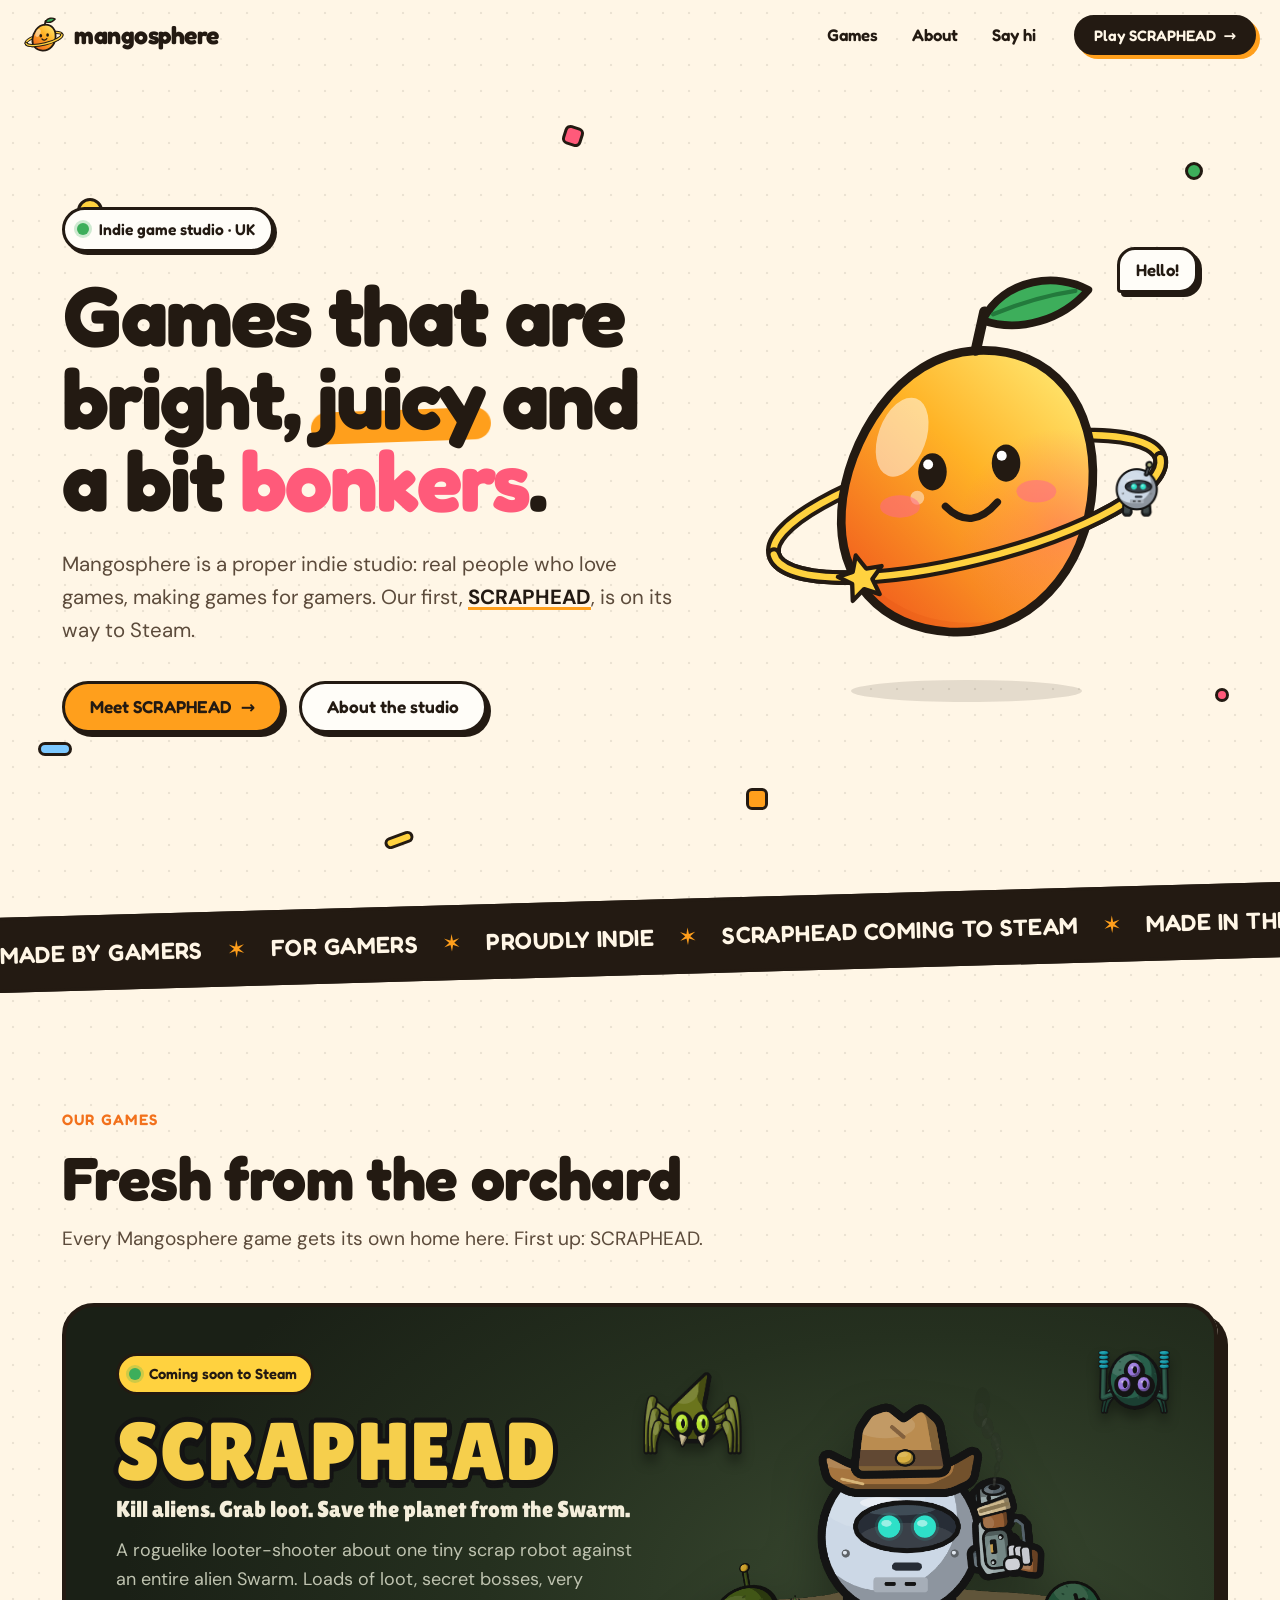
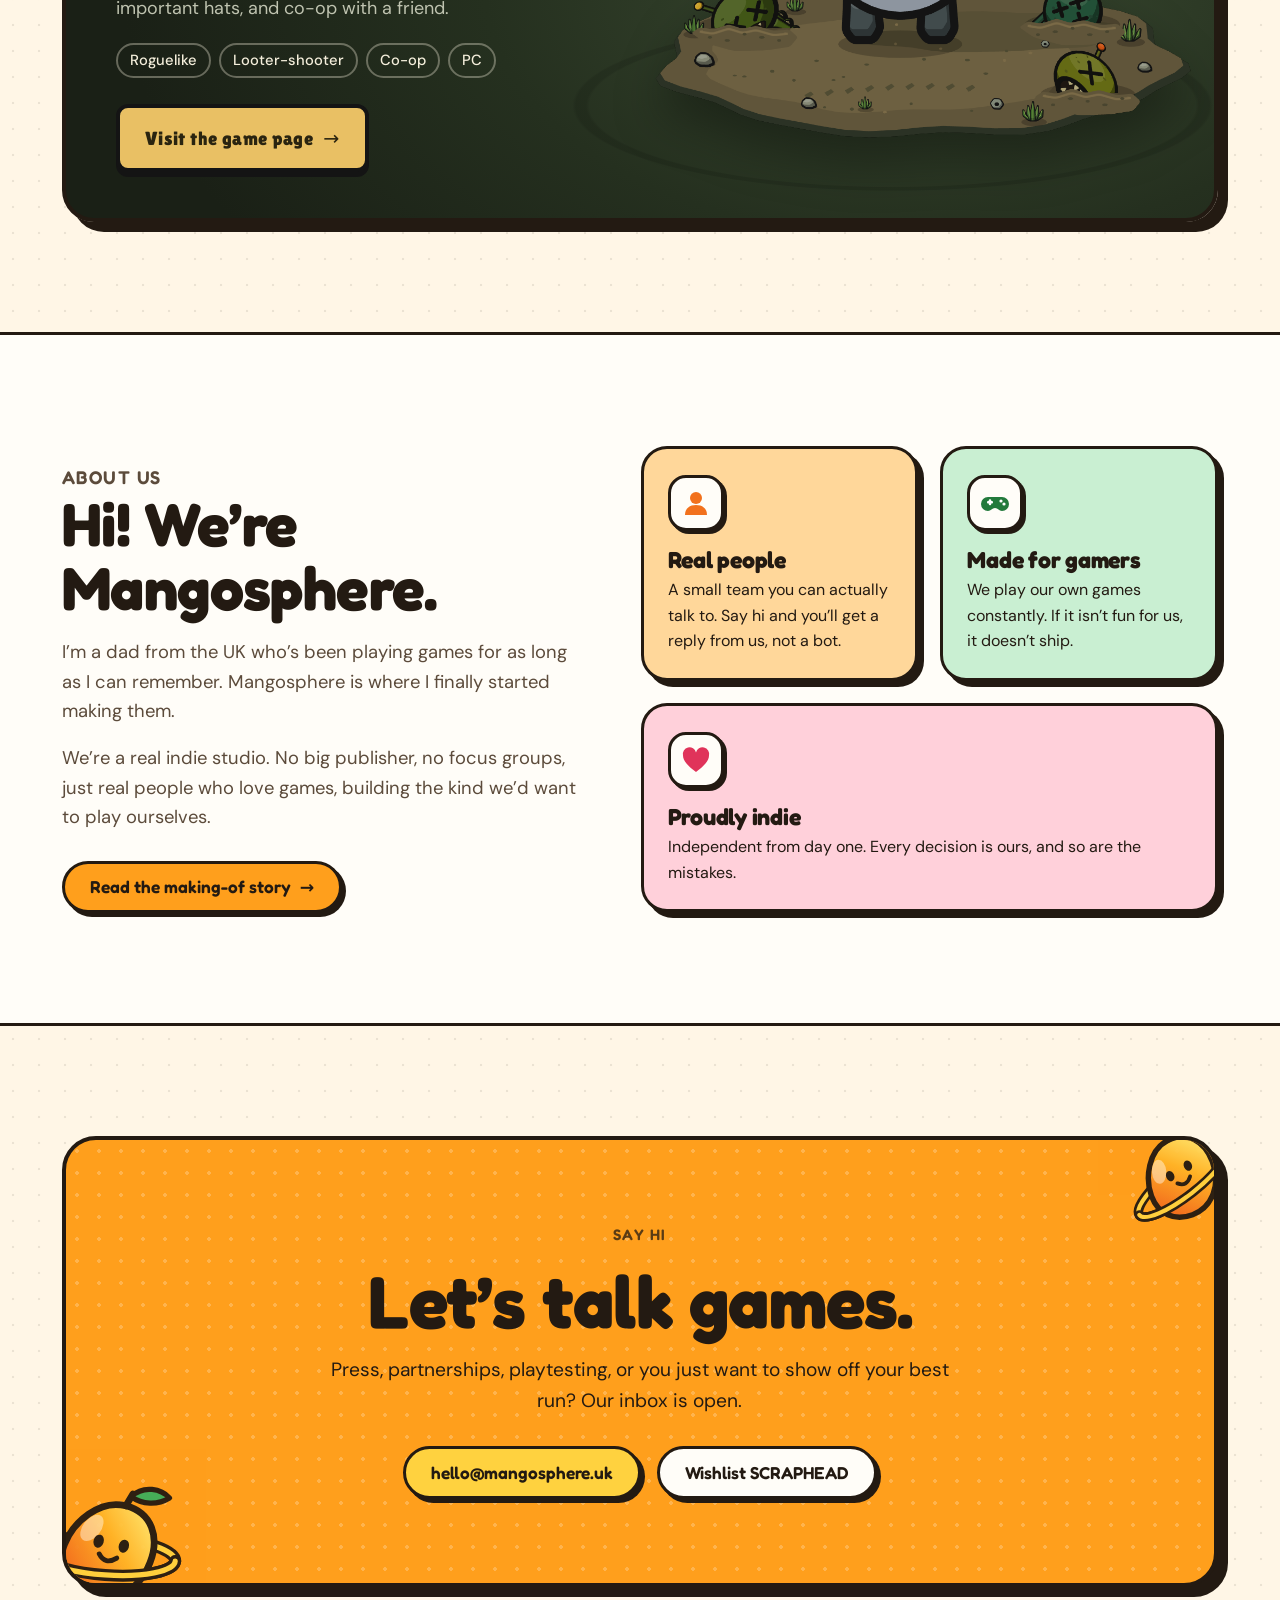
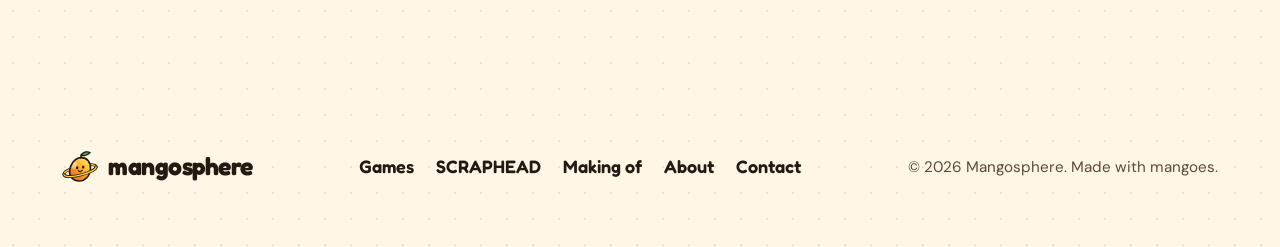
<file: index.html>
<!DOCTYPE html>
<html lang="en">
<head>
  <meta charset="UTF-8" />
  <meta name="viewport" content="width=device-width, initial-scale=1" />
  <title>Mangosphere · independent game studio</title>
  <meta name="description" content="Mangosphere is a UK indie game studio: real people who love games, making games for gamers. Our first game, SCRAPHEAD, is coming to Steam." />
  <meta name="theme-color" content="#fff6e6" />
  <link rel="canonical" href="https://mangosphere.uk/" />
  <meta property="og:title" content="Mangosphere · independent game studio" />
  <meta property="og:description" content="A UK indie studio making games for gamers. Our first, SCRAPHEAD, is coming to Steam." />
  <meta property="og:image" content="https://mangosphere.uk/games/scraphead/img/robot/tableau-cowboy.webp" />
  <meta property="og:url" content="https://mangosphere.uk/" />
  <meta property="og:type" content="website" />
  <meta name="twitter:card" content="summary_large_image" />
  <link rel="icon" href="img/mango.svg" type="image/svg+xml" />

  <link rel="preconnect" href="https://fonts.googleapis.com" />
  <link rel="preconnect" href="https://fonts.gstatic.com" crossorigin />
  <link href="https://fonts.googleapis.com/css2?family=DM+Sans:opsz,wght@9..40,400;9..40,500;9..40,700&family=Fredoka:wght@500;600;700&family=Lilita+One&display=swap" rel="stylesheet" />
  <link rel="stylesheet" href="css/studio.css" />
</head>
<body>

<a class="skip" href="#games">Skip to content</a>

<!-- ============ NAV ============ -->
<header class="nav" id="nav">
  <a class="brand" href="#top" aria-label="Mangosphere home">
    <img src="img/mango.svg" alt="" width="40" height="40" />
    <span>mangosphere</span>
  </a>
  <nav class="nav-links" aria-label="Main">
    <a href="#games">Games</a>
    <a href="#studio">About</a>
    <a href="#contact">Say hi</a>
  </nav>
  <a class="btn btn-ink btn-sm" href="games/scraphead/">Play SCRAPHEAD<span class="arrow" aria-hidden="true">&rarr;</span></a>
</header>

<main>

<!-- ============ HERO ============ -->
<section class="hero" id="top">
  <div class="confetti" aria-hidden="true">
    <i class="c c1"></i><i class="c c2"></i><i class="c c3"></i><i class="c c4"></i><i class="c c5"></i><i class="c c6"></i><i class="c c7"></i>
  </div>
  <div class="wrap hero-grid">
    <div class="hero-copy">
      <p class="pill"><span class="dot" aria-hidden="true"></span>Indie game studio &middot; UK</p>
      <h1>Games that are bright, <span class="hl">juicy</span> and a bit <span class="wiggle">b<i>o</i>nk<i>e</i>rs</span>.</h1>
      <p class="lead">Mangosphere is a proper indie studio: real people who love games, making games for gamers. Our first, <a href="games/scraphead/">SCRAPHEAD</a>, is on its way to Steam.</p>
      <div class="cta-row">
        <a class="btn btn-mango" href="games/scraphead/">Meet SCRAPHEAD<span class="arrow" aria-hidden="true">&rarr;</span></a>
        <a class="btn btn-ghost" href="#studio">About the studio</a>
      </div>
    </div>

    <div class="mascot-wrap">
      <p class="bubble" id="bubble" aria-live="polite">Hello!</p>
      <button class="mascot" id="mascot" type="button" aria-label="Poke the Mangosphere mango">
        <svg viewBox="-8 -2 116 104" aria-hidden="true">
          <defs>
            <linearGradient id="mg" x1=".85" y1=".1" x2=".15" y2=".9">
              <stop offset="0" stop-color="#ffe066" />
              <stop offset=".42" stop-color="#ffb326" />
              <stop offset="1" stop-color="#f2621e" />
            </linearGradient>
            <radialGradient id="blush" cx=".5" cy=".5" r=".5">
              <stop offset="0" stop-color="#ff4f7b" stop-opacity=".42" />
              <stop offset="1" stop-color="#ff4f7b" stop-opacity="0" />
            </radialGradient>
            <clipPath id="fruit-clip">
              <path d="M52 24 C70 23 80 37 79 55 C78 75 64 90 46 89 C30 88 20 77 21 61 C22 45 34 25 52 24 Z" />
            </clipPath>
            <clipPath id="front-half"><rect x="-30" y="60" width="160" height="60" /></clipPath>
            <clipPath id="back-half"><rect x="-30" y="-40" width="160" height="100" /></clipPath>
            <path id="orbit" d="M4 60 A46 12.5 0 1 0 96 60 A46 12.5 0 1 0 4 60" />
            <g id="orb-star">
              <path d="M0 -5.2 L1.6 -1.7 5.2 -1.4 2.4 1 3.2 4.8 0 2.8 -3.2 4.8 -2.4 1 -5.2 -1.4 -1.6 -1.7Z" fill="#ffd23f" stroke="#231a12" stroke-width="1" stroke-linejoin="round" />
            </g>
            <g id="orb-moon">
              <circle r="3.6" fill="#ff5a7a" stroke="#231a12" stroke-width="1" />
              <circle cx="-1.1" cy="-.9" r=".9" fill="#ffb3c2" />
            </g>
            <g id="orb-robot">
              <image href="games/scraphead/img/robot/chassis-scrapper.webp" x="-9" y="-11" width="18" height="18" transform="rotate(14)" />
            </g>
          </defs>

          <!-- ring, back half (+ orbiters passing behind) -->
          <g transform="rotate(-14 50 60)">
            <ellipse cx="50" cy="60" rx="46" ry="12.5" fill="none" stroke="#231a12" stroke-width="3.4" />
            <ellipse cx="50" cy="60" rx="46" ry="12.5" fill="none" stroke="#ffd23f" stroke-width="1.5" />
            <g clip-path="url(#back-half)">
              <use href="#orb-star"><animateMotion dur="14s" repeatCount="indefinite"><mpath href="#orbit" /></animateMotion></use>
              <use href="#orb-robot"><animateMotion dur="14s" begin="-4.7s" repeatCount="indefinite"><mpath href="#orbit" /></animateMotion></use>
              <use href="#orb-moon"><animateMotion dur="14s" begin="-9.3s" repeatCount="indefinite"><mpath href="#orbit" /></animateMotion></use>
            </g>
          </g>

          <!-- the fruit -->
          <g class="fruit">
            <path d="M52 24 C70 23 80 37 79 55 C78 75 64 90 46 89 C30 88 20 77 21 61 C22 45 34 25 52 24 Z" fill="url(#mg)" />
            <g clip-path="url(#fruit-clip)">
              <circle cx="72" cy="66" r="24" fill="url(#blush)" />
              <path d="M22 70 C30 86 50 92 70 82 L80 100 L10 100Z" fill="#d9480f" opacity=".18" />
            </g>
            <path d="M52 24 C70 23 80 37 79 55 C78 75 64 90 46 89 C30 88 20 77 21 61 C22 45 34 25 52 24 Z" fill="none" stroke="#231a12" stroke-width="2" stroke-linejoin="round" />
            <ellipse cx="35" cy="44" rx="5.5" ry="9.5" transform="rotate(20 35 44)" fill="#fff" opacity=".5" />
            <circle cx="38.5" cy="58" r="1.6" fill="#fff" opacity=".45" />
            <path d="M52 24 L54 15" stroke="#231a12" stroke-width="2.4" stroke-linecap="round" />
            <g class="leaf">
              <path d="M53.5 17 C59 7 71 6 78 10 C72 17 62 20 53.5 17 Z" fill="#3dae5b" stroke="#231a12" stroke-width="1.8" stroke-linejoin="round" />
              <path d="M56 15.6 Q66 11.5 75 10.2" fill="none" stroke="#237a3c" stroke-width="1" stroke-linecap="round" />
            </g>
            <g class="face" id="face">
              <ellipse cx="34.5" cy="60" rx="4.6" ry="2.6" fill="#ff6b8b" opacity=".55" />
              <ellipse cx="66" cy="56.5" rx="4.6" ry="2.6" fill="#ff6b8b" opacity=".55" />
              <g class="eye"><g class="pupil"><ellipse cx="42" cy="52" rx="3.3" ry="4.3" fill="#231a12" /><circle cx="41" cy="50.3" r="1.15" fill="#fff" /></g></g>
              <g class="eye"><g class="pupil"><ellipse cx="59" cy="50" rx="3.3" ry="4.3" fill="#231a12" /><circle cx="58" cy="48.3" r="1.15" fill="#fff" /></g></g>
              <path class="mouth" id="mouth" d="M45 60 Q51 66 57 59" fill="none" stroke="#231a12" stroke-width="1.7" stroke-linecap="round" stroke-linejoin="round" />
            </g>
          </g>

          <!-- ring, front half (+ orbiters passing in front) -->
          <g transform="rotate(-14 50 60)">
            <path d="M4 60 A46 12.5 0 0 0 96 60" fill="none" stroke="#231a12" stroke-width="3.4" stroke-linecap="round" />
            <path d="M4 60 A46 12.5 0 0 0 96 60" fill="none" stroke="#ffd23f" stroke-width="1.5" stroke-linecap="round" />
            <g clip-path="url(#front-half)">
              <use href="#orb-star"><animateMotion dur="14s" repeatCount="indefinite"><mpath href="#orbit" /></animateMotion></use>
              <use href="#orb-robot"><animateMotion dur="14s" begin="-4.7s" repeatCount="indefinite"><mpath href="#orbit" /></animateMotion></use>
              <use href="#orb-moon"><animateMotion dur="14s" begin="-9.3s" repeatCount="indefinite"><mpath href="#orbit" /></animateMotion></use>
            </g>
          </g>
        </svg>
      </button>
      <div class="mascot-shadow" aria-hidden="true"></div>
    </div>
  </div>
</section>

<!-- ============ MARQUEE ============ -->
<div class="band-clip" aria-hidden="true">
<div class="band">
  <div class="band-track">
    <span>Made by gamers</span><b>&#10038;</b><span>For gamers</span><b>&#10038;</b><span>Proudly indie</span><b>&#10038;</b><span>SCRAPHEAD coming to Steam</span><b>&#10038;</b><span>Made in the UK</span><b>&#10038;</b>
    <span>Made by gamers</span><b>&#10038;</b><span>For gamers</span><b>&#10038;</b><span>Proudly indie</span><b>&#10038;</b><span>SCRAPHEAD coming to Steam</span><b>&#10038;</b><span>Made in the UK</span><b>&#10038;</b>
  </div>
</div>
</div>

<!-- ============ GAMES ============ -->
<section class="games" id="games">
  <div class="wrap">
    <header class="sec-head reveal">
      <p class="kicker">Our games</p>
      <h2>Fresh from the orchard</h2>
      <p class="sec-lead">Every Mangosphere game gets its own home here. First up: SCRAPHEAD.</p>
    </header>

    <!--
      To add a new game: copy the .game-feature card below, point it at
      games/<your-game>/ and build that page from games/scraphead/ as a template.
    -->
    <a class="game-feature reveal" href="games/scraphead/" id="scraphead-card">
      <div class="gf-copy">
        <span class="badge"><span class="dot" aria-hidden="true"></span>Coming soon to Steam</span>
        <h3 class="gf-title">SCRAPHEAD</h3>
        <p class="gf-tag">Kill aliens. Grab loot. Save the planet from the Swarm.</p>
        <p class="gf-body">A roguelike looter-shooter about one tiny scrap robot against an entire alien Swarm. Loads of loot, secret bosses, very important hats, and co-op with a friend.</p>
        <ul class="tags">
          <li>Roguelike</li><li>Looter-shooter</li><li>Co-op</li><li>PC</li>
        </ul>
        <span class="gf-go">Visit the game page<span class="arrow" aria-hidden="true">&rarr;</span></span>
      </div>
      <div class="gf-art">
        <img class="gf-robot" src="games/scraphead/img/robot/tableau-cowboy.webp" width="1015" height="668" alt="SCRAPHEAD's robot hero in a cowboy hat with a smoking pistol, standing over defeated aliens" />
        <img class="gf-alien a1" src="games/scraphead/img/aliens/alien-skitterling.webp" alt="" />
        <img class="gf-alien a2" src="games/scraphead/img/aliens/alien-shooter.webp" alt="" />
      </div>
    </a>

  </div>
</section>

<!-- ============ STUDIO ============ -->
<section class="studio" id="studio">
  <div class="wrap studio-grid">
    <div class="studio-copy reveal">
      <p class="kicker">About us</p>
      <h2>Hi! We&rsquo;re Mangosphere.</h2>
      <p>I&rsquo;m a dad from the UK who&rsquo;s been playing games for as long as I can remember. Mangosphere is where I finally started making them.</p>
      <p>We&rsquo;re a real indie studio. No big publisher, no focus groups, just real people who love games, building the kind we&rsquo;d want to play ourselves.</p>
      <a class="btn btn-mango story-link" href="games/scraphead/making-of/">Read the making-of story<span class="arrow" aria-hidden="true">&rarr;</span></a>
    </div>
    <div class="values">
      <article class="value v-mango reveal">
        <span class="v-icon" aria-hidden="true"><svg viewBox="0 0 32 32"><circle cx="16" cy="11" r="6" /><path d="M5 28 C5 21 10 18 16 18 C22 18 27 21 27 28 Z" /></svg></span>
        <h3>Real people</h3>
        <p>A small team you can actually talk to. Say hi and you&rsquo;ll get a reply from us, not a bot.</p>
      </article>
      <article class="value v-leaf reveal">
        <span class="v-icon" aria-hidden="true"><svg viewBox="0 0 32 32"><path d="M9 10 H23 A7 7 0 0 1 23 24 C20 24 19 21 16 21 C13 21 12 24 9 24 A7 7 0 0 1 9 10 Z" /><rect x="8" y="14" width="6" height="2.4" rx="1" fill="#fff" /><rect x="9.8" y="12.2" width="2.4" height="6" rx="1" fill="#fff" /><circle cx="22" cy="14" r="1.6" fill="#fff" /><circle cx="25" cy="17" r="1.6" fill="#fff" /></svg></span>
        <h3>Made for gamers</h3>
        <p>We play our own games constantly. If it isn&rsquo;t fun for us, it doesn&rsquo;t ship.</p>
      </article>
      <article class="value v-berry reveal">
        <span class="v-icon" aria-hidden="true"><svg viewBox="0 0 32 32"><path d="M16 28 C8 22 3 17 3 11.5 A6.5 6.5 0 0 1 16 8.5 A6.5 6.5 0 0 1 29 11.5 C29 17 24 22 16 28 Z" /></svg></span>
        <h3>Proudly indie</h3>
        <p>Independent from day one. Every decision is ours, and so are the mistakes.</p>
      </article>
    </div>
  </div>
</section>

<!-- ============ CONTACT ============ -->
<section class="contact" id="contact">
  <div class="wrap">
    <div class="contact-card reveal">
      <img class="contact-mango m1" src="img/mango.svg" alt="" aria-hidden="true" />
      <img class="contact-mango m2" src="img/mango.svg" alt="" aria-hidden="true" />
      <p class="kicker">Say hi</p>
      <h2>Let&rsquo;s talk games.</h2>
      <p>Press, partnerships, playtesting, or you just want to show off your best run? Our inbox is open.</p>
      <div class="cta-row center">
        <a class="btn btn-sun js-email" href="mailto:hello@mangosphere.uk">hello@mangosphere.uk</a>
        <a class="btn btn-ghost" href="games/scraphead/#wishlist">Wishlist SCRAPHEAD</a>
      </div>
    </div>
  </div>
</section>

</main>

<footer class="foot">
  <div class="wrap foot-inner">
    <a class="brand" href="#top">
      <img src="img/mango.svg" alt="" width="36" height="36" />
      <span>mangosphere</span>
    </a>
    <nav class="foot-links" aria-label="Footer">
      <a href="#games">Games</a>
      <a href="games/scraphead/">SCRAPHEAD</a>
      <a href="games/scraphead/making-of/">Making of</a>
      <a href="#studio">About</a>
      <a href="#contact">Contact</a>
    </nav>
    <p class="foot-small">&copy; <span class="js-year">2026</span> Mangosphere. Made with mangoes.</p>
  </div>
</footer>

<script src="js/studio.js"></script>
</body>
</html>
</file>
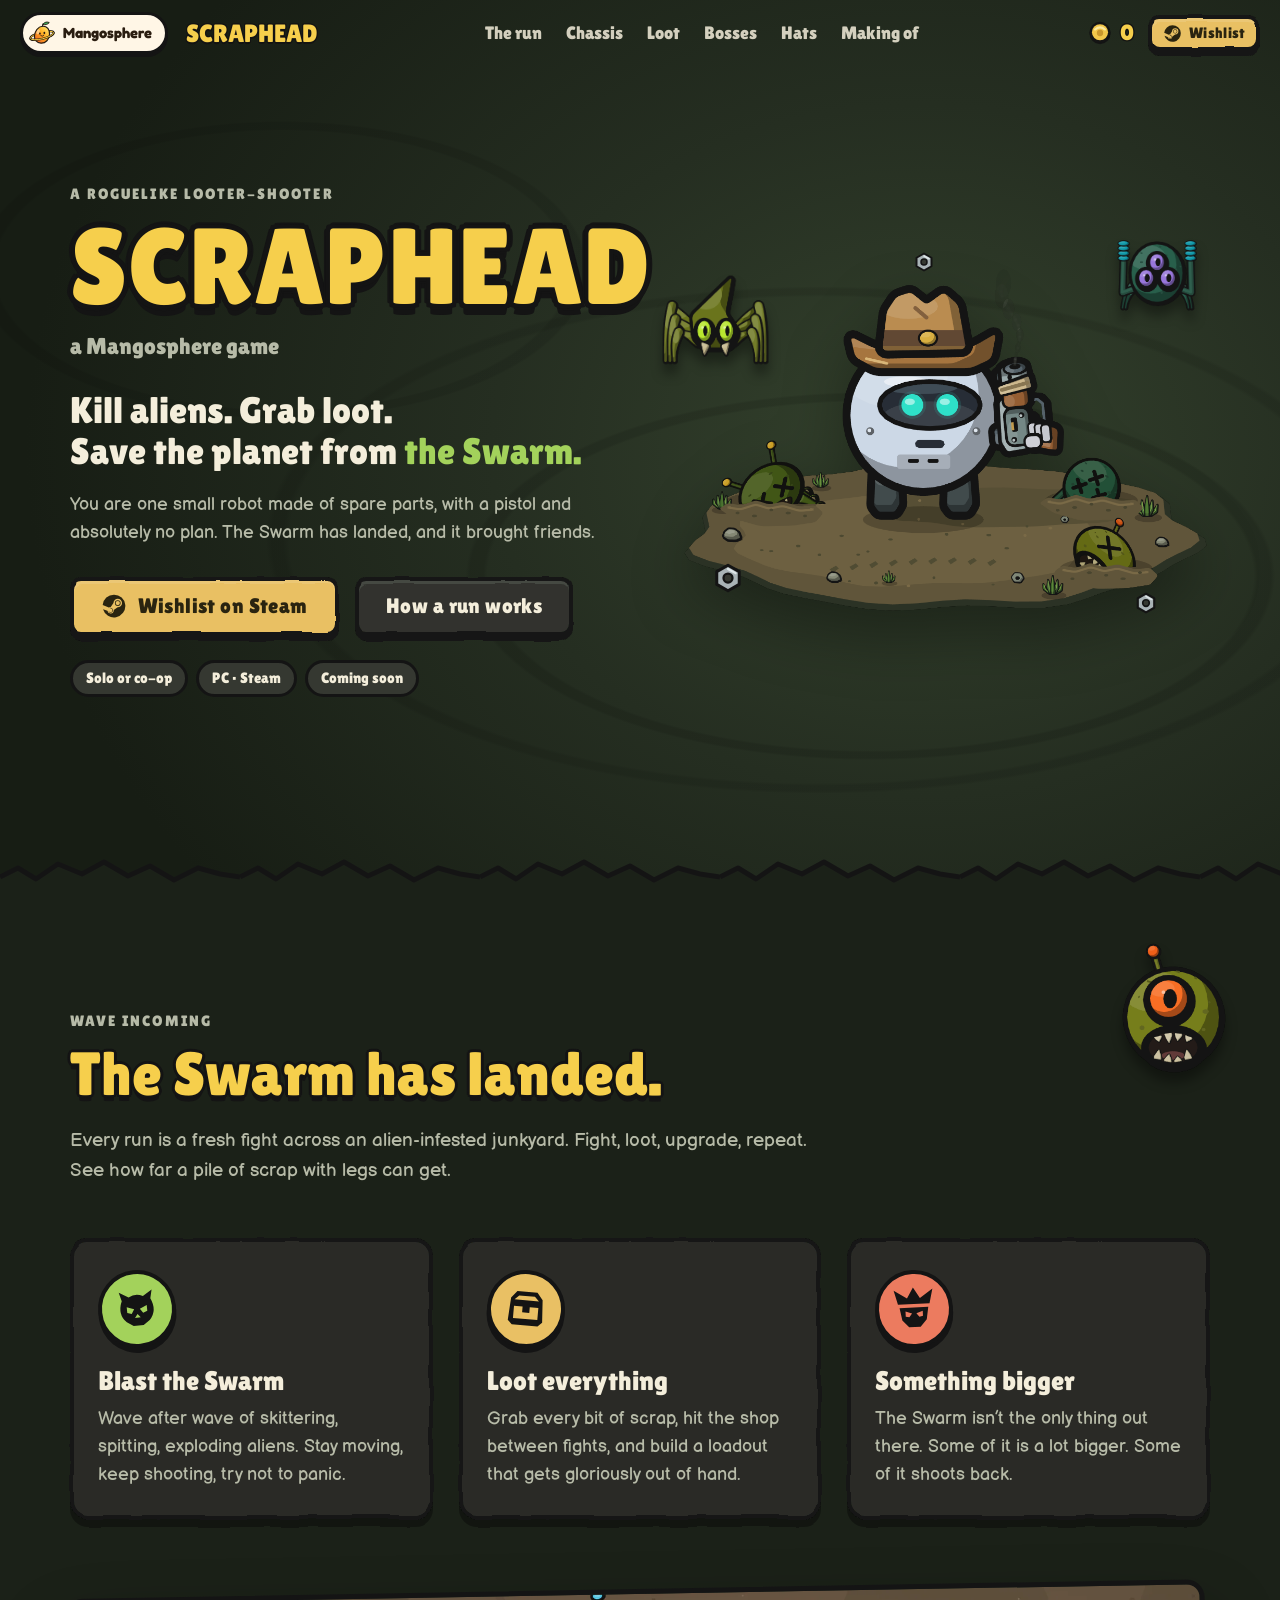
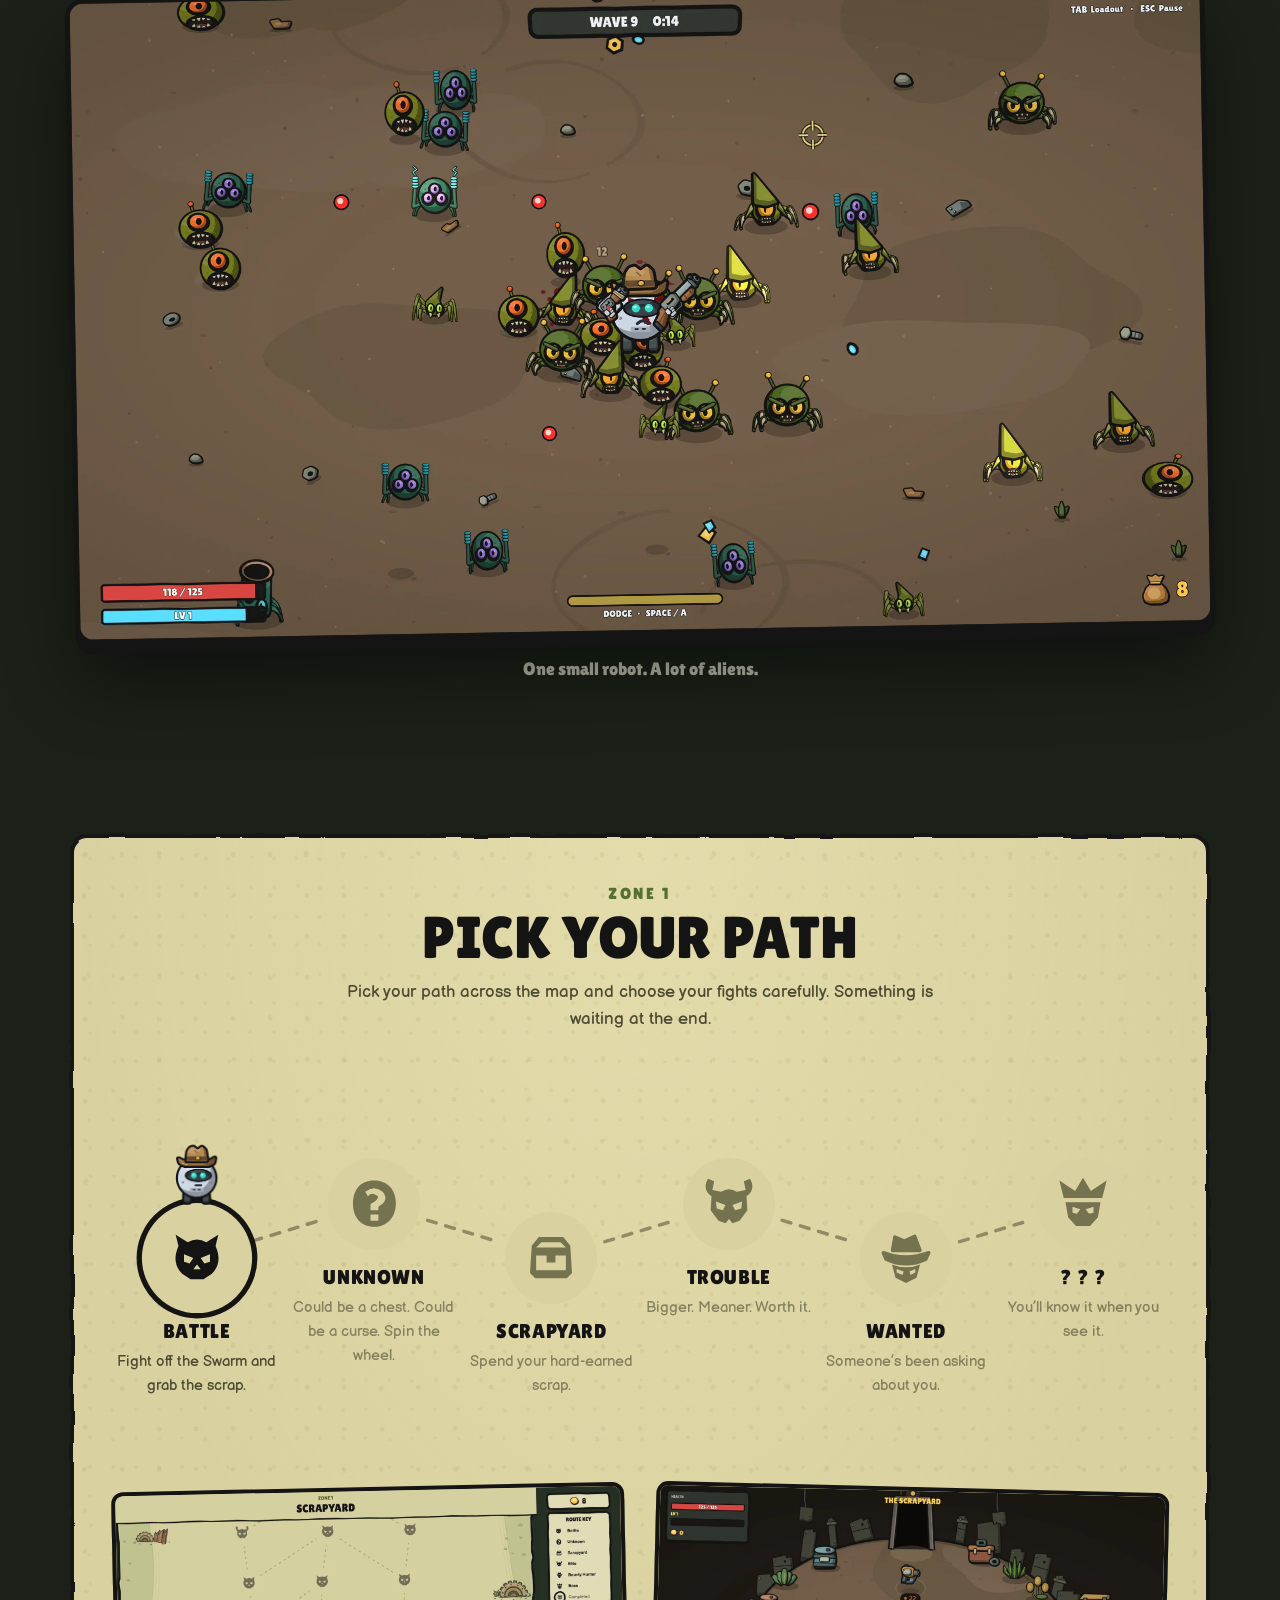
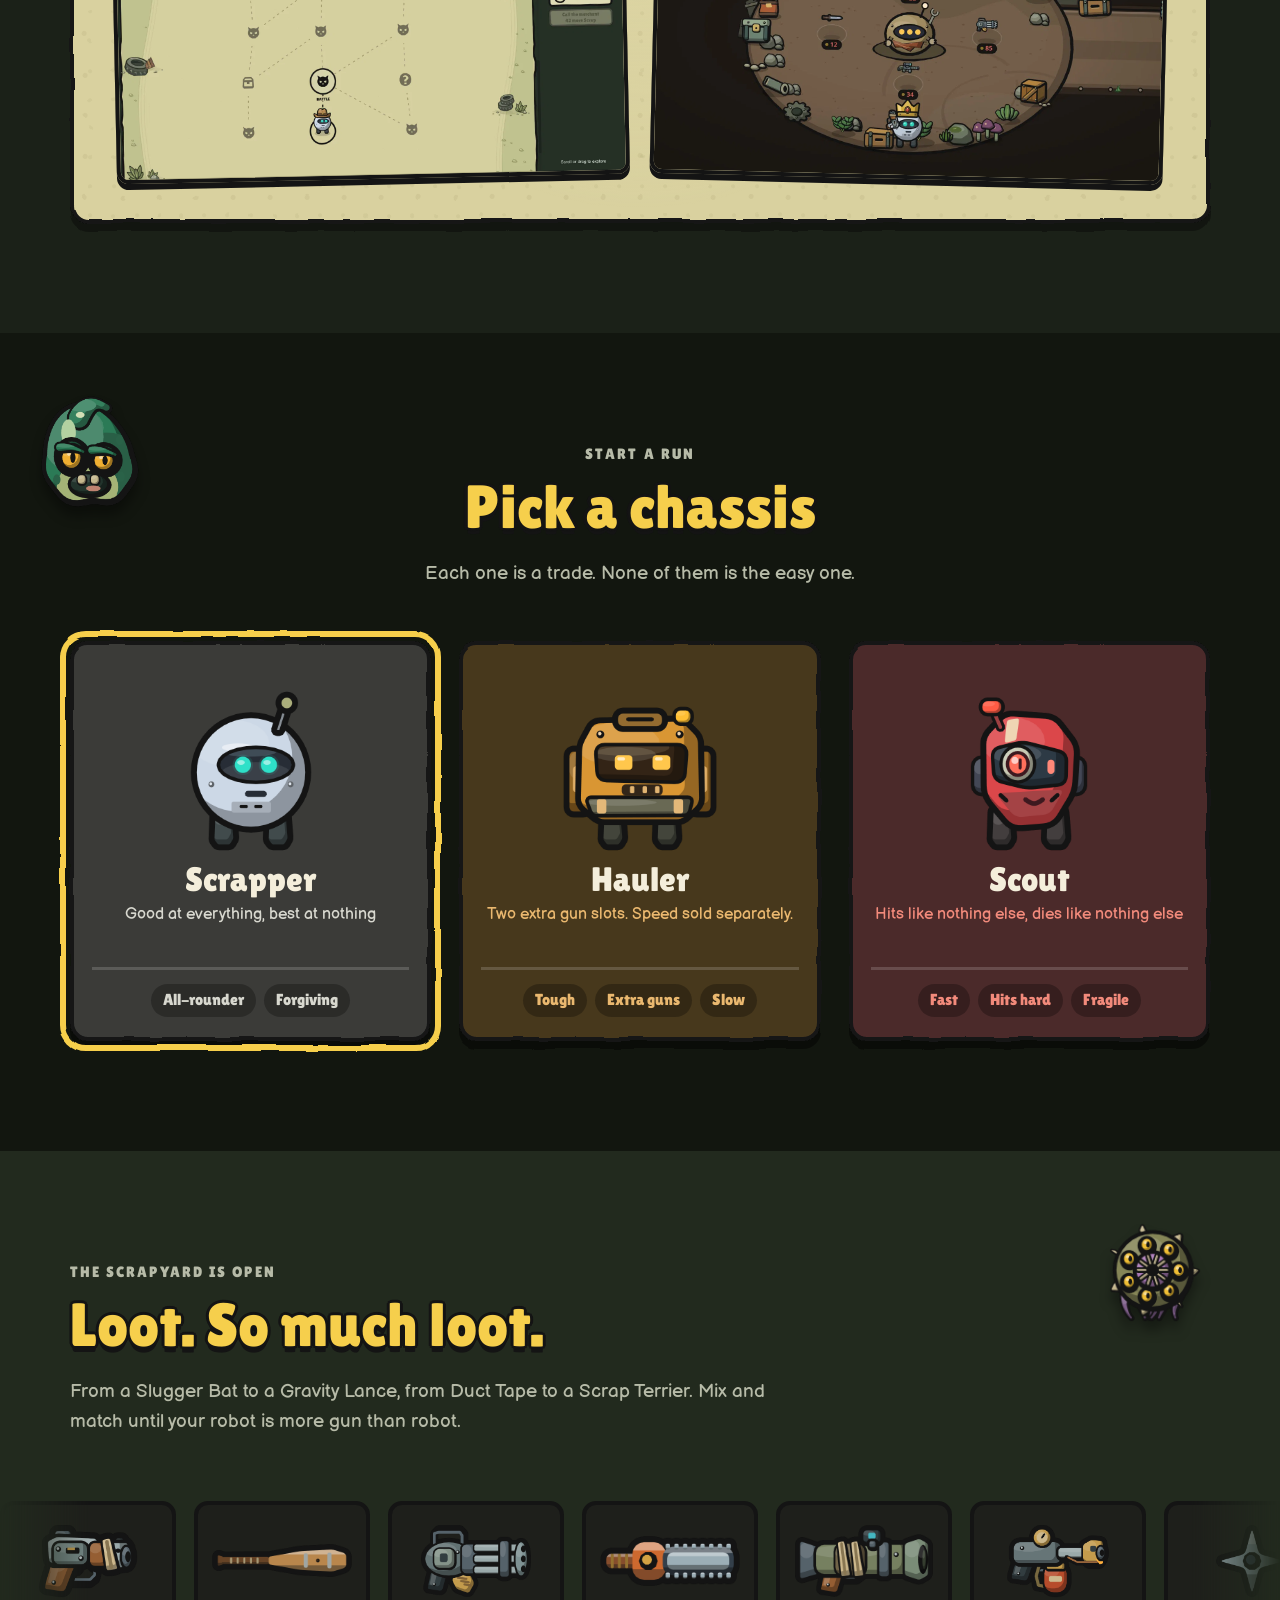
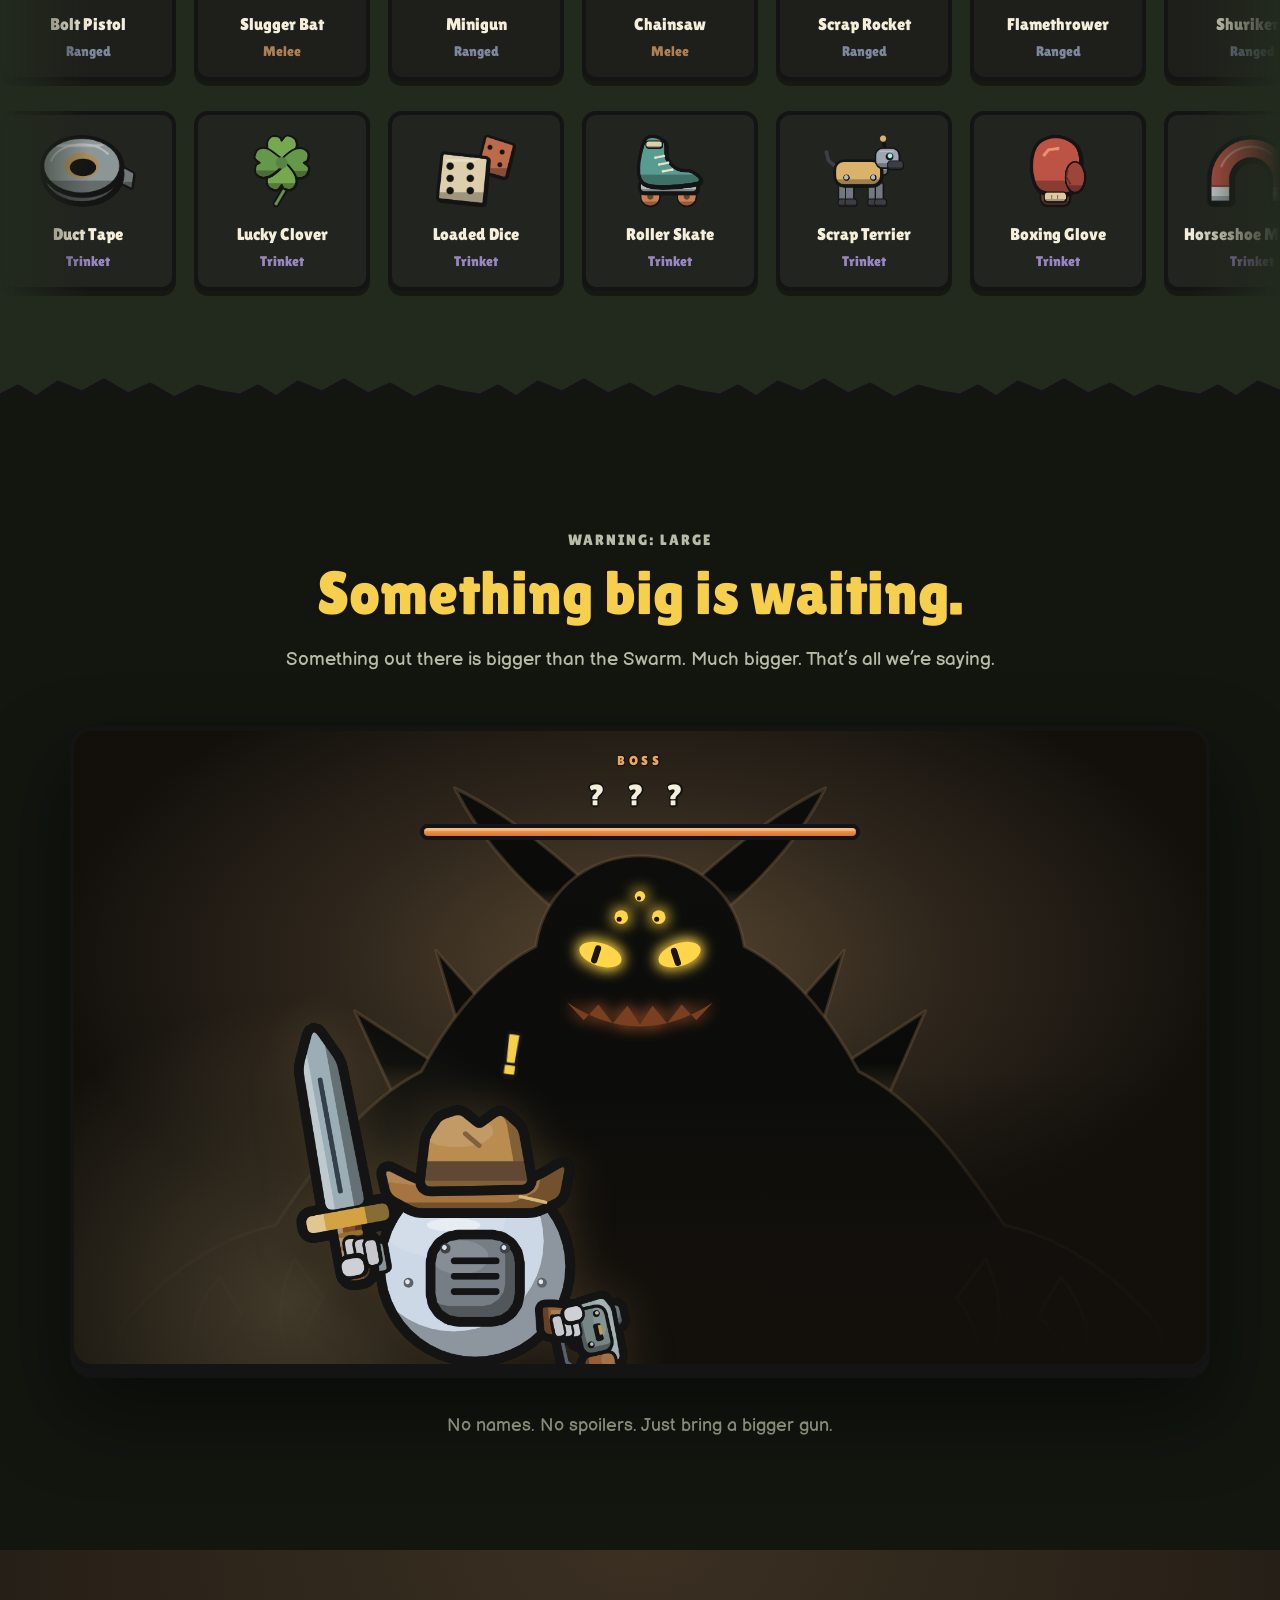
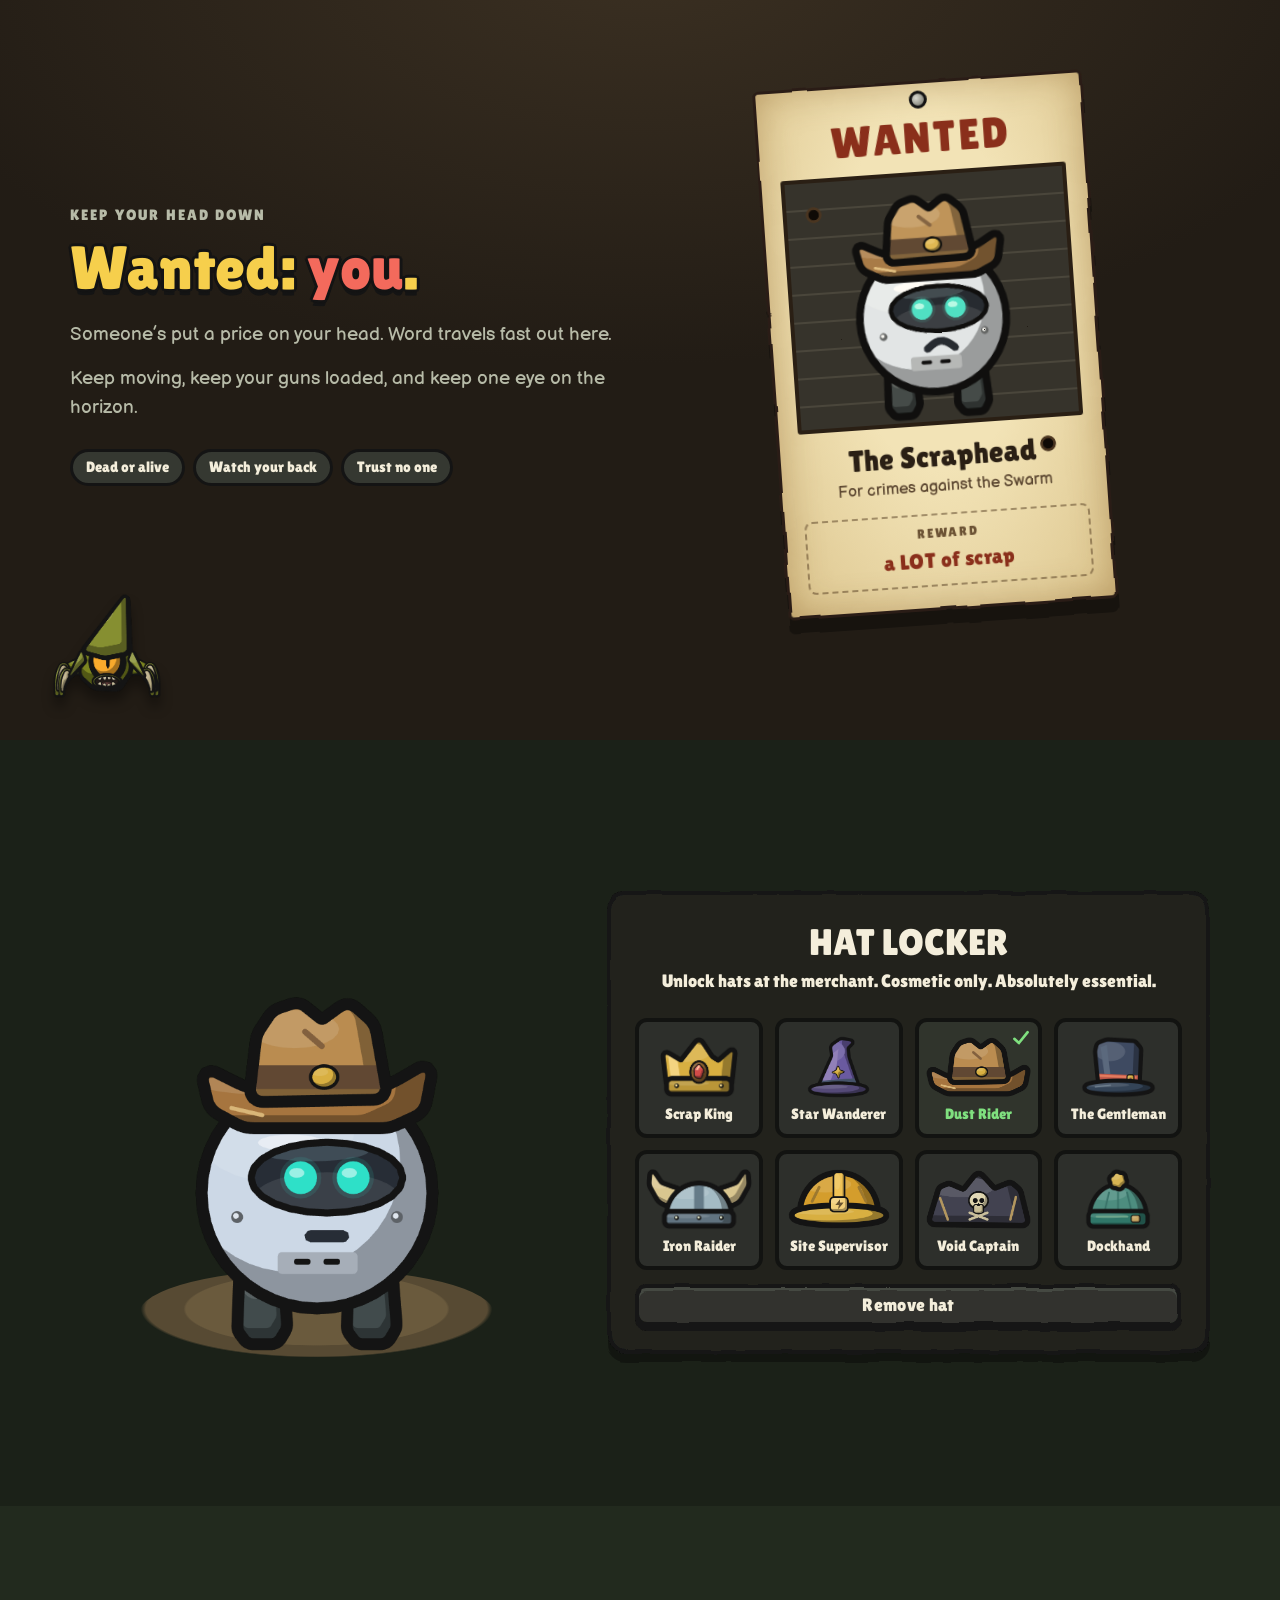
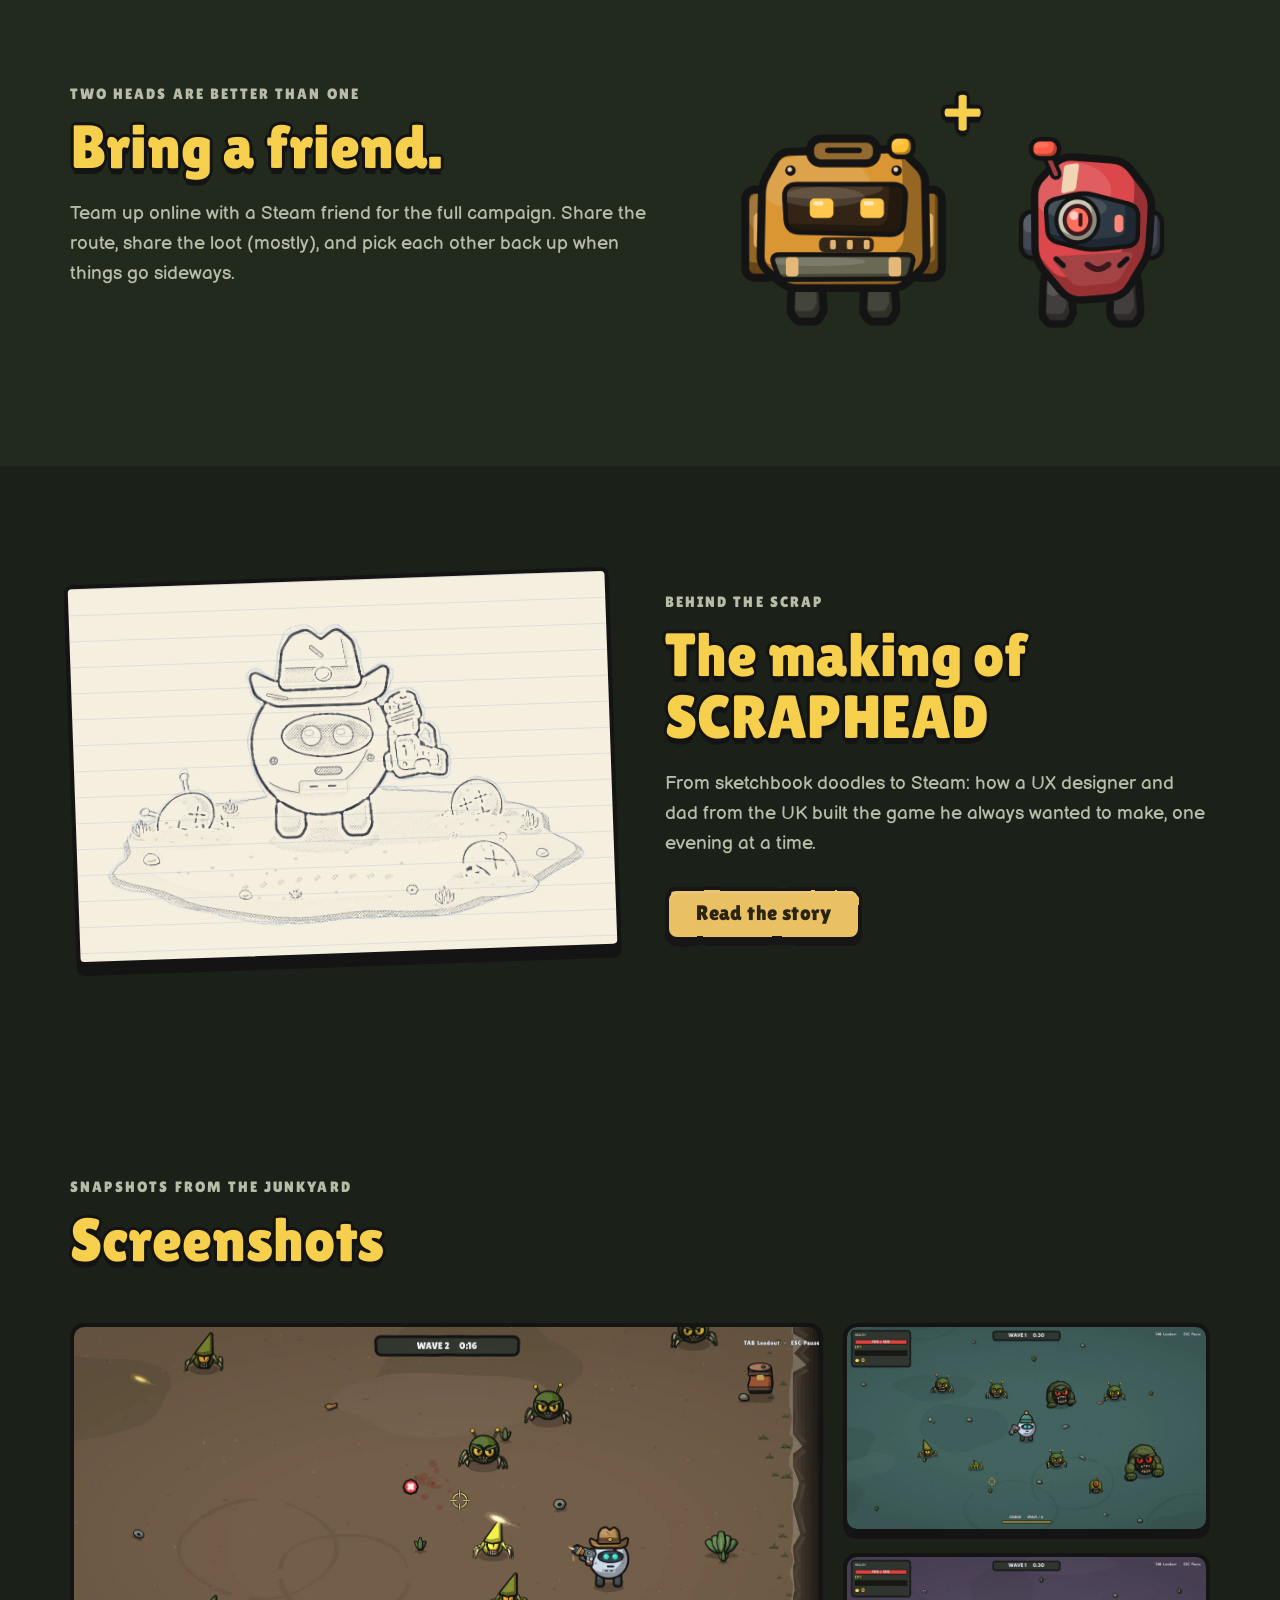
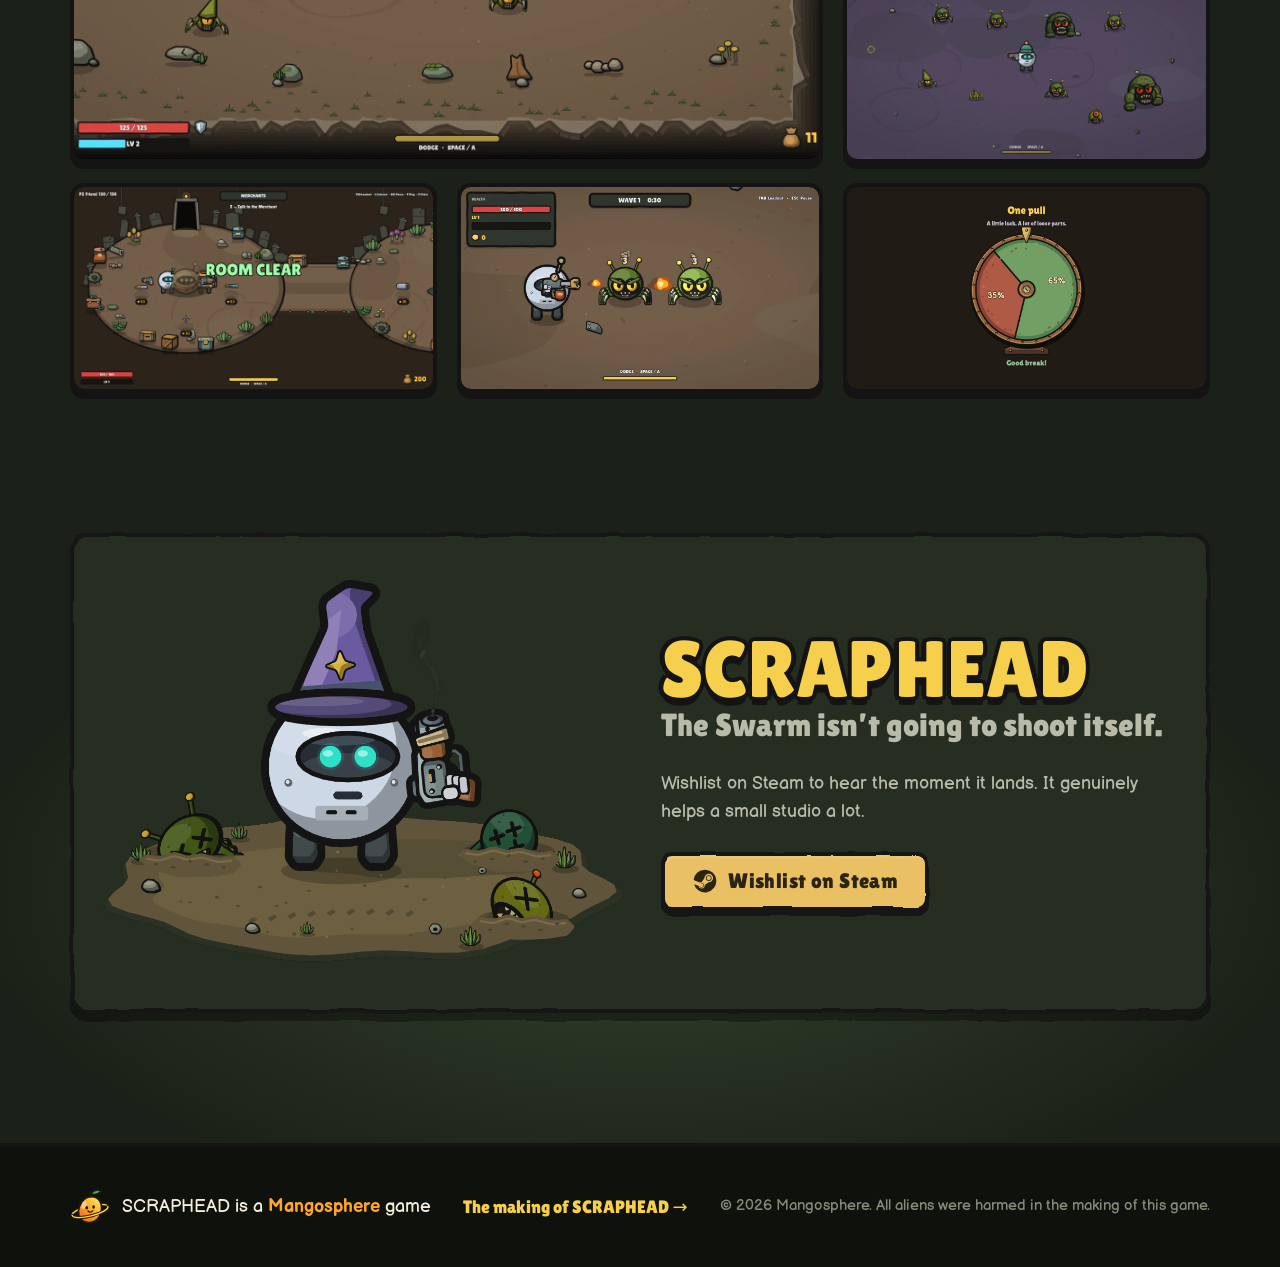
<file: games/scraphead/index.html>
<!DOCTYPE html>
<html lang="en">
<head>
  <meta charset="UTF-8" />
  <meta name="viewport" content="width=device-width, initial-scale=1" />
  <title>SCRAPHEAD · a Mangosphere game</title>
  <meta name="description" content="SCRAPHEAD is a roguelike looter-shooter. Build a scrap robot, blast the alien Swarm, grab all the loot, topple towering bosses and save the planet. Coming to Steam." />
  <meta name="theme-color" content="#1d2419" />
  <meta property="og:title" content="SCRAPHEAD · a Mangosphere game" />
  <meta property="og:description" content="Kill aliens. Grab loot. Save the planet from the Swarm. A roguelike looter-shooter coming to Steam." />
  <meta property="og:image" content="https://mangosphere.uk/games/scraphead/img/robot/tableau-cowboy.webp" />
  <meta property="og:url" content="https://mangosphere.uk/games/scraphead/" />
  <meta name="twitter:card" content="summary_large_image" />
  <link rel="canonical" href="https://mangosphere.uk/games/scraphead/" />
  <meta property="og:type" content="website" />
  <link rel="icon" href="img/favicon.svg" type="image/svg+xml" />

  <link rel="preconnect" href="https://fonts.googleapis.com" />
  <link rel="preconnect" href="https://fonts.gstatic.com" crossorigin />
  <link href="https://fonts.googleapis.com/css2?family=Balsamiq+Sans:wght@400;700&family=Fredoka:wght@700&family=Lilita+One&display=swap" rel="stylesheet" />
  <link rel="stylesheet" href="scraphead.css" />
</head>
<body>

<!-- Shared SVG: the hand-drawn wobble filter, route icons and small UI glyphs. -->
<svg class="sprite" aria-hidden="true" focusable="false">
  <defs>
    <filter id="wobble" x="-5%" y="-5%" width="110%" height="110%">
      <feTurbulence type="fractalNoise" baseFrequency="0.03" numOctaves="2" seed="7" />
      <feDisplacementMap in="SourceGraphic" scale="4" xChannelSelector="R" yChannelSelector="G" />
    </filter>
    <!-- Route icons redrawn from the game's own map key. -->
    <symbol id="i-battle" viewBox="0 0 64 64"><path fill="currentColor" fill-rule="evenodd" d="M12 19 L9 7 L22 15 Q32 9 42 15 L55 7 L52 19 Q60 37 48 49 L39 55 L25 55 L16 49 Q4 37 12 19 Z M18 28 L28 32 L24 38 L18 36 Z M46 28 L36 32 L40 38 L46 36 Z M28 44 L32 39 L36 44 Z"/></symbol>
    <symbol id="i-unknown" viewBox="0 0 64 64"><path fill="currentColor" fill-rule="evenodd" d="M32 5 C16 5 8 16 8 32 C8 48 18 58 32 58 C48 58 57 46 57 31 C57 14 46 5 32 5 Z M22 18 Q32 10 42 18 Q50 28 37 35 L37 39 L28 39 L28 32 Q42 24 33 21 Q29 19 25 23 Z M28 44 L37 44 L37 51 L28 51 Z"/></symbol>
    <symbol id="i-scrapyard" viewBox="0 0 64 64"><path fill="currentColor" fill-rule="evenodd" d="M10 18 L18 8 L46 8 L54 18 L56 49 L50 55 L14 55 L8 49 Z M15 20 L49 20 L43 14 L21 14 Z M15 29 L15 46 L49 46 L49 29 L37 29 L37 37 L27 37 L27 29 Z"/></symbol>
    <symbol id="i-elite" viewBox="0 0 64 64"><path fill="currentColor" fill-rule="evenodd" d="M12 23 Q1 15 8 3 L15 6 L13 16 L23 18 Q32 12 41 18 L51 16 L49 6 L56 3 Q63 15 52 23 L53 39 L44 51 L36 54 L32 49 L28 54 L20 51 L11 39 Z M17 29 L28 33 L25 39 L18 37 Z M47 29 L36 33 L39 39 L46 37 Z"/></symbol>
    <symbol id="i-bounty" viewBox="0 0 96 96"><g fill="currentColor" stroke="currentColor" stroke-width="6" stroke-linejoin="round"><path d="M25 35 29 12 45 19 63 11 72 35Z"/><path d="M9 39Q47 54 87 39L82 50Q48 66 14 50Z"/></g><path fill="currentColor" fill-rule="evenodd" d="M24 59Q48 69 72 59L66 82 48 91 30 82Z M32 67 44 71 42 77 32 73Z M54 71 64 67 64 73 56 77Z"/></symbol>
    <symbol id="i-boss" viewBox="0 0 64 64"><path fill="currentColor" fill-rule="evenodd" d="M10 25 L5 5 L23 17 L32 2 L41 17 L59 5 L54 25 Z M12 30 L52 30 L49 47 L40 57 L24 57 L15 47 Z M20 35 L29 38 L25 43 L20 42 Z M44 35 L35 38 L39 43 L44 42 Z"/></symbol>
    <symbol id="i-coin" viewBox="0 0 40 40"><circle cx="20" cy="21" r="15" fill="#141414"/><circle cx="20" cy="19" r="15" fill="#141414"/><circle cx="20" cy="19" r="11.5" fill="#f2c64a"/><path d="M13 15 Q20 9 27 15" stroke="#fde9a0" stroke-width="3" fill="none" stroke-linecap="round"/><circle cx="20" cy="20" r="4.5" fill="#c9962c"/></symbol>
    <symbol id="i-check" viewBox="0 0 24 24"><path d="M4 13 L9.5 18 L20 5" fill="none" stroke="currentColor" stroke-width="3.2" stroke-linecap="round" stroke-linejoin="round"/></symbol>
    <symbol id="i-steam" viewBox="0 0 32 32"><path fill="currentColor" d="M16 2a14 14 0 0 0-13.94 12.8l7.5 3.1a4 4 0 0 1 2.24-.68h.2l3.34-4.84v-.07a5.28 5.28 0 1 1 5.28 5.28h-.12l-4.77 3.4v.18a3.96 3.96 0 0 1-7.85.76L2.5 19.9A14 14 0 1 0 16 2Zm-5.2 21.24-1.72-.71a2.97 2.97 0 1 0 1.6-4.07l1.78.74a2.19 2.19 0 1 1-1.66 4.04Zm13.35-10.8a3.52 3.52 0 1 0-3.52 3.52 3.52 3.52 0 0 0 3.52-3.52Zm-6.16 0a2.65 2.65 0 1 1 2.64 2.65 2.64 2.64 0 0 1-2.64-2.65Z"/></symbol>
  </defs>
</svg>

<a class="skip" href="#swarm">Skip to content</a>

<!-- ============ NAV ============ -->
<header class="nav" id="nav">
  <a class="nav-back" href="../../" aria-label="Back to Mangosphere">
    <img src="../../img/mango.svg" alt="" width="26" height="26" />
    <span>Mangosphere</span>
  </a>
  <a class="nav-logo" href="#top">SCRAPHEAD</a>
  <nav class="nav-links" aria-label="Page sections">
    <a href="#run">The run</a>
    <a href="#chassis">Chassis</a>
    <a href="#loot">Loot</a>
    <a href="#bosses">Bosses</a>
    <a href="#hats">Hats</a>
    <a href="making-of/">Making of</a>
  </nav>
  <div class="nav-right">
    <div class="scrap-hud" title="Scrap collected. Click the aliens." aria-live="polite">
      <svg aria-hidden="true"><use href="#i-coin"/></svg><span id="scrap">0</span>
    </div>
    <a class="btn btn-gold btn-sm js-steam" href="#wishlist"><svg aria-hidden="true"><use href="#i-steam"/></svg><span>Wishlist</span></a>
  </div>
</header>

<main>

<!-- ============ HERO ============ -->
<section class="hero" id="top">
  <div class="hero-tracks" aria-hidden="true"></div>
  <div class="wrap hero-grid">
    <div class="hero-copy">
      <p class="kicker">A roguelike looter-shooter</p>
      <h1 class="logo-title" aria-label="SCRAPHEAD">
        <span>S</span><span>C</span><span>R</span><span>A</span><span>P</span><span>H</span><span>E</span><span>A</span><span>D</span>
      </h1>
      <p class="by">a Mangosphere game</p>
      <p class="hero-tag">Kill aliens. Grab loot.<br />Save the planet from <em>the Swarm.</em></p>
      <p class="hero-sub">You are one small robot made of spare parts, with a pistol and absolutely no plan. The Swarm has landed, and it brought friends.</p>
      <div class="hero-cta">
        <a class="btn btn-gold btn-lg js-steam" href="#wishlist"><svg aria-hidden="true"><use href="#i-steam"/></svg><span>Wishlist on Steam</span></a>
        <a class="btn btn-lg" href="#run">How a run works</a>
      </div>
      <ul class="chips" aria-label="Game facts">
        <li>Solo or co-op</li>
        <li>PC &middot; Steam</li>
        <li>Coming soon</li>
      </ul>
    </div>
    <div class="hero-art">
      <img class="hero-robot" src="img/robot/tableau-cowboy.webp" width="1015" height="668" alt="The Scraphead robot in a cowboy hat, holding a smoking pistol over three defeated aliens" />
      <button class="alien alien-hero-a" type="button" aria-label="Zap an alien"><img src="img/aliens/alien-shooter.webp" alt="" /></button>
      <button class="alien alien-hero-b" type="button" aria-label="Zap an alien"><img src="img/aliens/alien-skitterling.webp" alt="" /></button>
      <span class="nut n1" aria-hidden="true"></span><span class="nut n2" aria-hidden="true"></span><span class="nut n3" aria-hidden="true"></span>
    </div>
  </div>
  <div class="rock-edge" aria-hidden="true"></div>
</section>

<!-- ============ THE PITCH ============ -->
<section class="swarm" id="swarm">
  <button class="alien peek-swarm" type="button" aria-label="Zap an alien"><img src="img/aliens/alien-bloatmite.webp" alt="" loading="lazy" /></button>
  <div class="wrap">
    <header class="sec-head reveal">
      <p class="kicker">Wave incoming</p>
      <h2 class="title">The Swarm has landed.</h2>
      <p class="lede">Every run is a fresh fight across an alien-infested junkyard. Fight, loot, upgrade, repeat. See how far a pile of scrap with legs can get.</p>
    </header>

    <div class="pillars">
      <article class="pillar ink reveal">
        <div class="pillar-icon"><svg aria-hidden="true"><use href="#i-battle"/></svg></div>
        <h3>Blast the Swarm</h3>
        <p>Wave after wave of skittering, spitting, exploding aliens. Stay moving, keep shooting, try not to panic.</p>
      </article>
      <article class="pillar ink reveal">
        <div class="pillar-icon"><svg aria-hidden="true"><use href="#i-scrapyard"/></svg></div>
        <h3>Loot everything</h3>
        <p>Grab every bit of scrap, hit the shop between fights, and build a loadout that gets gloriously out of hand.</p>
      </article>
      <article class="pillar ink reveal">
        <div class="pillar-icon"><svg aria-hidden="true"><use href="#i-boss"/></svg></div>
        <h3>Something bigger</h3>
        <p>The Swarm isn&rsquo;t the only thing out there. Some of it is a lot bigger. Some of it shoots back.</p>
      </article>
    </div>

    <figure class="screen reveal">
      <div class="screen-frame">
        <img src="img/shots/arena-swarm.webp" width="1920" height="1080" loading="lazy" alt="Gameplay: the Scraphead robot in a cowboy hat, guns drawn, in the middle of the arena as a crowd of aliens closes in" />
      </div>
      <figcaption>One small robot. A lot of aliens.</figcaption>
    </figure>

  </div>
</section>

<!-- ============ THE RUN (route map) ============ -->
<section class="run" id="run">
  <div class="wrap">
    <div class="map ink reveal">
      <header class="map-head">
        <p class="map-zone">Zone 1</p>
        <h2 class="map-title">Pick your path</h2>
        <p class="map-sub">Pick your path across the map and choose your fights carefully. Something is waiting at the end.</p>
      </header>

      <ol class="route" id="route">
        <li class="node" data-step="0">
          <button type="button" class="node-btn" aria-pressed="true"><svg aria-hidden="true"><use href="#i-battle"/></svg></button>
          <h3>Battle</h3>
          <p>Fight off the Swarm and grab the scrap.</p>
        </li>
        <li class="node" data-step="1">
          <button type="button" class="node-btn" aria-pressed="false"><svg aria-hidden="true"><use href="#i-unknown"/></svg></button>
          <h3>Unknown</h3>
          <p>Could be a chest. Could be a curse. Spin the wheel.</p>
        </li>
        <li class="node" data-step="2">
          <button type="button" class="node-btn" aria-pressed="false"><svg aria-hidden="true"><use href="#i-scrapyard"/></svg></button>
          <h3>Scrapyard</h3>
          <p>Spend your hard-earned scrap.</p>
        </li>
        <li class="node" data-step="3">
          <button type="button" class="node-btn" aria-pressed="false"><svg aria-hidden="true"><use href="#i-elite"/></svg></button>
          <h3>Trouble</h3>
          <p>Bigger. Meaner. Worth it.</p>
        </li>
        <li class="node" data-step="4">
          <button type="button" class="node-btn" aria-pressed="false"><svg aria-hidden="true"><use href="#i-bounty"/></svg></button>
          <h3>Wanted</h3>
          <p>Someone&rsquo;s been asking about you.</p>
        </li>
        <li class="node" data-step="5">
          <button type="button" class="node-btn" aria-pressed="false"><svg aria-hidden="true"><use href="#i-boss"/></svg></button>
          <h3>? ? ?</h3>
          <p>You&rsquo;ll know it when you see it.</p>
        </li>
      </ol>
      <img class="route-robot" id="route-robot" src="img/robot/wear-cowboy.webp" alt="" aria-hidden="true" />

      <div class="map-shots">
        <img src="img/shots/route-map.webp" width="1600" height="900" loading="lazy" alt="The Zone 1 Scrapyard route map, with the robot about to enter a battle" />
        <img src="img/shots/scrapyard.webp" width="1600" height="900" loading="lazy" alt="The Scrapyard shop, a round dirt clearing with weapons for sale around a friendly merchant robot" />
      </div>
    </div>
  </div>
</section>

<!-- ============ CHASSIS ============ -->
<section class="chassis" id="chassis">
  <button class="alien peek-chassis" type="button" aria-label="Zap an alien"><img src="img/aliens/alien-tank.webp" alt="" loading="lazy" /></button>
  <div class="wrap">
    <header class="sec-head center reveal">
      <p class="kicker">Start a run</p>
      <h2 class="title">Pick a chassis</h2>
      <p class="lede">Each one is a trade. None of them is the easy one.</p>
    </header>

    <div class="chassis-row" role="radiogroup" aria-label="Chassis">
      <button class="chassis-card is-picked reveal" data-tone="scrapper" role="radio" aria-checked="true" type="button">
        <img class="chassis-art" src="img/robot/chassis-scrapper.webp" width="640" height="640" alt="" />
        <span class="chassis-name">Scrapper</span>
        <span class="chassis-tag">Good at everything, best at nothing</span>
        <span class="traits"><span>All-rounder</span><span>Forgiving</span></span>
      </button>

      <button class="chassis-card reveal" data-tone="hauler" role="radio" aria-checked="false" type="button">
        <img class="chassis-art" src="img/robot/chassis-hauler.webp" width="640" height="640" alt="" />
        <span class="chassis-name">Hauler</span>
        <span class="chassis-tag">Two extra gun slots. Speed sold separately.</span>
        <span class="traits"><span>Tough</span><span>Extra guns</span><span>Slow</span></span>
      </button>

      <button class="chassis-card reveal" data-tone="scout" role="radio" aria-checked="false" type="button">
        <img class="chassis-art" src="img/robot/chassis-filament.webp" width="640" height="640" alt="" />
        <span class="chassis-name">Scout</span>
        <span class="chassis-tag">Hits like nothing else, dies like nothing else</span>
        <span class="traits"><span>Fast</span><span>Hits hard</span><span>Fragile</span></span>
      </button>
    </div>
    
  </div>
</section>

<!-- ============ LOOT ============ -->
<section class="loot" id="loot">
  <button class="alien peek-loot" type="button" aria-label="Zap an alien"><img src="img/aliens/alien-chorus_node.webp" alt="" loading="lazy" /></button>
  <div class="wrap">
    <header class="sec-head reveal">
      <p class="kicker">The Scrapyard is open</p>
      <h2 class="title">Loot. So much loot.</h2>
      <p class="lede">From a Slugger Bat to a Gravity Lance, from Duct Tape to a Scrap Terrier. Mix and match until your robot is more gun than robot.</p>
    </header>
  </div>

  <div class="marquee" aria-label="Some of the weapons">
    <div class="marquee-track" id="weapons-track"></div>
  </div>
  <div class="marquee reverse" aria-label="Some of the trinkets">
    <div class="marquee-track" id="trinkets-track"></div>
  </div>

  <div class="wrap">
  </div>
</section>

<!-- ============ BOSSES (kept secret on purpose) ============ -->
<section class="bosses" id="bosses">
  <div class="rock-edge top" aria-hidden="true"></div>
  <div class="wrap">
    <header class="sec-head center reveal">
      <p class="kicker">Warning: large</p>
      <h2 class="title">Something big is waiting.</h2>
      <p class="lede">Something out there is bigger than the Swarm. Much bigger. That&rsquo;s all we&rsquo;re saying.</p>
    </header>

    <div class="lair reveal" id="lair">
      <div class="boss-hud" aria-hidden="true">
        <span class="boss-hud-tag">Boss</span>
        <span class="boss-hud-name">? ? ?</span>
        <span class="boss-hud-bar"><i></i></span>
      </div>

      <button class="beast" id="beast" type="button" aria-label="Poke the shadow. If you dare.">
        <svg viewBox="0 0 1000 620" aria-hidden="true">
          <defs>
            <linearGradient id="beast-fill" x1="0" y1="0" x2="0" y2="1">
              <stop offset="0" stop-color="#0d0e0c" />
              <stop offset=".8" stop-color="#0a0b09" />
              <stop offset="1" stop-color="#0a0b09" stop-opacity="0" />
            </linearGradient>
            <filter id="glow" x="-100%" y="-100%" width="300%" height="300%">
              <feGaussianBlur stdDeviation="7" result="b" />
              <feMerge><feMergeNode in="b" /><feMergeNode in="b" /><feMergeNode in="SourceGraphic" /></feMerge>
            </filter>
          </defs>
          <g class="beast-body">
            <g fill="url(#beast-fill)" stroke="#6a563a" stroke-opacity=".45" stroke-width="3" stroke-linejoin="round">
              <path d="M450 92 C410 56 368 22 322 0 C338 32 366 74 424 122 Z" />
              <path d="M550 92 C590 56 632 22 678 0 C662 32 634 74 576 122 Z" />
              <path d="M262 292 L226 214 L306 266 Z M326 230 L304 156 L356 214 Z M740 292 L774 214 L694 266 Z M674 230 L696 156 L644 214 Z" />
              <path d="M0 640 L0 520 C40 470 92 432 150 420 C190 360 232 302 290 272 C322 212 360 172 400 152 C404 122 420 96 446 80 C480 60 520 60 554 80 C580 96 596 122 600 152 C640 172 678 212 710 272 C768 302 810 360 850 420 C908 432 960 470 1000 520 L1000 640 Z" />
              <path d="M96 470 C70 500 62 540 78 580 C84 552 96 526 118 506 Z M168 452 C150 488 150 530 172 566 C172 536 180 510 196 490 Z M904 470 C930 500 938 540 922 580 C916 552 904 526 882 506 Z M832 452 C850 488 850 530 828 566 C828 536 820 510 804 490 Z" />
            </g>
            <path class="beast-maw" d="M430 206 L446 223 L460 208 L474 226 L488 209 L500 227 L512 209 L526 226 L540 208 L554 223 L570 206 Q500 252 430 206 Z" fill="#ff7a3c" filter="url(#glow)" />
            <g class="beast-eyes" filter="url(#glow)">
              <g class="beast-eye"><ellipse cx="462" cy="160" rx="21" ry="11" transform="rotate(18 462 160)" fill="#ffd54a" /><rect x="455" y="152" width="6" height="18" rx="3" transform="rotate(18 462 160)" fill="#1a1204" /></g>
              <g class="beast-eye"><ellipse cx="538" cy="160" rx="21" ry="11" transform="rotate(-18 538 160)" fill="#ffd54a" /><rect x="531" y="152" width="6" height="18" rx="3" transform="rotate(-18 538 160)" fill="#1a1204" /></g>
              <g class="beast-eye small"><circle cx="482" cy="124" r="6.5" fill="#ffd54a" /><circle cx="480" cy="126" r="2.4" fill="#1a1204" /></g>
              <g class="beast-eye small"><circle cx="518" cy="124" r="6.5" fill="#ffd54a" /><circle cx="516" cy="126" r="2.4" fill="#1a1204" /></g>
              <g class="beast-eye small"><circle cx="500" cy="104" r="5" fill="#ffd54a" /><circle cx="499" cy="106" r="2" fill="#1a1204" /></g>
            </g>
          </g>
        </svg>
      </button>

      <div class="motes" aria-hidden="true"><i></i><i></i><i></i><i></i><i></i><i></i><i></i><i></i></div>
      <div class="fog" aria-hidden="true"></div>

      <div class="lair-hero">
        <img src="img/robot/back-sword.webp" width="609" height="699" loading="lazy" alt="The Scraphead robot seen from behind, sword raised and pistol held low, facing an enormous shadowy beast with glowing eyes" />
        <span class="gasp" aria-hidden="true">!</span>
      </div>
    </div>
    <p class="note reveal">No names. No spoilers. Just bring a bigger gun.</p>
  </div>
</section>

<!-- ============ BOUNTY HUNTERS (also secret) ============ -->
<section class="bounties" id="bounties">
  <button class="alien peek-bounty" type="button" aria-label="Zap an alien"><img src="img/aliens/alien-charger.webp" alt="" loading="lazy" /></button>
  <div class="wrap bounty-grid">
    <div class="bounty-copy reveal">
      <p class="kicker">Keep your head down</p>
      <h2 class="title">Wanted: <span class="you">you</span>.</h2>
      <p class="lede">Someone&rsquo;s put a price on your head. Word travels fast out here.</p>
      <p class="lede">Keep moving, keep your guns loaded, and keep one eye on the horizon.</p>
      <ul class="chips bounty-chips">
        <li>Dead or alive</li>
        <li>Watch your back</li>
        <li>Trust no one</li>
      </ul>
    </div>
    <div class="bounty-art reveal">
      <button class="poster poster-you" id="poster" type="button" aria-label="Your own wanted poster. Go on, shoot it.">
        <span class="poster-head">Wanted</span>
        <span class="mug"><img src="img/robot/mugshot.webp" alt="" loading="lazy" /></span>
        <span class="poster-name">The Scraphead</span>
        <span class="poster-crime">For crimes against the Swarm</span>
        <span class="poster-reward">Reward <b>a LOT of scrap</b></span>
        <span class="hole" style="left:16%; top:24%"></span>
        <span class="hole" style="left:82%; top:70%"></span>
      </button>
    </div>
  </div>
</section>

<!-- ============ HAT LOCKER ============ -->
<section class="hats" id="hats">
  <div class="wrap hats-grid">
    <div class="hat-stage reveal">
      <div class="hat-spot" aria-hidden="true"></div>
      <img class="hat-robot" id="hat-robot" src="img/robot/wear-cowboy.webp" width="600" height="780" alt="The Scraphead robot wearing the Dust Rider hat" />
    </div>
    <div class="locker ink reveal">
      <h2 class="locker-title">Hat Locker</h2>
      <p class="locker-sub">Unlock hats at the merchant. Cosmetic only. Absolutely essential.</p>
      <div class="hat-grid" id="hat-grid" role="radiogroup" aria-label="Hats">
        <button type="button" role="radio" aria-checked="false" data-hat="crown"><img src="img/hats/hat-crown.webp" alt="" /><span>Scrap King</span></button>
        <button type="button" role="radio" aria-checked="false" data-hat="wizard"><img src="img/hats/hat-wizard.webp" alt="" /><span>Star Wanderer</span></button>
        <button type="button" role="radio" aria-checked="true" data-hat="cowboy"><img src="img/hats/hat-cowboy.webp" alt="" /><span>Dust Rider</span></button>
        <button type="button" role="radio" aria-checked="false" data-hat="top_hat"><img src="img/hats/hat-top_hat.webp" alt="" /><span>The Gentleman</span></button>
        <button type="button" role="radio" aria-checked="false" data-hat="viking"><img src="img/hats/hat-viking.webp" alt="" /><span>Iron Raider</span></button>
        <button type="button" role="radio" aria-checked="false" data-hat="hard_hat"><img src="img/hats/hat-hard_hat.webp" alt="" /><span>Site Supervisor</span></button>
        <button type="button" role="radio" aria-checked="false" data-hat="pirate"><img src="img/hats/hat-pirate.webp" alt="" /><span>Void Captain</span></button>
        <button type="button" role="radio" aria-checked="false" data-hat="beanie"><img src="img/hats/hat-beanie.webp" alt="" /><span>Dockhand</span></button>
      </div>
      <button type="button" class="btn btn-block" id="hat-off">Remove hat</button>
    </div>
  </div>
</section>

<!-- ============ CO-OP ============ -->
<section class="coop">
  <div class="wrap coop-grid">
    <div class="coop-copy reveal">
      <p class="kicker">Two heads are better than one</p>
      <h2 class="title">Bring a friend.</h2>
      <p class="lede">Team up online with a Steam friend for the full campaign. Share the route, share the loot (mostly), and pick each other back up when things go sideways.</p>
    </div>
    <div class="coop-art reveal" aria-hidden="true">
      <img src="img/robot/chassis-hauler.webp" alt="" class="coop-a" />
      <img src="img/robot/chassis-filament.webp" alt="" class="coop-b" />
      <span class="coop-heart">+</span>
    </div>
  </div>
</section>

<!-- ============ MAKING OF TEASER ============ -->
<section class="story-teaser">
  <div class="wrap story-grid">
    <a class="story-card reveal" href="making-of/">
      <img src="img/making-of/sketch-tableau-cowboy.webp" width="1015" height="668" loading="lazy" alt="A pencil line sketch of the Scraphead robot in its cowboy hat" />
    </a>
    <div class="story-copy reveal">
      <p class="kicker">Behind the scrap</p>
      <h2 class="title">The making of SCRAPHEAD</h2>
      <p class="lede">From sketchbook doodles to Steam: how a UX designer and dad from the UK built the game he always wanted to make, one evening at a time.</p>
      <a class="btn btn-gold btn-lg" href="making-of/">Read the story</a>
    </div>
  </div>
</section>

<!-- ============ GALLERY ============ -->
<section class="gallery" id="gallery">
  <div class="wrap">
    <header class="sec-head reveal">
      <p class="kicker">Snapshots from the junkyard</p>
      <h2 class="title">Screenshots</h2>
    </header>
    <div class="shots" id="shots">
      <button type="button" class="shot big reveal"><img src="img/shots/wave-fight.webp" loading="lazy" alt="Wave 2: the cowboy-hatted robot fighting cone-headed aliens in a dirt arena" /></button>
      <button type="button" class="shot reveal"><img src="img/shots/zone-coolant.webp" loading="lazy" alt="A wave in the teal coolant zone, fighting spiders and hulking green brutes" /></button>
      <button type="button" class="shot reveal"><img src="img/shots/zone-spore.webp" loading="lazy" alt="A wave in the purple spore zone" /></button>
      <button type="button" class="shot reveal"><img src="img/shots/coop-shop.webp" loading="lazy" alt="Two players clearing a room and shopping with the merchants in co-op" /></button>
      <button type="button" class="shot reveal"><img src="img/shots/flames.webp" loading="lazy" alt="Flamethrower chaos in the arena" /></button>
      <button type="button" class="shot reveal"><img src="img/shots/luck-wheel.webp" loading="lazy" alt="The luck wheel from an Unknown node, landed on a good break" /></button>
    </div>
  </div>
</section>

<!-- ============ WISHLIST ============ -->
<section class="wishlist" id="wishlist">
  <div class="wrap">
    <div class="cta ink reveal">
      <img class="cta-art" src="img/robot/tableau-wizard.webp" width="1015" height="747" loading="lazy" alt="The Scraphead robot in a purple wizard hat with a smoking pistol" />
      <div class="cta-copy">
        <h2 class="logo-title small" aria-label="SCRAPHEAD"><span>SCRAPHEAD</span></h2>
        <p class="cta-line">The Swarm isn&rsquo;t going to shoot itself.</p>
        <p>Wishlist on Steam to hear the moment it lands. It genuinely helps a small studio a lot.</p>
        <a class="btn btn-gold btn-lg js-steam" href="#wishlist"><svg aria-hidden="true"><use href="#i-steam"/></svg><span>Wishlist on Steam</span></a>
      </div>
    </div>
  </div>
</section>

</main>

<footer class="foot">
  <div class="wrap foot-inner">
    <a class="foot-studio" href="../../"><img src="../../img/mango.svg" alt="" width="40" height="40" /><span>SCRAPHEAD is a <b>Mangosphere</b> game</span></a>
    <a class="foot-link" href="making-of/">The making of SCRAPHEAD &rarr;</a>
    <p class="foot-small">&copy; <span class="js-year">2026</span> Mangosphere. All aliens were harmed in the making of this game.</p>
  </div>
</footer>

<!-- Lightbox for screenshots -->
<dialog class="lightbox" id="lightbox" aria-label="Screenshot">
  <img alt="" />
  <button type="button" class="btn btn-sm lb-close" aria-label="Close">Close</button>
</dialog>

<script src="scraphead.js"></script>
</body>
</html>
</file>
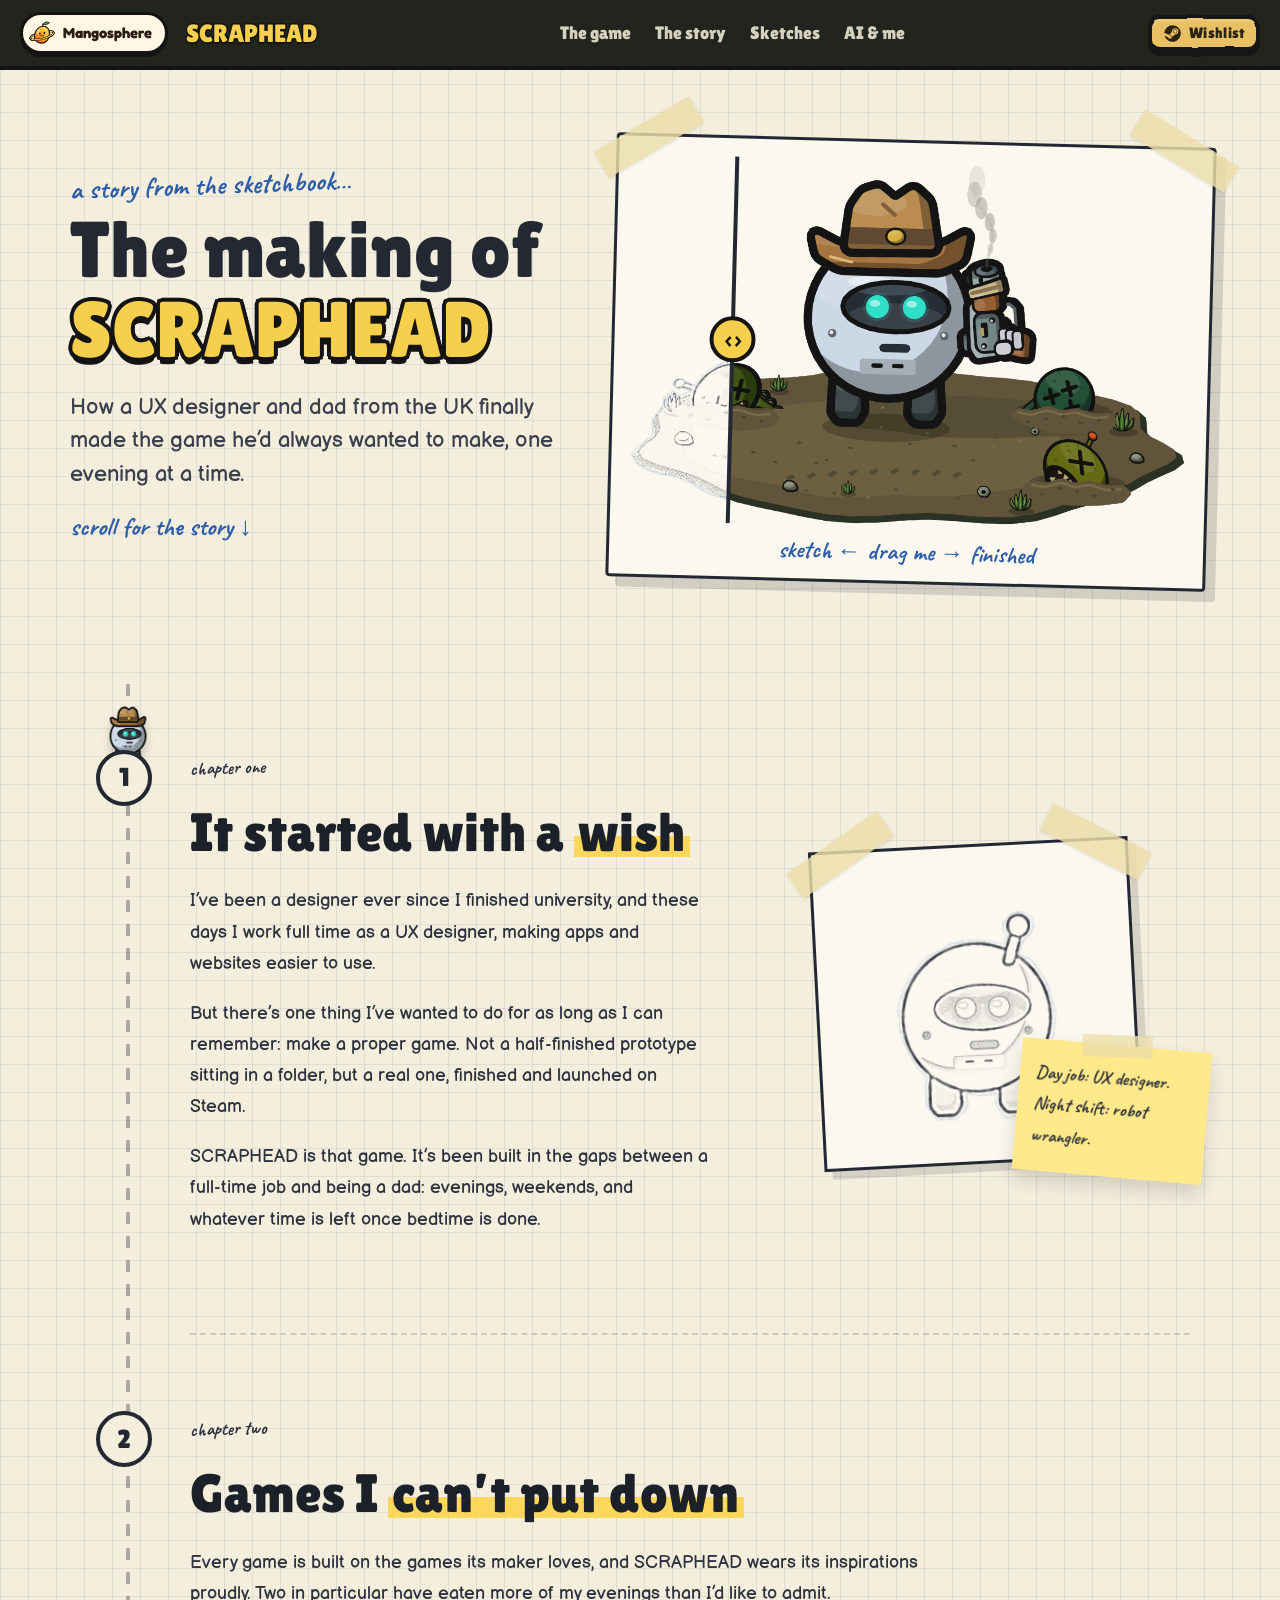
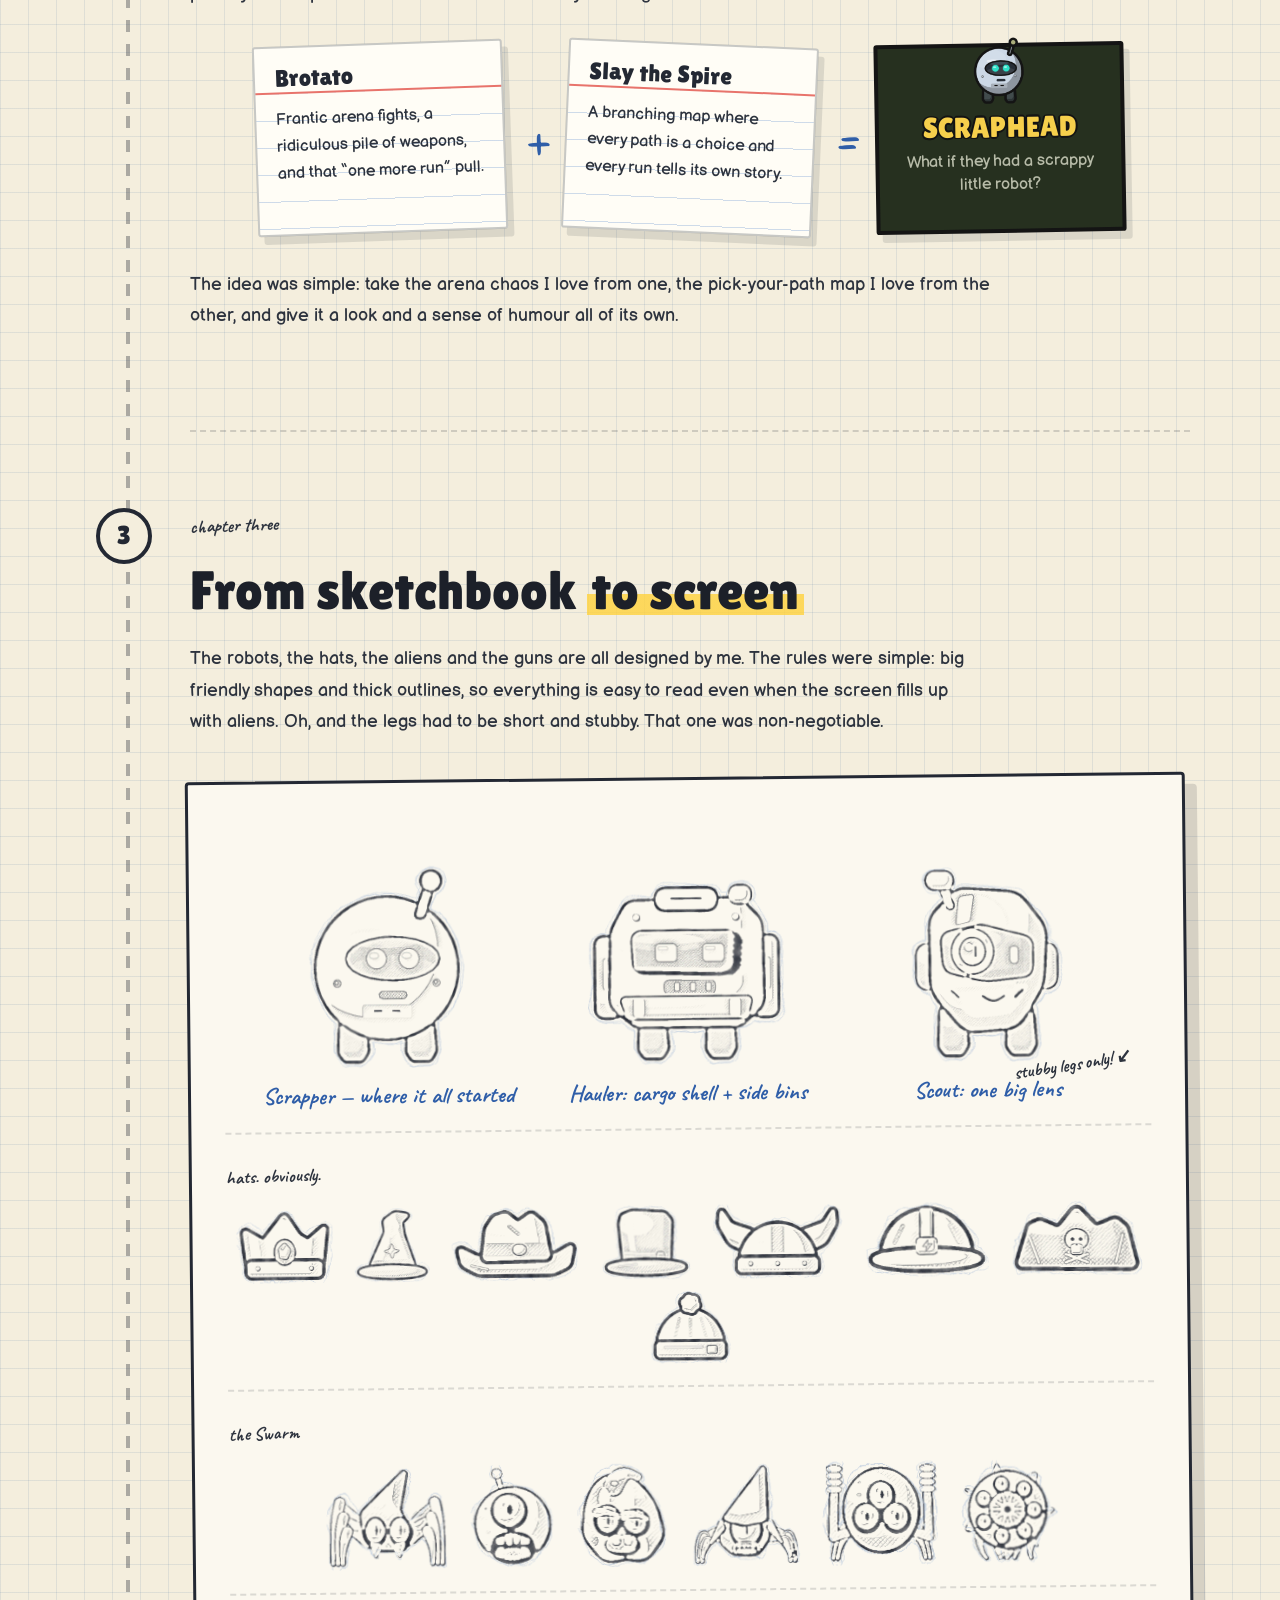
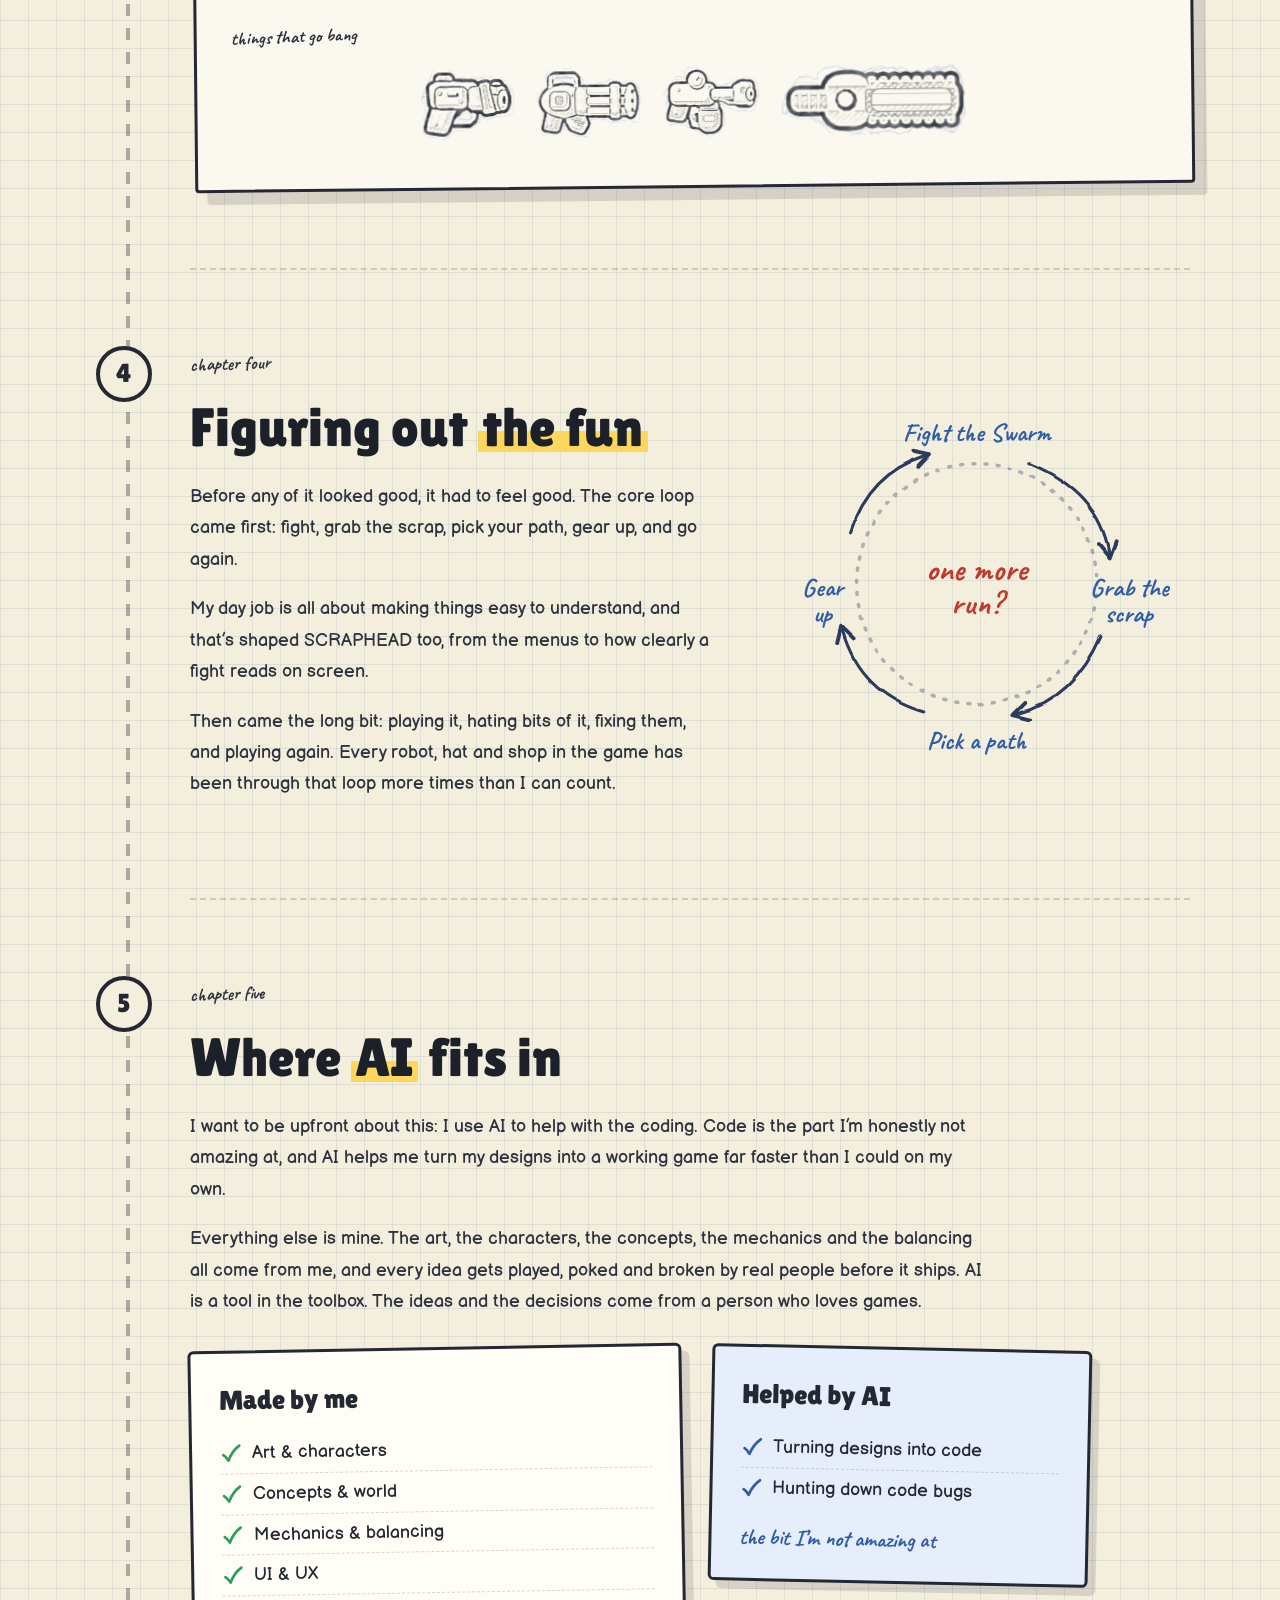
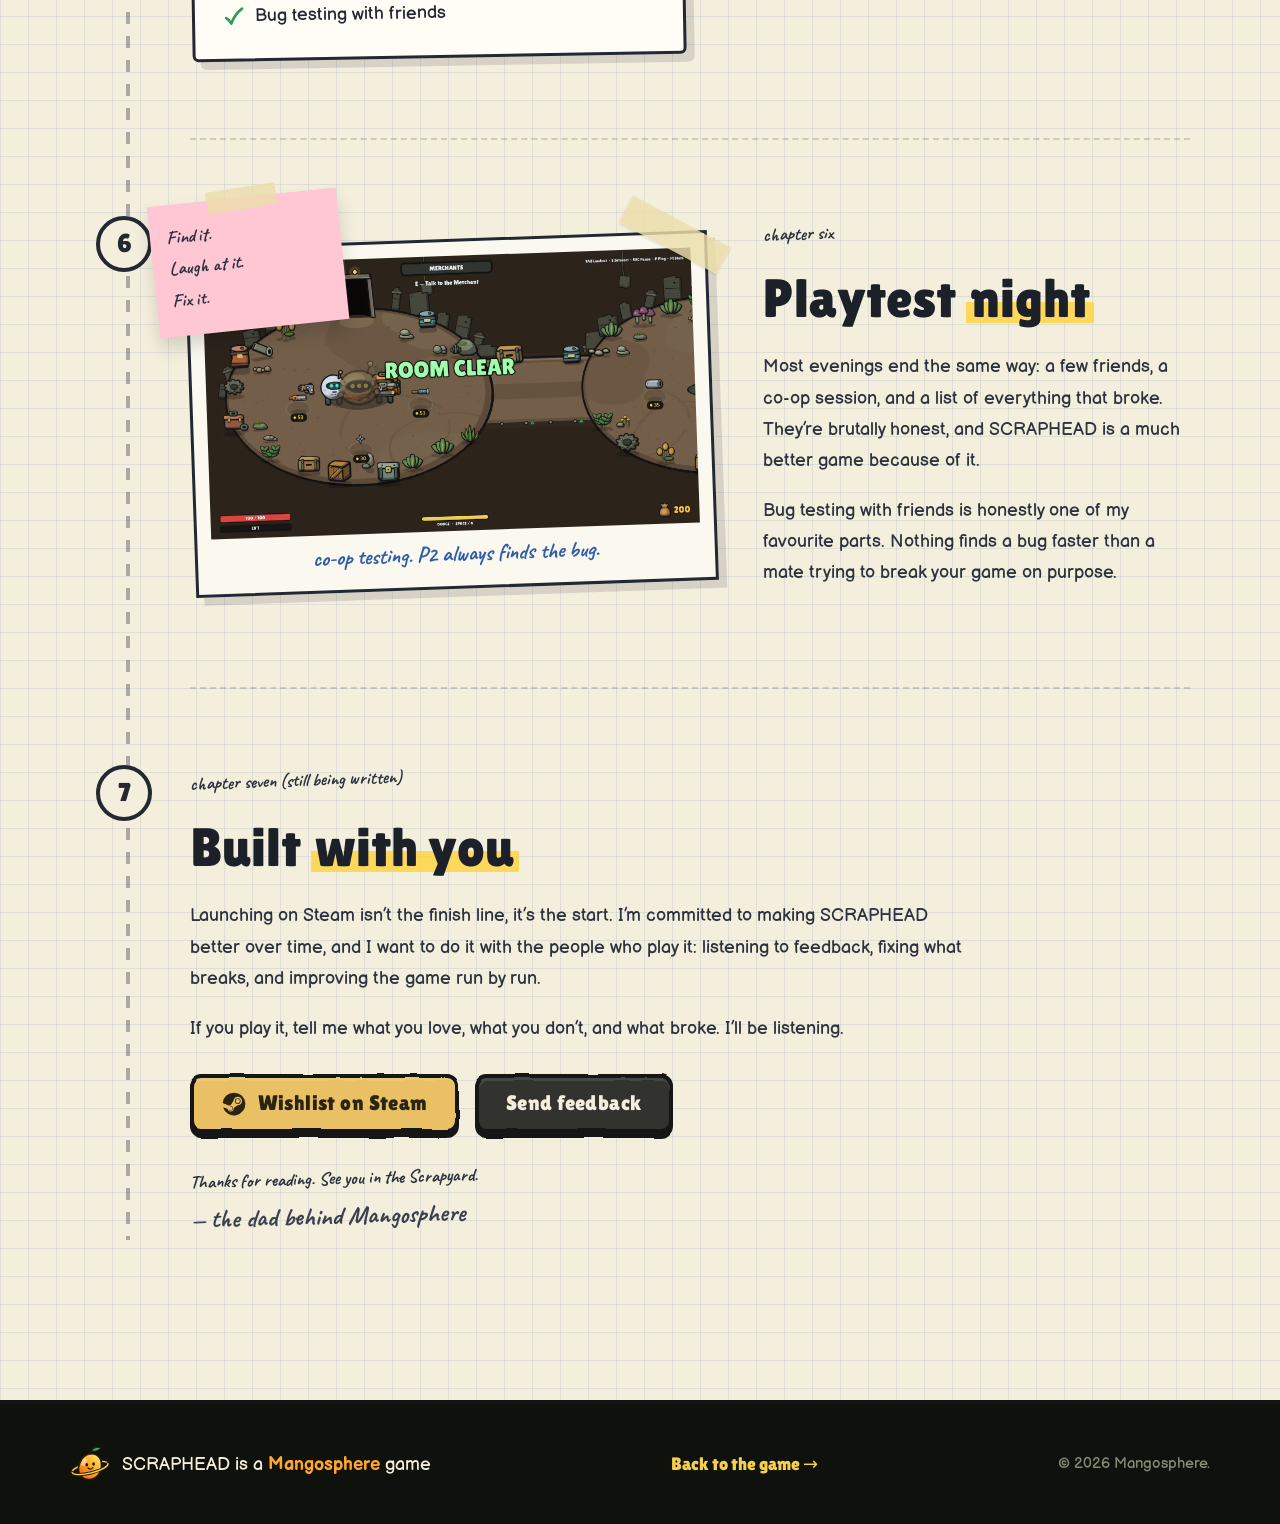
<file: games/scraphead/making-of/index.html>
<!DOCTYPE html>
<html lang="en">
<head>
  <meta charset="UTF-8" />
  <meta name="viewport" content="width=device-width, initial-scale=1" />
  <title>The making of SCRAPHEAD · Mangosphere</title>
  <meta name="description" content="How a UX designer and dad from the UK made SCRAPHEAD, the game he always wanted to make: sketches, inspirations, design, honesty about AI, and evenings of bug hunting with friends." />
  <meta name="theme-color" content="#f4eedd" />
  <link rel="canonical" href="https://mangosphere.uk/games/scraphead/making-of/" />
  <meta property="og:title" content="The making of SCRAPHEAD" />
  <meta property="og:description" content="From sketchbook to Steam: the story of a game made between the day job and being a dad." />
  <meta property="og:image" content="https://mangosphere.uk/games/scraphead/img/making-of/sketch-tableau-cowboy.webp" />
  <meta property="og:url" content="https://mangosphere.uk/games/scraphead/making-of/" />
  <meta property="og:type" content="article" />
  <meta name="twitter:card" content="summary_large_image" />
  <link rel="icon" href="../img/favicon.svg" type="image/svg+xml" />

  <link rel="preconnect" href="https://fonts.googleapis.com" />
  <link rel="preconnect" href="https://fonts.gstatic.com" crossorigin />
  <link href="https://fonts.googleapis.com/css2?family=Balsamiq+Sans:wght@400;700&family=Caveat:wght@500;700&family=Fredoka:wght@700&family=Lilita+One&display=swap" rel="stylesheet" />
  <link rel="stylesheet" href="../scraphead.css" />
  <link rel="stylesheet" href="making-of.css" />
</head>
<body class="mo">

<svg class="sprite" aria-hidden="true" focusable="false">
  <defs>
    <filter id="wobble" x="-5%" y="-5%" width="110%" height="110%">
      <feTurbulence type="fractalNoise" baseFrequency="0.03" numOctaves="2" seed="7" />
      <feDisplacementMap in="SourceGraphic" scale="4" xChannelSelector="R" yChannelSelector="G" />
    </filter>
    <filter id="pencil" x="-2%" y="-2%" width="104%" height="104%">
      <feTurbulence type="fractalNoise" baseFrequency="0.8" numOctaves="1" seed="3" />
      <feDisplacementMap in="SourceGraphic" scale="1.4" xChannelSelector="R" yChannelSelector="G" />
    </filter>
    <symbol id="i-steam" viewBox="0 0 32 32"><path fill="currentColor" d="M16 2a14 14 0 0 0-13.94 12.8l7.5 3.1a4 4 0 0 1 2.24-.68h.2l3.34-4.84v-.07a5.28 5.28 0 1 1 5.28 5.28h-.12l-4.77 3.4v.18a3.96 3.96 0 0 1-7.85.76L2.5 19.9A14 14 0 1 0 16 2Zm-5.2 21.24-1.72-.71a2.97 2.97 0 1 0 1.6-4.07l1.78.74a2.19 2.19 0 1 1-1.66 4.04Zm13.35-10.8a3.52 3.52 0 1 0-3.52 3.52 3.52 3.52 0 0 0 3.52-3.52Zm-6.16 0a2.65 2.65 0 1 1 2.64 2.65 2.64 2.64 0 0 1-2.64-2.65Z"/></symbol>
    <symbol id="i-tick" viewBox="0 0 24 24"><path d="M3.5 13.5 C6 15 7.5 17 9 19.5 C12 12 15.5 7.5 21 3.5" fill="none" stroke="currentColor" stroke-width="3" stroke-linecap="round" stroke-linejoin="round"/></symbol>
  </defs>
</svg>

<a class="skip" href="#dream">Skip to the story</a>

<header class="nav scrolled" id="nav">
  <a class="nav-back" href="../../../" aria-label="Back to Mangosphere">
    <img src="../../../img/mango.svg" alt="" width="26" height="26" />
    <span>Mangosphere</span>
  </a>
  <a class="nav-logo" href="../">SCRAPHEAD</a>
  <nav class="nav-links" aria-label="Chapters">
    <a href="../">The game</a>
    <a href="#dream">The story</a>
    <a href="#sketchbook">Sketches</a>
    <a href="#ai">AI &amp; me</a>
  </nav>
  <div class="nav-right">
    <a class="btn btn-gold btn-sm" href="../#wishlist"><svg aria-hidden="true"><use href="#i-steam"/></svg><span>Wishlist</span></a>
  </div>
</header>

<!-- ============ HERO ============ -->
<section class="mo-hero">
  <div class="wrap mo-hero-grid">
    <div class="mo-hero-copy">
      <p class="hand hand-kicker">a story from the sketchbook&hellip;</p>
      <h1 class="mo-h1">The making of <span class="gold-word">SCRAPHEAD</span></h1>
      <p class="mo-lede">How a UX designer and dad from the UK finally made the game he&rsquo;d always wanted to make, one evening at a time.</p>
      <p class="hand mo-scroll">scroll for the story &darr;</p>
    </div>
    <figure class="compare-card">
      <div class="compare" id="compare" style="--pos: 50%">
        <img class="compare-final" src="../img/robot/tableau-cowboy.webp" width="1015" height="668" alt="The finished, coloured Scraphead robot in a cowboy hat with a smoking pistol" />
        <div class="compare-sketch" aria-hidden="true"><img src="../img/making-of/sketch-tableau-cowboy.webp" width="1015" height="668" alt="" /></div>
        <div class="compare-handle" aria-hidden="true"><span>&lsaquo;&rsaquo;</span></div>
        <input type="range" min="0" max="100" value="50" aria-label="Slide between the pencil sketch and the finished art" />
      </div>
      <figcaption class="hand">sketch &larr; drag me &rarr; finished</figcaption>
    </figure>
  </div>
</section>

<!-- ============ STORY ============ -->
<main class="story" id="story">
  <div class="trail" aria-hidden="true"><img class="trail-robot" id="trail-robot" src="../img/robot/wear-cowboy.webp" alt="" /></div>

  <!-- 1 -->
  <section class="chapter" id="dream">
    <span class="chapter-num" aria-hidden="true">1</span>
    <div class="chapter-grid">
      <div class="chapter-copy reveal">
        <p class="hand hand-kicker">chapter one</p>
        <h2>It started with a <span class="hl">wish</span></h2>
        <p>I&rsquo;ve been a designer ever since I finished university, and these days I work full time as a UX designer, making apps and websites easier to use.</p>
        <p>But there&rsquo;s one thing I&rsquo;ve wanted to do for as long as I can remember: make a proper game. Not a half-finished prototype sitting in a folder, but a real one, finished and launched on Steam.</p>
        <p>SCRAPHEAD is that game. It&rsquo;s been built in the gaps between a full-time job and being a dad: evenings, weekends, and whatever time is left once bedtime is done.</p>
      </div>
      <div class="chapter-art reveal">
        <figure class="taped small-sketch">
          <img class="sketch" src="../img/making-of/sketch-scrapper.webp" width="640" height="640" alt="A pencil sketch of the Scrapper robot" />
        </figure>
        <p class="sticky">Day job: UX designer.<br />Night shift: robot wrangler.</p>
      </div>
    </div>
  </section>

  <!-- 2 -->
  <section class="chapter" id="inspiration">
    <span class="chapter-num" aria-hidden="true">2</span>
    <div class="chapter-copy wide reveal">
      <p class="hand hand-kicker">chapter two</p>
      <h2>Games I <span class="hl">can&rsquo;t put down</span></h2>
      <p>Every game is built on the games its maker loves, and SCRAPHEAD wears its inspirations proudly. Two in particular have eaten more of my evenings than I&rsquo;d like to admit.</p>
    </div>
    <div class="equation reveal">
      <article class="index-card">
        <h3>Brotato</h3>
        <p>Frantic arena fights, a ridiculous pile of weapons, and that &ldquo;one more run&rdquo; pull.</p>
      </article>
      <span class="eq-op hand" aria-hidden="true">+</span>
      <article class="index-card tilt-r">
        <h3>Slay the Spire</h3>
        <p>A branching map where every path is a choice and every run tells its own story.</p>
      </article>
      <span class="eq-op hand" aria-hidden="true">=</span>
      <article class="index-card result">
        <img src="../img/robot/chassis-scrapper.webp" width="640" height="640" alt="" />
        <h3>SCRAPHEAD</h3>
        <p>What if they had a scrappy little robot?</p>
      </article>
    </div>
    <p class="chapter-after reveal">The idea was simple: take the arena chaos I love from one, the pick-your-path map I love from the other, and give it a look and a sense of humour all of its own.</p>
  </section>

  <!-- 3 -->
  <section class="chapter" id="sketchbook">
    <span class="chapter-num" aria-hidden="true">3</span>
    <div class="chapter-copy wide reveal">
      <p class="hand hand-kicker">chapter three</p>
      <h2>From sketchbook <span class="hl">to screen</span></h2>
      <p>The robots, the hats, the aliens and the guns are all designed by me. The rules were simple: big friendly shapes and thick outlines, so everything is easy to read even when the screen fills up with aliens. Oh, and the legs had to be short and stubby. That one was non-negotiable.</p>
    </div>

    <div class="sheet reveal">
      <div class="sheet-row row-robots">
        <figure><img class="sketch" src="../img/making-of/sketch-scrapper.webp" width="640" height="640" alt="Pencil sketch of the Scrapper" /><figcaption class="hand">Scrapper &mdash; where it all started</figcaption></figure>
        <figure><img class="sketch" src="../img/making-of/sketch-hauler.webp" width="640" height="640" alt="Pencil sketch of the Hauler" /><figcaption class="hand">Hauler: cargo shell + side bins</figcaption></figure>
        <figure><img class="sketch" src="../img/making-of/sketch-scout.webp" width="640" height="640" alt="Pencil sketch of the Scout" /><figcaption class="hand">Scout: one big lens</figcaption></figure>
        <p class="note-arrow hand">stubby legs only! &#8601;</p>
      </div>
      <div class="sheet-row row-hats">
        <p class="row-label hand">hats. obviously.</p>
        <img class="sketch" src="../img/making-of/sketch-hat-crown.webp" alt="Sketch of a crown" />
        <img class="sketch" src="../img/making-of/sketch-hat-wizard.webp" alt="Sketch of a wizard hat" />
        <img class="sketch" src="../img/making-of/sketch-hat-cowboy.webp" alt="Sketch of a cowboy hat" />
        <img class="sketch" src="../img/making-of/sketch-hat-top_hat.webp" alt="Sketch of a top hat" />
        <img class="sketch" src="../img/making-of/sketch-hat-viking.webp" alt="Sketch of a horned helmet" />
        <img class="sketch" src="../img/making-of/sketch-hat-hard_hat.webp" alt="Sketch of a hard hat" />
        <img class="sketch" src="../img/making-of/sketch-hat-pirate.webp" alt="Sketch of a pirate hat" />
        <img class="sketch" src="../img/making-of/sketch-hat-beanie.webp" alt="Sketch of a beanie" />
      </div>
      <div class="sheet-row row-aliens">
        <p class="row-label hand">the Swarm</p>
        <img class="sketch" src="../img/making-of/sketch-alien-skitterling.webp" alt="Sketch of a cone-headed spider alien" />
        <img class="sketch" src="../img/making-of/sketch-alien-bloatmite.webp" alt="Sketch of a one-eyed alien" />
        <img class="sketch" src="../img/making-of/sketch-alien-tank.webp" alt="Sketch of a hulking blob alien" />
        <img class="sketch" src="../img/making-of/sketch-alien-charger.webp" alt="Sketch of a spiky alien" />
        <img class="sketch" src="../img/making-of/sketch-alien-shooter.webp" alt="Sketch of a three-eyed alien" />
        <img class="sketch" src="../img/making-of/sketch-alien-chorus_node.webp" alt="Sketch of a many-eyed alien" />
      </div>
      <div class="sheet-row row-gear">
        <p class="row-label hand">things that go bang</p>
        <img class="sketch" src="../img/making-of/sketch-weapon-pistol.webp" alt="Sketch of a pistol" />
        <img class="sketch" src="../img/making-of/sketch-weapon-minigun.webp" alt="Sketch of a minigun" />
        <img class="sketch" src="../img/making-of/sketch-weapon-flamethrower.webp" alt="Sketch of a flamethrower" />
        <img class="sketch" src="../img/making-of/sketch-weapon-chainsaw.webp" alt="Sketch of a chainsaw" />
      </div>
    </div>
  </section>

  <!-- 4 -->
  <section class="chapter" id="design">
    <span class="chapter-num" aria-hidden="true">4</span>
    <div class="chapter-grid">
      <div class="chapter-copy reveal">
        <p class="hand hand-kicker">chapter four</p>
        <h2>Figuring out <span class="hl">the fun</span></h2>
        <p>Before any of it looked good, it had to feel good. The core loop came first: fight, grab the scrap, pick your path, gear up, and go again.</p>
        <p>My day job is all about making things easy to understand, and that&rsquo;s shaped SCRAPHEAD too, from the menus to how clearly a fight reads on screen.</p>
        <p>Then came the long bit: playing it, hating bits of it, fixing them, and playing again. Every robot, hat and shop in the game has been through that loop more times than I can count.</p>
      </div>
      <figure class="loop reveal" aria-label="A hand-drawn diagram of the game loop: fight the Swarm, grab the scrap, pick a path, gear up, then one more run">
        <svg viewBox="0 0 420 420" aria-hidden="true">
          <defs>
            <marker id="arrowhead" viewBox="0 0 10 10" refX="6" refY="5" markerWidth="7" markerHeight="7" orient="auto-start-reverse">
              <path d="M1 1 L8 5 L1 9" fill="none" stroke="#2c3a5c" stroke-width="1.8" stroke-linecap="round" stroke-linejoin="round" />
            </marker>
          </defs>
          <g filter="url(#wobble)" fill="none" stroke="#2c3a5c" stroke-width="3" stroke-linecap="round">
            <circle cx="210" cy="210" r="118" stroke-dasharray="2 10" stroke-width="3.5" opacity=".35" />
            <path d="M262 92 Q330 120 340 180" marker-end="url(#arrowhead)" />
            <path d="M332 262 Q306 322 250 338" marker-end="url(#arrowhead)" />
            <path d="M158 336 Q96 318 78 256" marker-end="url(#arrowhead)" />
            <path d="M86 160 Q104 102 160 84" marker-end="url(#arrowhead)" />
          </g>
          <g class="loop-labels">
            <text x="210" y="70" text-anchor="middle">Fight the Swarm</text>
            <text x="360" y="222" text-anchor="middle">Grab the</text>
            <text x="360" y="248" text-anchor="middle">scrap</text>
            <text x="210" y="372" text-anchor="middle">Pick a path</text>
            <text x="58" y="222" text-anchor="middle">Gear</text>
            <text x="58" y="248" text-anchor="middle">up</text>
            <text class="loop-centre" x="210" y="206" text-anchor="middle">one more</text>
            <text class="loop-centre" x="210" y="240" text-anchor="middle">run?</text>
          </g>
        </svg>
      </figure>
    </div>
  </section>

  <!-- 5 -->
  <section class="chapter" id="ai">
    <span class="chapter-num" aria-hidden="true">5</span>
    <div class="chapter-copy wide reveal">
      <p class="hand hand-kicker">chapter five</p>
      <h2>Where <span class="hl">AI</span> fits in</h2>
      <p>I want to be upfront about this: I use AI to help with the coding. Code is the part I&rsquo;m honestly not amazing at, and AI helps me turn my designs into a working game far faster than I could on my own.</p>
      <p>Everything else is mine. The art, the characters, the concepts, the mechanics and the balancing all come from me, and every idea gets played, poked and broken by real people before it ships. AI is a tool in the toolbox. The ideas and the decisions come from a person who loves games.</p>
    </div>
    <div class="split reveal">
      <div class="split-card me">
        <h3>Made by me</h3>
        <ul>
          <li><svg aria-hidden="true"><use href="#i-tick"/></svg>Art &amp; characters</li>
          <li><svg aria-hidden="true"><use href="#i-tick"/></svg>Concepts &amp; world</li>
          <li><svg aria-hidden="true"><use href="#i-tick"/></svg>Mechanics &amp; balancing</li>
          <li><svg aria-hidden="true"><use href="#i-tick"/></svg>UI &amp; UX</li>
          <li><svg aria-hidden="true"><use href="#i-tick"/></svg>Bug testing with friends</li>
        </ul>
      </div>
      <div class="split-card ai">
        <h3>Helped by AI</h3>
        <ul>
          <li><svg aria-hidden="true"><use href="#i-tick"/></svg>Turning designs into code</li>
          <li><svg aria-hidden="true"><use href="#i-tick"/></svg>Hunting down code bugs</li>
        </ul>
        <p class="hand">the bit I&rsquo;m not amazing at</p>
      </div>
    </div>
  </section>

  <!-- 6 -->
  <section class="chapter" id="playtest">
    <span class="chapter-num" aria-hidden="true">6</span>
    <div class="chapter-grid flip">
      <div class="chapter-copy reveal">
        <p class="hand hand-kicker">chapter six</p>
        <h2>Playtest <span class="hl">night</span></h2>
        <p>Most evenings end the same way: a few friends, a co-op session, and a list of everything that broke. They&rsquo;re brutally honest, and SCRAPHEAD is a much better game because of it.</p>
        <p>Bug testing with friends is honestly one of my favourite parts. Nothing finds a bug faster than a mate trying to break your game on purpose.</p>
      </div>
      <div class="chapter-art reveal">
        <figure class="taped photo">
          <img src="../img/shots/coop-shop.webp" width="1600" height="900" loading="lazy" alt="A co-op playtest: two robots clearing a room and shopping with the merchants" />
          <figcaption class="hand">co-op testing. P2 always finds the bug.</figcaption>
        </figure>
        <p class="sticky pink">Find it.<br />Laugh at it.<br />Fix it.</p>
      </div>
    </div>
  </section>

  <!-- 7 -->
  <section class="chapter last" id="community">
    <span class="chapter-num" aria-hidden="true">7</span>
    <div class="chapter-copy wide reveal">
      <p class="hand hand-kicker">chapter seven (still being written)</p>
      <h2>Built <span class="hl">with you</span></h2>
      <p>Launching on Steam isn&rsquo;t the finish line, it&rsquo;s the start. I&rsquo;m committed to making SCRAPHEAD better over time, and I want to do it with the people who play it: listening to feedback, fixing what breaks, and improving the game run by run.</p>
      <p>If you play it, tell me what you love, what you don&rsquo;t, and what broke. I&rsquo;ll be listening.</p>
      <div class="mo-cta">
        <a class="btn btn-gold btn-lg" href="../#wishlist"><svg aria-hidden="true"><use href="#i-steam"/></svg><span>Wishlist on Steam</span></a>
        <a class="btn btn-lg" href="mailto:hello@mangosphere.uk?subject=SCRAPHEAD%20feedback">Send feedback</a>
      </div>
      <p class="signoff hand">Thanks for reading. See you in the Scrapyard.<br /><span>&mdash; the dad behind Mangosphere</span></p>
    </div>
  </section>
</main>

<footer class="foot">
  <div class="wrap foot-inner">
    <a class="foot-studio" href="../../../"><img src="../../../img/mango.svg" alt="" width="40" height="40" /><span>SCRAPHEAD is a <b>Mangosphere</b> game</span></a>
    <a class="foot-link" href="../">Back to the game &rarr;</a>
    <p class="foot-small">&copy; <span class="js-year">2026</span> Mangosphere.</p>
  </div>
</footer>

<script src="making-of.js"></script>
</body>
</html>
</file>
<file: css/studio.css>
/* ==========================================================
   Mangosphere — studio site
   Clean cream canvas, sticker-style cards with a warm ink
   outline and hard offset shadow, and a juicy fruit palette.
   ========================================================== */

:root {
  --cream: #fff6e6;
  --paper: #fffdf8;
  --ink: #231a12;
  --ink-soft: #5c4b3b;
  --mango: #ff9f1c;
  --mango-deep: #f2711c;
  --sun: #ffd23f;
  --leaf: #3dae5b;
  --leaf-deep: #237a3c;
  --berry: #ff5a7a;
  --sky: #7cc8ff;
  --display: 'Fredoka', 'Nunito', system-ui, sans-serif;
  --body: 'DM Sans', system-ui, -apple-system, 'Segoe UI', sans-serif;
  --radius: 26px;
  --shadow: 6px 6px 0 var(--ink);
}

*, *::before, *::after { box-sizing: border-box; }
html { scroll-behavior: smooth; scroll-padding-top: 90px; }
body {
  margin: 0;
  font-family: var(--body); font-size: 18px; line-height: 1.6;
  color: var(--ink);
  background: var(--cream) radial-gradient(rgba(35, 26, 18, .09) 1.2px, transparent 1.6px) 0 0 / 26px 26px;
  overflow-x: hidden;
  -webkit-font-smoothing: antialiased;
}
img { max-width: 100%; }
a { color: inherit; }
::selection { background: var(--sun); color: var(--ink); }
:focus-visible { outline: 3px solid var(--mango-deep); outline-offset: 4px; border-radius: 10px; }
.skip { position: absolute; left: -999px; top: 8px; z-index: 100; background: var(--ink); color: var(--cream); padding: 8px 14px; border-radius: 10px; }
.skip:focus { left: 8px; }
.wrap { max-width: 1200px; margin: 0 auto; padding: 0 22px; }
section { position: relative; padding: 110px 0; }

h1, h2, h3 { font-family: var(--display); font-weight: 700; line-height: 1.05; margin: 0; letter-spacing: -.01em; }
h2 { font-size: clamp(2.4rem, 5vw, 3.8rem); }
.kicker {
  display: inline-block; margin: 0 0 14px;
  font-family: var(--display); font-weight: 600; font-size: .95rem; letter-spacing: .08em; text-transform: uppercase;
  color: var(--mango-deep);
}
.sec-head { max-width: 680px; margin-bottom: 48px; }
.sec-lead { font-size: 1.2rem; color: var(--ink-soft); margin: 14px 0 0; }

/* ---------- Buttons ---------- */
.btn {
  display: inline-flex; align-items: center; justify-content: center; gap: .5em;
  padding: .85em 1.45em;
  font-family: var(--display); font-weight: 600; font-size: 1.08rem; line-height: 1;
  color: var(--ink); text-decoration: none;
  border: 3px solid var(--ink); border-radius: 999px;
  box-shadow: 4px 4px 0 var(--ink);
  transition: transform .15s ease, box-shadow .15s ease, background .15s;
}
.btn:hover { transform: translate(-2px, -2px); box-shadow: 6px 6px 0 var(--ink); }
.btn:active { transform: translate(3px, 3px); box-shadow: 1px 1px 0 var(--ink); }
.btn .arrow { transition: transform .2s; }
.btn:hover .arrow { transform: translateX(4px); }
.btn-mango { background: var(--mango); }
.btn-sun { background: var(--sun); }
.btn-ink { background: var(--ink); color: var(--cream); box-shadow: 4px 4px 0 var(--mango); }
.btn-ink:hover { box-shadow: 6px 6px 0 var(--mango); }
.btn-ghost { background: var(--paper); }
.btn-sm { font-size: .95rem; padding: .62em 1.1em; }
.cta-row { display: flex; flex-wrap: wrap; gap: 16px; }
.cta-row.center { justify-content: center; }

/* ---------- Nav ---------- */
.nav {
  position: fixed; inset: 0 0 auto 0; z-index: 50;
  display: flex; align-items: center; gap: 24px;
  padding: 14px 24px;
  transition: background .25s, box-shadow .25s, padding .25s;
}
.nav.scrolled { background: rgba(255, 246, 230, .92); backdrop-filter: blur(10px); box-shadow: 0 3px 0 var(--ink); padding: 10px 24px; }
.brand { display: inline-flex; align-items: center; gap: 10px; text-decoration: none; font-family: var(--display); font-weight: 700; font-size: 1.55rem; letter-spacing: -.02em; }
.brand img { transition: transform .4s cubic-bezier(.3, 1.6, .5, 1); }
.brand:hover img { transform: rotate(-18deg) scale(1.1); }
.nav-links { display: flex; gap: 6px; margin-left: auto; }
.nav-links a {
  text-decoration: none; font-family: var(--display); font-weight: 600; font-size: 1.05rem;
  padding: 8px 14px; border-radius: 999px; transition: background .15s;
}
.nav-links a:hover { background: rgba(255, 159, 28, .22); }

/* ---------- Hero ---------- */
.hero { min-height: 100vh; min-height: 100svh; display: flex; align-items: center; padding: 130px 0 90px; overflow: hidden; }
.hero-grid { display: grid; grid-template-columns: 1.1fr .9fr; gap: 40px; align-items: center; width: 100%; position: relative; z-index: 1; }
.pill {
  display: inline-flex; align-items: center; gap: 10px; margin: 0 0 22px;
  padding: 7px 16px 7px 12px;
  background: var(--paper); border: 3px solid var(--ink); border-radius: 999px; box-shadow: 3px 3px 0 var(--ink);
  font-family: var(--display); font-weight: 600; font-size: .98rem;
}
.dot { width: 12px; height: 12px; border-radius: 50%; background: var(--leaf); box-shadow: 0 0 0 3px rgba(61, 174, 91, .25); animation: pulse 2s ease-in-out infinite; }
@keyframes pulse { 50% { box-shadow: 0 0 0 7px rgba(61, 174, 91, 0); } }
.hero h1 { font-size: clamp(2.9rem, 6.6vw, 5.6rem); line-height: .98; letter-spacing: -.025em; }
.hl { position: relative; white-space: nowrap; z-index: 0; }
.hl::after {
  content: ""; position: absolute; left: -.08em; right: -.08em; bottom: .04em; height: .38em; z-index: -1;
  background: var(--mango); border-radius: .2em; transform: rotate(-2deg) scaleX(0); transform-origin: left;
  animation: marker .7s .5s cubic-bezier(.3, 1.3, .5, 1) forwards;
}
@keyframes marker { to { transform: rotate(-2deg) scaleX(1); } }
.wiggle { color: var(--berry); display: inline-block; white-space: nowrap; }
.wiggle i { font-style: normal; display: inline-block; animation: bob 1.6s ease-in-out infinite; }
.wiggle i:last-child { animation-delay: -.8s; }
@keyframes bob { 50% { transform: translateY(-.1em) rotate(-8deg); } }
.lead { font-size: clamp(1.1rem, 1.6vw, 1.3rem); color: var(--ink-soft); max-width: 32em; margin: 26px 0 34px; }
.lead a { color: var(--ink); font-weight: 700; text-decoration-color: var(--mango); text-decoration-thickness: 3px; text-underline-offset: 3px; }

.mascot-wrap { position: relative; display: grid; justify-items: center; }
.mascot {
  display: block; width: min(520px, 100%); aspect-ratio: 116 / 104;
  padding: 0; border: 0; background: none; cursor: pointer;
  animation: float 5s ease-in-out infinite;
}
.mascot svg { display: block; width: 100%; height: 100%; overflow: visible; }
.mascot .fruit { transform-box: fill-box; transform-origin: 50% 90%; }
.mascot.boing .fruit { animation: boing .6s cubic-bezier(.3, 1.6, .5, 1); }
@keyframes boing { 0% { transform: none; } 30% { transform: scale(1.1, .88); } 60% { transform: scale(.94, 1.07); } 100% { transform: none; } }
.mascot .eye { transform-box: fill-box; transform-origin: center; animation: blink 5s infinite; }
.mascot .eye + .eye { animation-delay: .02s; }
@keyframes blink { 0%, 93%, 100% { transform: scaleY(1); } 95% { transform: scaleY(.1); } }
.mascot .leaf { transform-box: fill-box; transform-origin: 0% 100%; animation: sway 3.4s ease-in-out infinite; }
@keyframes sway { 50% { transform: rotate(-9deg); } }
@keyframes float { 0%, 100% { transform: translateY(0) rotate(-1deg); } 50% { transform: translateY(-14px) rotate(1.5deg); } }
.mascot-shadow { width: 46%; height: 22px; margin-top: -8px; border-radius: 50%; background: rgba(35, 26, 18, .12); animation: shadow 5s ease-in-out infinite; }
@keyframes shadow { 50% { transform: scaleX(.86); opacity: .7; } }
.bubble {
  position: absolute; top: 2%; right: 4%; z-index: 2; margin: 0;
  padding: 10px 16px; max-width: 220px;
  background: var(--paper); border: 3px solid var(--ink); border-radius: 18px 18px 18px 4px; box-shadow: 4px 4px 0 var(--ink);
  font-family: var(--display); font-weight: 600; font-size: 1.05rem; line-height: 1.2;
  transform-origin: 0 100%; transform: scale(0) rotate(-6deg); opacity: 0;
  transition: transform .35s cubic-bezier(.3, 1.6, .5, 1), opacity .2s;
}
.bubble.show { transform: none; opacity: 1; }

.confetti { position: absolute; inset: 0; pointer-events: none; }
.c { position: absolute; display: block; border: 3px solid var(--ink); animation: drift 9s ease-in-out infinite; }
.c1 { width: 26px; height: 26px; border-radius: 50%; background: var(--sun); left: 6%; top: 22%; }
.c2 { width: 20px; height: 20px; border-radius: 6px; background: var(--berry); left: 44%; top: 14%; animation-delay: -2s; transform: rotate(18deg); }
.c3 { width: 34px; height: 14px; border-radius: 999px; background: var(--sky); left: 3%; bottom: 16%; animation-delay: -4s; }
.c4 { width: 18px; height: 18px; border-radius: 50%; background: var(--leaf); right: 6%; top: 18%; animation-delay: -1s; }
.c5 { width: 22px; height: 22px; border-radius: 6px; background: var(--mango); right: 40%; bottom: 10%; animation-delay: -6s; }
.c6 { width: 14px; height: 14px; border-radius: 50%; background: var(--berry); right: 4%; bottom: 22%; animation-delay: -3s; }
.c7 { width: 30px; height: 12px; border-radius: 999px; background: var(--sun); left: 30%; bottom: 6%; animation-delay: -5s; transform: rotate(-20deg); }
@keyframes drift { 0%, 100% { translate: 0 0; rotate: 0deg; } 33% { translate: 10px -16px; rotate: 40deg; } 66% { translate: -8px 10px; rotate: -30deg; } }

/* ---------- Marquee band ---------- */
.band-clip { overflow: hidden; padding-block: 30px; margin-block: -30px; position: relative; z-index: 2; }
.band {
  background: var(--ink); color: var(--cream); overflow: hidden;
  border-block: 3px solid var(--ink);
  transform: rotate(-1.6deg); margin: 0 -20px; position: relative; z-index: 2;
}
.band-track { display: flex; width: max-content; animation: slide 40s linear infinite; }
.band span, .band b { font-family: var(--display); font-weight: 600; font-size: 1.45rem; padding: 16px 20px; white-space: nowrap; text-transform: uppercase; letter-spacing: .02em; }
.band b { color: var(--mango); padding-inline: 4px; }
@keyframes slide { to { transform: translateX(-50%); } }

/* ---------- Games ---------- */
.games { padding-top: 130px; }
.game-feature {
  position: relative; display: grid; grid-template-columns: 1fr 1.05fr; align-items: center; gap: 20px;
  padding: 46px 20px 46px 50px; overflow: hidden;
  text-decoration: none; color: #f4eedb;
  background: radial-gradient(ellipse 70% 90% at 75% 55%, #3a4a31 0%, #25301f 55%, #1a2016 100%);
  border: 4px solid var(--ink); border-radius: calc(var(--radius) + 6px);
  box-shadow: 10px 10px 0 var(--ink);
  transition: transform .25s ease, box-shadow .25s ease;
  transform-style: preserve-3d;
}
.game-feature:hover { box-shadow: 14px 14px 0 var(--ink); }
.game-feature::before {
  content: ""; position: absolute; inset: 0; pointer-events: none;
  background: radial-gradient(ellipse 30% 18% at 72% 78%, transparent 88%, rgba(0, 0, 0, .12) 89% 92%, transparent 93%);
}
.badge {
  display: inline-flex; align-items: center; gap: 8px;
  padding: 6px 14px 6px 10px;
  background: var(--sun); color: var(--ink);
  border: 3px solid var(--ink); border-radius: 999px;
  font-family: var(--display); font-weight: 600; font-size: .92rem;
}
.gf-title {
  margin: 18px 0 6px;
  font-family: 'Lilita One', var(--display); font-weight: 400; letter-spacing: .005em;
  font-size: clamp(3rem, 6.4vw, 5.4rem); line-height: .95; color: #f6cf4c;
  text-shadow:
    -.04em -.04em 0 #141414, .04em -.04em 0 #141414, -.04em .04em 0 #141414, .04em .04em 0 #141414,
    0 -.055em 0 #141414, 0 .055em 0 #141414, -.055em 0 0 #141414, .055em 0 0 #141414, 0 .1em 0 #141414;
}
.gf-tag { font-family: 'Lilita One', var(--display); font-size: 1.45rem; line-height: 1.2; margin: 0 0 12px; }
.gf-body { color: #bfc3b0; margin: 0 0 20px; max-width: 30em; }
.tags { display: flex; flex-wrap: wrap; gap: 8px; list-style: none; padding: 0; margin: 0 0 26px; }
.tags li { padding: 4px 12px; border: 2px solid rgba(244, 238, 219, .35); border-radius: 999px; font-size: .92rem; font-weight: 500; }
.gf-go {
  display: inline-flex; align-items: center; gap: 10px;
  padding: .75em 1.3em;
  background: #e9c064; color: #2a2410;
  border: 4px solid #141414; border-radius: 12px; box-shadow: 0 5px 0 #141414;
  font-family: 'Lilita One', var(--display); font-size: 1.2rem; letter-spacing: .02em;
  transition: transform .15s;
}
.gf-go .arrow { transition: transform .2s; }
.game-feature:hover .gf-go { transform: translateY(-2px); }
.game-feature:hover .gf-go .arrow { transform: translateX(5px); }
.gf-art { position: relative; transform: translateZ(40px); }
.gf-robot { display: block; width: 100%; height: auto; filter: drop-shadow(0 24px 24px rgba(0, 0, 0, .35)); transition: transform .4s cubic-bezier(.3, 1.4, .5, 1); }
.game-feature:hover .gf-robot { transform: scale(1.04) rotate(-1deg); }
.gf-alien { position: absolute; height: auto; filter: drop-shadow(0 8px 6px rgba(0, 0, 0, .35)); animation: alien-bob 2.8s ease-in-out infinite; }
.gf-alien.a1 { width: 19%; left: -2%; top: -4%; }
.gf-alien.a2 { width: 14%; right: 4%; top: -10%; animation-delay: -1.3s; }
@keyframes alien-bob { 0%, 100% { transform: translateY(0) rotate(-4deg); } 50% { transform: translateY(-12px) rotate(4deg); } }

/* ---------- Studio ---------- */
.studio { background: var(--paper); border-block: 3px solid var(--ink); }
.studio-grid { display: grid; grid-template-columns: .95fr 1.05fr; gap: 56px; align-items: center; }
.studio-copy p { font-size: 1.15rem; color: var(--ink-soft); margin: 18px 0 0; }
.studio-copy h2 { margin-bottom: 8px; }
.story-link { margin-top: 28px; }
.values { display: grid; grid-template-columns: 1fr 1fr; gap: 22px; }
.value {
  padding: 26px 24px 24px;
  border: 3px solid var(--ink); border-radius: var(--radius); box-shadow: var(--shadow);
  transition: transform .2s ease, box-shadow .2s ease;
}
.value:hover { transform: translate(-3px, -3px) rotate(-1deg); box-shadow: 9px 9px 0 var(--ink); }
.value h3 { font-size: 1.45rem; margin: 16px 0 6px; }
.value p { margin: 0; font-size: 1rem; }
.v-icon {
  width: 56px; height: 56px; display: grid; place-items: center;
  background: var(--paper); border: 3px solid var(--ink); border-radius: 18px; box-shadow: 3px 3px 0 var(--ink);
}
.v-icon svg { width: 32px; height: 32px; fill: currentColor; }
.v-mango { background: #ffd79a; } .v-mango .v-icon { color: var(--mango-deep); }
.v-leaf { background: #c9efd2; } .v-leaf .v-icon { color: var(--leaf-deep); }
.v-berry { background: #ffd0da; } .v-berry .v-icon { color: #e0335a; }
.v-sky { background: #d2ecff; } .v-sky .v-icon { color: #2a86cf; }
.value:nth-child(3) { grid-column: 1 / -1; }

/* ---------- Contact ---------- */
.contact-card {
  position: relative; overflow: hidden; text-align: center;
  padding: 80px 30px 84px;
  background: var(--mango) radial-gradient(rgba(255, 255, 255, .22) 1.6px, transparent 2px) 0 0 / 22px 22px;
  color: var(--ink);
  border: 4px solid var(--ink); border-radius: calc(var(--radius) + 8px); box-shadow: 10px 10px 0 var(--ink);
}
.contact-card .kicker { color: var(--ink); opacity: .75; }
.contact-card h2 { font-size: clamp(2.6rem, 6vw, 4.6rem); }
.contact-card > p:not(.kicker) { font-size: 1.2rem; max-width: 34em; margin: 16px auto 30px; }
.contact-mango { position: absolute; width: 150px; opacity: .95; pointer-events: none; }
.contact-mango.m1 { left: -30px; bottom: -34px; transform: rotate(18deg); }
.contact-mango.m2 { right: -24px; top: -30px; width: 120px; transform: rotate(-24deg); }

/* ---------- Footer ---------- */
.foot { padding: 50px 0 60px; }
.foot-inner { display: flex; flex-wrap: wrap; align-items: center; justify-content: space-between; gap: 22px; }
.foot-links { display: flex; flex-wrap: wrap; gap: 6px 22px; }
.foot-links a { text-decoration: none; font-family: var(--display); font-weight: 600; }
.foot-links a:hover { color: var(--mango-deep); }
.foot-small { margin: 0; color: var(--ink-soft); font-size: .95rem; }

/* ---------- Reveal ---------- */
.js .reveal { opacity: 0; translate: 0 30px; transition: opacity .6s ease, translate .7s cubic-bezier(.2, .8, .2, 1); }
.js .reveal.in { opacity: 1; translate: 0 0; }

/* ---------- Responsive ---------- */
@media (max-width: 980px) {
  .hero-grid { grid-template-columns: 1fr; text-align: left; }
  .mascot-wrap { max-width: 420px; margin: 0 auto; }
  .game-feature { grid-template-columns: 1fr; padding: 34px 26px 26px; }
  .game-feature::before { display: none; }
  .gf-art { order: -1; max-width: 560px; }
  .studio-grid { grid-template-columns: 1fr; gap: 40px; }
}
@media (max-width: 720px) {
  body { font-size: 17px; }
  section { padding: 84px 0; }
  .nav { gap: 12px; padding: 12px 16px; }
  .nav.scrolled { padding: 10px 16px; }
  .nav-links { display: none; }
  .nav .btn { margin-left: auto; }
  .brand { font-size: 1.3rem; }
  .brand img { width: 34px; height: 34px; }
  .values { grid-template-columns: 1fr; }
  .contact-card { padding: 60px 22px 64px; }
  .contact-mango { width: 96px; }
  .contact-mango.m2 { width: 80px; }
  .band span, .band b { font-size: 1.15rem; padding: 12px 14px; }
}
@media (max-width: 440px) {
  .nav .btn { font-size: .85rem; padding: .55em .8em; }
  .brand span { display: none; }
  .cta-row .btn { width: 100%; }
}

@media (prefers-reduced-motion: reduce) {
  html { scroll-behavior: auto; }
  *, *::before, *::after { animation: none !important; transition: none !important; }
  .hl::after { transform: rotate(-2deg); }
  .js .reveal { opacity: 1; translate: none; }
}
</file>
<file: games/scraphead/scraphead.css>
/* ==========================================================
   SCRAPHEAD — game page
   Visual language lifted from the game: Lilita One titles,
   Balsamiq Sans body, a thick #141414 ink contour on everything,
   dark junkyard greens, parchment route maps and gold buttons.
   ========================================================== */

:root {
  --ink: #141414;
  --bg: #1b2118;
  --bg-2: #222a1e;
  --bg-deep: #12160f;
  --panel: #2a2c28;
  --panel-2: #353831;
  --gold: #f6cf4c;
  --gold-btn: #e9c064;
  --cream: #f4eedb;
  --muted: #b7bba8;
  --dim: #868b79;
  --up: #7fe07f;
  --down: #f36a5c;
  --swarm: #a3d25b;
  --parch: #d9d19f;
  --parch-ink: #4b4a33;
  --parch-icon: #74724f;
  --display: 'Lilita One', 'Arial Black', system-ui, sans-serif;
  --body: 'Balsamiq Sans', 'Comic Sans MS', system-ui, sans-serif;
  --line: 4px;

  /* Outline for chunky display type, in em so it scales with the text. */
  --outline:
    -.04em -.04em 0 var(--ink), .04em -.04em 0 var(--ink),
    -.04em .04em 0 var(--ink), .04em .04em 0 var(--ink),
    0 -.055em 0 var(--ink), 0 .055em 0 var(--ink),
    -.055em 0 0 var(--ink), .055em 0 0 var(--ink);

  --crosshair: url("data:image/svg+xml,%3Csvg xmlns='http://www.w3.org/2000/svg' width='32' height='32' viewBox='0 0 32 32'%3E%3Cg fill='none' stroke-linecap='round'%3E%3Ccircle cx='16' cy='16' r='8.5' stroke='%23141414' stroke-width='5'/%3E%3Cpath d='M16 2.5v6M16 23.5v6M2.5 16h6M23.5 16h6' stroke='%23141414' stroke-width='5'/%3E%3Ccircle cx='16' cy='16' r='8.5' stroke='%23f6cf4c' stroke-width='2.2'/%3E%3Cpath d='M16 2.5v6M16 23.5v6M2.5 16h6M23.5 16h6' stroke='%23f6cf4c' stroke-width='2.2'/%3E%3C/g%3E%3C/svg%3E") 16 16, crosshair;
  --crosshair-lock: url("data:image/svg+xml,%3Csvg xmlns='http://www.w3.org/2000/svg' width='32' height='32' viewBox='0 0 32 32'%3E%3Cg fill='none' stroke-linecap='round'%3E%3Ccircle cx='16' cy='16' r='8.5' stroke='%23141414' stroke-width='5'/%3E%3Cpath d='M16 2.5v6M16 23.5v6M2.5 16h6M23.5 16h6' stroke='%23141414' stroke-width='5'/%3E%3Ccircle cx='16' cy='16' r='8.5' stroke='%23f36a5c' stroke-width='2.2'/%3E%3Cpath d='M16 2.5v6M16 23.5v6M2.5 16h6M23.5 16h6' stroke='%23f36a5c' stroke-width='2.2'/%3E%3C/g%3E%3Ccircle cx='16' cy='16' r='3.2' fill='%23f36a5c' stroke='%23141414' stroke-width='1.5'/%3E%3C/svg%3E") 16 16, pointer;
}

*, *::before, *::after { box-sizing: border-box; }
html { scroll-behavior: smooth; scroll-padding-top: 84px; }
body {
  margin: 0;
  background: var(--bg);
  color: var(--cream);
  font-family: var(--body);
  font-size: 18px;
  line-height: 1.55;
  overflow-x: hidden;
  -webkit-font-smoothing: antialiased;
  cursor: var(--crosshair);
}
a, button, [role="radio"] { cursor: var(--crosshair-lock); }
img { max-width: 100%; }
::selection { background: var(--gold); color: var(--ink); }
:focus-visible { outline: 3px solid var(--gold); outline-offset: 4px; border-radius: 8px; }

.sprite { position: absolute; width: 0; height: 0; overflow: hidden; }
.skip { position: absolute; left: -999px; top: 8px; z-index: 100; background: var(--gold); color: var(--ink); padding: 8px 14px; border-radius: 8px; font-family: var(--display); }
.skip:focus { left: 8px; }
.wrap { max-width: 1180px; margin: 0 auto; padding: 0 20px; }
section { position: relative; padding: 110px 0; }

/* ---------- Hand-drawn ink panels ----------
   The fill and contour sit on a wobbled pseudo-element so text stays crisp. */
.ink { position: relative; isolation: isolate; }
.ink::before {
  content: ""; position: absolute; inset: 0; z-index: -1;
  background: var(--fill, var(--panel));
  border: var(--line) solid var(--ink);
  border-radius: 18px;
  box-shadow: 0 8px 0 rgba(0, 0, 0, .35);
  filter: url(#wobble);
}

/* ---------- Buttons (the game's menu buttons) ---------- */
.btn {
  --fill: #30332d;
  position: relative; isolation: isolate;
  display: inline-flex; align-items: center; justify-content: center; gap: .5em;
  padding: .7em 1.3em;
  font-family: var(--display); font-size: 1.1rem; letter-spacing: .02em; line-height: 1;
  color: var(--cream); text-decoration: none;
  background: none; border: 0;
  transition: transform .15s ease;
}
.btn::before {
  content: ""; position: absolute; inset: 0; z-index: -1;
  background: var(--fill);
  border: var(--line) solid var(--ink); border-radius: 12px;
  box-shadow: inset 0 3px 0 rgba(255, 255, 255, .1), 0 5px 0 var(--ink);
  filter: url(#wobble);
  transition: box-shadow .15s ease;
}
.btn:hover { transform: translateY(-2px); }
.btn:hover::before { box-shadow: inset 0 3px 0 rgba(255, 255, 255, .14), 0 7px 0 var(--ink); }
.btn:active { transform: translateY(3px); }
.btn:active::before { box-shadow: inset 0 3px 0 rgba(255, 255, 255, .1), 0 2px 0 var(--ink); }
.btn-gold { --fill: var(--gold-btn); color: #2a2410; }
.btn svg { width: 1.25em; height: 1.25em; flex: none; }
.btn-sm { font-size: .95rem; padding: .55em .95em; }
.btn-lg { font-size: 1.3rem; padding: .8em 1.5em; }
.btn-block { width: 100%; }

/* ---------- Type ---------- */
.kicker {
  font-family: var(--display); text-transform: uppercase; letter-spacing: .14em;
  color: var(--muted); font-size: .92rem; margin: 0 0 10px;
}
.title {
  font-family: var(--display); font-weight: 400;
  font-size: clamp(2.3rem, 5vw, 3.8rem); line-height: 1.02;
  color: var(--gold); margin: 0 0 .35em;
  text-shadow: var(--outline), 0 .1em 0 var(--ink);
}
.lede { font-size: 1.2rem; color: var(--muted); margin: 0; }
.sec-head { max-width: 740px; margin-bottom: 52px; }
.sec-head.center { text-align: center; margin-inline: auto; }

.logo-title {
  display: flex; white-space: nowrap;
  font-family: var(--display); font-weight: 400;
  font-size: clamp(3.3rem, 8.4vw, 7rem); line-height: .95;
  color: var(--gold); margin: 0; letter-spacing: .005em;
  text-shadow: var(--outline), 0 .1em 0 var(--ink);
}
.logo-title span { display: inline-block; transition: transform .2s; }
.logo-title span:hover { transform: translateY(-.08em) rotate(-4deg); }
.js .hero .logo-title span { animation: drop-in .8s cubic-bezier(.3, 1.6, .5, 1) both; }
.hero .logo-title span:nth-child(2) { animation-delay: .05s; }
.hero .logo-title span:nth-child(3) { animation-delay: .1s; }
.hero .logo-title span:nth-child(4) { animation-delay: .15s; }
.hero .logo-title span:nth-child(5) { animation-delay: .2s; }
.hero .logo-title span:nth-child(6) { animation-delay: .25s; }
.hero .logo-title span:nth-child(7) { animation-delay: .3s; }
.hero .logo-title span:nth-child(8) { animation-delay: .35s; }
.hero .logo-title span:nth-child(9) { animation-delay: .4s; }
@keyframes drop-in {
  0% { transform: translateY(-1.2em) rotate(-10deg); opacity: 0; }
  60% { opacity: 1; }
  100% { transform: none; opacity: 1; }
}

/* ---------- Nav ---------- */
.nav {
  position: fixed; inset: 0 0 auto 0; z-index: 50;
  display: flex; align-items: center; gap: 18px;
  padding: 12px 20px;
  transition: background .25s, box-shadow .25s;
}
.nav.scrolled { background: rgba(20, 25, 17, .94); box-shadow: 0 4px 0 var(--ink); }
.nav-back {
  display: inline-flex; align-items: center; gap: 8px;
  padding: 5px 13px 5px 6px;
  background: #fff6e6; color: #2a1d10;
  border: 3px solid var(--ink); border-radius: 999px;
  font-family: 'Fredoka', var(--body); font-weight: 700; font-size: .92rem; text-decoration: none;
  box-shadow: 0 3px 0 var(--ink);
  transition: transform .15s;
}
.nav-back:hover { transform: translateY(-2px) rotate(-2deg); }
.nav-back img { display: block; }
.nav-logo {
  font-family: var(--display); color: var(--gold); font-size: 1.55rem; text-decoration: none;
  text-shadow: var(--outline), 0 .09em 0 var(--ink);
}
.nav-links { display: flex; gap: 2px; margin: 0 auto; }
.nav-links a {
  color: var(--cream); text-decoration: none; font-family: var(--display);
  padding: 6px 11px; border-radius: 8px; opacity: .85; transition: background .15s, opacity .15s;
}
.nav-links a:hover { background: rgba(255, 255, 255, .08); opacity: 1; }
.nav-right { display: flex; align-items: center; gap: 14px; margin-left: auto; }
.nav-links + .nav-right { margin-left: 0; }
.scrap-hud {
  display: flex; align-items: center; gap: 6px;
  font-family: var(--display); font-size: 1.35rem; color: var(--gold);
  text-shadow: var(--outline);
}
.scrap-hud svg { width: 28px; height: 28px; }
.scrap-hud.bump { animation: pop .4s cubic-bezier(.3, 1.6, .5, 1); }

/* ---------- Hero ---------- */
.hero {
  min-height: 100vh; min-height: 100svh;
  display: flex; align-items: center;
  padding: 120px 0 140px;
  background: radial-gradient(ellipse 70% 80% at 72% 50%, #34422d 0%, #252e21 48%, #171d14 100%);
  overflow: hidden;
}
.hero-tracks {
  position: absolute; inset: 0; pointer-events: none;
  background:
    radial-gradient(ellipse 34% 22% at 68% 64%, transparent 88%, rgba(0, 0, 0, .12) 89% 92%, transparent 93%),
    radial-gradient(ellipse 46% 30% at 64% 60%, transparent 90%, rgba(0, 0, 0, .1) 91% 93%, transparent 94%),
    radial-gradient(ellipse 26% 18% at 22% 30%, transparent 86%, rgba(0, 0, 0, .1) 87% 91%, transparent 92%);
}
.hero-grid { display: grid; grid-template-columns: 1fr 1.08fr; align-items: center; gap: 30px; position: relative; width: 100%; }
.by { font-family: var(--display); color: var(--muted); font-size: 1.45rem; margin: .45em 0 1.1em; }
.hero-tag { font-family: var(--display); font-size: clamp(1.6rem, 3vw, 2.3rem); line-height: 1.12; margin: 0 0 .5em; }
.hero-tag em { font-style: normal; color: var(--swarm); }
.hero-sub { color: var(--muted); max-width: 32em; margin: 0; }
.hero-cta { display: flex; flex-wrap: wrap; gap: 16px; margin: 30px 0 24px; }
.chips { list-style: none; display: flex; flex-wrap: wrap; gap: 8px; padding: 0; margin: 0; }
.chips li {
  font-family: var(--display); font-size: .92rem;
  padding: 4px 13px; border: 3px solid var(--ink); border-radius: 999px;
  background: var(--panel-2); color: var(--cream);
}
.hero-art { position: relative; }
.hero-robot { display: block; width: 100%; height: auto; filter: drop-shadow(0 26px 30px rgba(0, 0, 0, .35)); }

/* Aliens are targets: click them for scrap. */
.alien {
  position: absolute; z-index: 3; padding: 0; border: 0; background: none;
  animation: alien-bob 2.6s ease-in-out infinite;
}
.alien img { display: block; width: 100%; height: auto; filter: drop-shadow(0 10px 6px rgba(0, 0, 0, .35)); transition: transform .15s; }
.alien:hover img { transform: scale(1.08) rotate(-4deg); }
.alien.dead { animation: alien-die .7s cubic-bezier(.5, 0, .8, .4) forwards; pointer-events: none; }
.alien.dead img { filter: brightness(2.2) saturate(0); }
.alien.respawn { animation: alien-in .5s cubic-bezier(.3, 1.6, .5, 1) both, alien-bob 2.6s ease-in-out .5s infinite; }
@keyframes alien-bob { 0%, 100% { transform: translateY(0) rotate(-3deg); } 50% { transform: translateY(-12px) rotate(3deg); } }
@keyframes alien-die {
  0% { transform: scale(1); }
  18% { transform: scale(1.25, .75); opacity: 1; }
  100% { transform: translateY(90px) rotate(220deg) scale(.3); opacity: 0; }
}
@keyframes alien-in { from { transform: scale(0) rotate(-90deg); opacity: 0; } to { transform: none; opacity: 1; } }
.alien-hero-a { width: 16%; right: 2%; top: -8%; animation-delay: -.8s; }
.alien-hero-b { width: 21%; left: -4%; top: 2%; animation-delay: -1.6s; }
.peek-swarm { width: 110px; right: 4%; top: 40px; }
.peek-chassis { width: 104px; left: 3%; top: 60px; animation-delay: -1s; }
.peek-loot { width: 96px; right: 6%; top: 70px; animation-delay: -2s; }
.peek-bounty { width: 112px; left: 4%; bottom: 40px; animation-delay: -.4s; }

.nut {
  position: absolute; width: 30px; height: 30px; pointer-events: none;
  background: url("data:image/svg+xml,%3Csvg xmlns='http://www.w3.org/2000/svg' viewBox='0 0 40 40'%3E%3Cpath d='M20 3 35 11.5 35 28.5 20 37 5 28.5 5 11.5Z' fill='%23a9b3b6' stroke='%23141414' stroke-width='4' stroke-linejoin='round'/%3E%3Cpath d='M20 8 30 13.5' stroke='%23dfe6e8' stroke-width='3' stroke-linecap='round'/%3E%3Ccircle cx='20' cy='20' r='6' fill='%23353831' stroke='%23141414' stroke-width='3'/%3E%3C/svg%3E") center / contain no-repeat;
  animation: nut-float 6s ease-in-out infinite;
}
.n1 { left: 6%; bottom: 6%; animation-delay: -1s; }
.n2 { right: 10%; bottom: 0; width: 22px; height: 22px; animation-delay: -3s; }
.n3 { left: 44%; top: -4%; width: 20px; height: 20px; animation-delay: -4.5s; }
@keyframes nut-float { 0%, 100% { transform: translateY(0) rotate(0); } 50% { transform: translateY(-16px) rotate(80deg); } }

/* Rocky arena rim used between sections. */
.rock-edge {
  position: absolute; left: 0; right: 0; bottom: -1px; height: 46px; pointer-events: none;
  background: url("data:image/svg+xml,%3Csvg xmlns='http://www.w3.org/2000/svg' width='240' height='46' viewBox='0 0 240 46'%3E%3Cpath d='M0 22 L18 13 36 24 58 9 82 19 104 7 128 21 150 11 174 25 198 13 220 19 240 22 V46 H0Z' fill='%231b2118'/%3E%3Cpath d='M0 22 L18 13 36 24 58 9 82 19 104 7 128 21 150 11 174 25 198 13 220 19 240 22' fill='none' stroke='%23141414' stroke-width='5' stroke-linejoin='round'/%3E%3C/svg%3E") repeat-x left bottom / 240px 46px;
}
.rock-edge.top {
  top: -45px; bottom: auto;
  background-image: url("data:image/svg+xml,%3Csvg xmlns='http://www.w3.org/2000/svg' width='240' height='46' viewBox='0 0 240 46'%3E%3Cpath d='M0 22 L18 13 36 24 58 9 82 19 104 7 128 21 150 11 174 25 198 13 220 19 240 22 V46 H0Z' fill='%2312160f'/%3E%3Cpath d='M0 22 L18 13 36 24 58 9 82 19 104 7 128 21 150 11 174 25 198 13 220 19 240 22' fill='none' stroke='%23141414' stroke-width='5' stroke-linejoin='round'/%3E%3C/svg%3E");
}

/* ---------- The pitch ---------- */
.swarm { background: var(--bg); }
.pillars { display: grid; grid-template-columns: repeat(3, 1fr); gap: 26px; }
.pillar { padding: 32px 28px 30px; }
.pillar-icon {
  width: 78px; height: 78px; display: grid; place-items: center;
  background: var(--swarm); color: var(--ink);
  border: 4px solid var(--ink); border-radius: 50%;
  box-shadow: 0 5px 0 var(--ink);
  margin-bottom: 18px; transform: rotate(-6deg);
}
.pillar:nth-child(2) .pillar-icon { background: var(--gold-btn); transform: rotate(5deg); }
.pillar:nth-child(3) .pillar-icon { background: #ec7b5f; transform: rotate(-3deg); }
.pillar-icon svg { width: 46px; height: 46px; }
.pillar h3 { font-family: var(--display); font-weight: 400; font-size: 1.7rem; line-height: 1.1; margin: 0 0 .35em; }
.pillar p { margin: 0; color: var(--muted); }

.screen { margin: 70px 0 0; }
.screen-frame {
  border: 5px solid var(--ink); border-radius: 18px; overflow: hidden;
  box-shadow: 0 10px 0 var(--ink), 0 40px 70px rgba(0, 0, 0, .45);
  transform: rotate(-1deg);
}
.screen-frame img { display: block; width: 100%; height: auto; }
.screen figcaption { font-family: var(--display); color: var(--muted); text-align: center; margin-top: 22px; font-size: 1.1rem; }

/* ---------- Route map ---------- */
.run { background: var(--bg); padding-top: 40px; }
.map { --fill: var(--parch); color: var(--parch-ink); padding: 48px 44px 44px; }
.map::before {
  background:
    radial-gradient(circle at 30% 40%, rgba(90, 80, 30, .07) 0 2px, transparent 3px) 0 0 / 37px 41px,
    radial-gradient(circle at 70% 70%, rgba(90, 80, 30, .06) 0 1.5px, transparent 2.5px) 0 0 / 23px 29px,
    radial-gradient(ellipse at 50% 0%, #e3dcab, transparent 70%),
    var(--parch);
}
.map-head { text-align: center; margin-bottom: 30px; }
.map-zone { font-family: var(--display); color: #56702f; letter-spacing: .16em; text-transform: uppercase; margin: 0; font-size: 1rem; }
.map-title { font-family: var(--display); font-weight: 400; color: var(--ink); font-size: clamp(2.3rem, 5vw, 3.7rem); line-height: 1.05; margin: 0; text-transform: uppercase; }
.map-sub { max-width: 620px; margin: .6em auto 0; color: var(--parch-ink); font-size: 1.08rem; }

.route {
  list-style: none; margin: 0; padding: 96px 0 50px; position: relative;
  display: grid; grid-template-columns: repeat(6, 1fr); gap: 12px;
}
.route-lines { position: absolute; inset: 0; width: 100%; height: 100%; pointer-events: none; overflow: visible; }
.route-lines path { fill: none; stroke: rgba(70, 66, 40, .5); stroke-width: 3.5; stroke-dasharray: 9 10; stroke-linecap: round; }
.node { position: relative; z-index: 1; text-align: center; }
.node:nth-child(even) { transform: translateY(54px); }
.node-btn {
  width: 92px; height: 92px; margin: 0 auto 12px;
  display: grid; place-items: center;
  background: var(--parch); color: var(--parch-icon);
  border: 0; border-radius: 50%;
  transition: transform .25s cubic-bezier(.3, 1.6, .5, 1), color .2s, box-shadow .2s;
}
.node-btn svg { width: 56px; height: 56px; }
.node-btn:hover { transform: scale(1.1) rotate(-5deg); color: #3d3b27; }
.node-btn[aria-pressed="true"] {
  color: var(--ink); transform: scale(1.06);
  box-shadow: 0 0 0 6px var(--parch), 0 0 0 11px var(--ink);
}
.node h3 { font-family: var(--display); font-weight: 400; color: var(--ink); margin: 0; font-size: 1.22rem; text-transform: uppercase; letter-spacing: .03em; }
.node p { margin: .25em auto 0; max-width: 16em; font-size: .95rem; color: var(--parch-ink); opacity: .6; transition: opacity .3s; }
.node.is-active p { opacity: 1; }
.route-robot {
  position: absolute; left: 0; top: 0; z-index: 2; width: 72px; height: auto;
  pointer-events: none; opacity: 0;
  transition: transform 1s cubic-bezier(.55, 0, .3, 1), opacity .4s;
}
.route-robot.ready { opacity: 1; }
.route-robot.walking { animation: waddle .25s ease-in-out infinite alternate; }
@keyframes waddle { from { rotate: -5deg; } to { rotate: 5deg; } }

.map-shots { display: grid; grid-template-columns: 1fr 1fr; gap: 26px; margin-top: 70px; }
.map-shots img {
  display: block; width: 100%; height: auto;
  border: 4px solid var(--ink); border-radius: 12px;
  box-shadow: 0 6px 0 var(--ink); transform: rotate(-1.2deg);
}
.map-shots img + img { transform: rotate(1.4deg); }

/* ---------- Chassis ---------- */
.chassis { background: var(--bg-deep); }
.chassis-row { display: grid; grid-template-columns: repeat(3, 1fr); gap: 28px; align-items: start; }
.chassis-card {
  --fill: #3a3b39; --tag: #d8d8cf;
  position: relative; isolation: isolate;
  display: flex; flex-direction: column; align-items: center; text-align: center;
  padding: 18px 22px 24px;
  font: inherit; color: var(--cream); background: none; border: 0;
  transition: transform .2s ease;
}
.chassis-card::before {
  content: ""; position: absolute; inset: 0; z-index: -1;
  background: var(--fill); border: var(--line) solid var(--ink); border-radius: 18px;
  box-shadow: 0 8px 0 rgba(0, 0, 0, .45); filter: url(#wobble);
}
.chassis-card[data-tone="hauler"] { --fill: #46381f; --tag: #eab86f; }
.chassis-card[data-tone="scout"] { --fill: #4b2a2c; --tag: #f28a7b; }
.chassis-card:hover { transform: translateY(-6px) rotate(-.6deg); }
.chassis-card.is-picked::after {
  content: ""; position: absolute; inset: -10px; pointer-events: none;
  border: 6px solid var(--gold); border-radius: 26px; filter: url(#wobble);
}
.chassis-art { width: 70%; height: auto; margin: -8px 0 -10px; }
.chassis-card.hop .chassis-art { animation: hop .55s cubic-bezier(.3, 1.4, .5, 1); }
@keyframes hop {
  0% { transform: none; }
  30% { transform: translateY(-22px) scale(.94, 1.07); }
  62% { transform: translateY(0) scale(1.07, .92); }
  100% { transform: none; }
}
.chassis-name { font-family: var(--display); font-size: 2.1rem; line-height: 1; }
.chassis-tag { font-size: 1rem; color: var(--tag); margin: .4em 0 .9em; min-height: 3.1em; }
.traits { display: flex; flex-wrap: wrap; justify-content: center; gap: 8px; width: 100%; padding-top: 14px; border-top: 3px solid rgba(255, 255, 255, .16); }
.traits span { font-family: var(--display); font-size: 1rem; padding: 4px 12px; border-radius: 999px; background: rgba(0, 0, 0, .28); color: var(--tag); }
.note { text-align: center; color: var(--dim); margin: 44px 0 0; }

/* ---------- Loot ---------- */
.loot { background: var(--bg-2); overflow: hidden; }
.marquee {
  overflow: hidden; padding: 12px 0 18px;
  -webkit-mask-image: linear-gradient(90deg, transparent, #000 7%, #000 93%, transparent);
  mask-image: linear-gradient(90deg, transparent, #000 7%, #000 93%, transparent);
}
.marquee-track { display: flex; width: max-content; animation: marquee 70s linear infinite; }
.marquee.reverse .marquee-track { animation-direction: reverse; animation-duration: 80s; }
.marquee:hover .marquee-track { animation-play-state: paused; }
@keyframes marquee { to { transform: translateX(-50%); } }
.item {
  flex: none; width: 176px; margin-right: 18px; padding: 14px 12px 12px;
  background: #1e1f1b; border: 4px solid var(--ink); border-radius: 14px;
  text-align: center; box-shadow: 0 5px 0 rgba(0, 0, 0, .4);
  transition: transform .2s;
}
.item:hover { transform: translateY(-5px) rotate(-2deg); }
.item img { display: block; width: 100%; height: 76px; object-fit: contain; margin: 4px 0 12px; }
.item b { display: block; font-family: var(--display); font-weight: 400; font-size: 1.06rem; color: var(--cream); white-space: nowrap; overflow: hidden; text-overflow: ellipsis; }
.item small { font-family: var(--display); font-size: .88rem; color: #7d879e; }
.item small.melee { color: #ad7f55; }
.item small.trinket { color: #9b86c4; }
.item.trinket { background: #22241f; }

/* ---------- Making-of teaser ---------- */
.story-teaser { background: var(--bg); }
.story-grid { display: grid; grid-template-columns: 1fr 1fr; gap: 50px; align-items: center; }
.story-card {
  display: block; padding: 28px;
  background: #f5efdf linear-gradient(rgba(70, 110, 160, .12) 1px, transparent 1px) 0 0 / 26px 26px;
  border: 4px solid var(--ink); border-radius: 8px; box-shadow: 0 10px 0 var(--ink);
  transform: rotate(-2deg); transition: transform .25s ease;
}
.story-card:hover { transform: rotate(0) translateY(-6px); }
.story-card img { display: block; width: 100%; height: auto; }
.story-copy .btn { margin-top: 28px; }

/* ---------- Bosses: a secret, so just a shadow ---------- */
.bosses { background: var(--bg-deep); }
.lair {
  position: relative; isolation: isolate; overflow: hidden;
  aspect-ratio: 16 / 9;
  background: radial-gradient(ellipse 60% 58% at 50% 36%, #57462f 0%, #2e261c 45%, #13100c 86%);
  border: 4px solid var(--ink); border-radius: 22px;
  box-shadow: 0 10px 0 var(--ink), 0 40px 80px rgba(0, 0, 0, .5);
}
.lair.rumble { animation: rumble .5s linear; }
@keyframes rumble {
  10%, 50%, 90% { transform: translate(-4px, 2px); }
  30%, 70% { transform: translate(4px, -2px); }
}
.lair::after {
  content: ""; position: absolute; left: -6%; bottom: -12%; width: 56%; height: 74%; z-index: 3; pointer-events: none;
  background: radial-gradient(ellipse at 45% 70%, rgba(255, 226, 160, .2), transparent 64%);
}
.boss-hud {
  position: absolute; top: 20px; left: 50%; z-index: 5; width: min(440px, 72%);
  transform: translateX(-50%); text-align: center;
}
.boss-hud-tag { display: block; font-family: var(--display); font-size: .82rem; letter-spacing: .28em; text-transform: uppercase; color: #eba65c; text-shadow: var(--outline); }
.boss-hud-name { display: block; font-family: var(--display); font-size: clamp(1.3rem, 2.4vw, 1.8rem); letter-spacing: .3em; color: var(--cream); text-shadow: var(--outline); margin: 2px 0 6px; }
.boss-hud-bar { display: block; height: 16px; background: #2b1f17; border: 4px solid var(--ink); border-radius: 8px; overflow: hidden; }
.boss-hud-bar i { display: block; height: 100%; background: linear-gradient(#f6ac62, #d9722c); box-shadow: inset 0 3px 0 rgba(255, 255, 255, .25); }

.beast {
  position: absolute; left: 50%; top: 9%; z-index: 1; width: 92%;
  padding: 0; border: 0; background: none;
  transform: translateX(-50%);
}
.beast svg { display: block; width: 100%; height: auto; overflow: visible; }
.beast-body { transform-box: fill-box; transform-origin: 50% 100%; animation: breathe 5s ease-in-out infinite; }
@keyframes breathe { 50% { transform: scale(1.012, 1.028); } }
.beast-eye { transform-box: fill-box; transform-origin: center; animation: beast-blink 6.5s infinite; }
.beast-eye.small { animation-duration: 4.8s; animation-delay: -2s; }
.beast-eye:nth-child(2) { animation-delay: .06s; }
@keyframes beast-blink { 0%, 90%, 100% { transform: scaleY(1); } 93% { transform: scaleY(.08); } }
.beast-maw { opacity: .45; transition: opacity .25s; }
.beast.angry .beast-maw { opacity: .95; }
.beast.angry .beast-eye { animation: none; transform: scaleY(.45); }
.beast.angry .beast-eye ellipse, .beast.angry .beast-eye circle:first-child { fill: #ff5a3c; }

.fog {
  position: absolute; inset: auto 0 0 0; height: 46%; z-index: 2; pointer-events: none;
  background: linear-gradient(transparent, rgba(19, 16, 12, .88) 58%, #13100c);
}
.motes { position: absolute; inset: 0; z-index: 2; pointer-events: none; }
.motes i {
  position: absolute; bottom: -10px; width: 5px; height: 5px; border-radius: 50%;
  background: rgba(255, 220, 150, .55); box-shadow: 0 0 8px rgba(255, 210, 130, .6);
  animation: mote 9s linear infinite;
}
.motes i:nth-child(1) { left: 12%; animation-delay: -1s; }
.motes i:nth-child(2) { left: 26%; animation-delay: -4s; animation-duration: 11s; }
.motes i:nth-child(3) { left: 38%; animation-delay: -7s; }
.motes i:nth-child(4) { left: 52%; animation-delay: -2.5s; animation-duration: 12s; }
.motes i:nth-child(5) { left: 63%; animation-delay: -6s; }
.motes i:nth-child(6) { left: 74%; animation-delay: -3s; animation-duration: 10s; }
.motes i:nth-child(7) { left: 85%; animation-delay: -8s; }
.motes i:nth-child(8) { left: 93%; animation-delay: -5s; animation-duration: 13s; }
@keyframes mote {
  0% { transform: translate(0, 0); opacity: 0; }
  15% { opacity: 1; }
  100% { transform: translate(30px, -560px); opacity: 0; }
}
.lair-hero { position: absolute; left: 19%; bottom: -9%; z-index: 4; width: 31%; }
.lair-hero img { display: block; width: 100%; height: auto; filter: drop-shadow(0 0 22px rgba(255, 200, 120, .16)) drop-shadow(0 18px 18px rgba(0, 0, 0, .45)); }
.gasp {
  position: absolute; left: 60%; top: 2%;
  font-family: var(--display); font-size: clamp(2.2rem, 4.4vw, 3.6rem); line-height: 1; color: var(--gold);
  text-shadow: var(--outline), 0 .08em 0 var(--ink);
  transform-origin: 50% 100%;
}
.js .lair .gasp { transform: scale(0); }
.js .lair.in .gasp { animation: gasp .6s .7s cubic-bezier(.3, 1.8, .5, 1) forwards, gasp-wobble 2.4s 1.4s ease-in-out infinite; }
@keyframes gasp { to { transform: scale(1) rotate(8deg); } }
@keyframes gasp-wobble { 0%, 100% { transform: scale(1) rotate(8deg); } 50% { transform: scale(1.08) rotate(-4deg); } }

/* ---------- Bounties: also a secret ---------- */
.bounties { background: radial-gradient(ellipse 80% 70% at 50% 0%, #3b3022, #221c15 75%); overflow: hidden; }
.you { color: var(--down); }
.bounty-grid { display: grid; grid-template-columns: 1fr 1fr; gap: 40px; align-items: center; }
.bounty-copy .lede + .lede { margin-top: 14px; }
.bounty-chips { margin-top: 26px; }
.bounty-art { position: relative; display: grid; place-items: center; padding: 20px 0; }

.poster {
  --tilt: -4deg;
  position: relative; isolation: isolate; z-index: 1;
  display: block; width: min(330px, 82%); margin: 0 auto;
  padding: 32px 22px 24px; text-align: center; color: #3b2b1a;
  font: inherit; background: none; border: 0;
  transform: rotate(var(--tilt));
  filter: drop-shadow(0 14px 0 rgba(0, 0, 0, .35));
  transition: transform .25s ease;
}
.poster::before {
  content: ""; position: absolute; inset: 0; z-index: -1;
  background: radial-gradient(ellipse at 50% 40%, #f2e3b6 40%, #dcc58e 100%);
  border: 3px solid #2a1f14; border-radius: 6px;
  box-shadow: inset 0 0 36px rgba(120, 76, 24, .35);
  filter: url(#wobble);
}
.poster::after {
  content: ""; position: absolute; top: 10px; left: 50%; width: 18px; height: 18px; margin-left: -9px;
  border-radius: 50%; border: 3px solid var(--ink);
  background: radial-gradient(circle at 35% 35%, #d9d9d0, #6c6c62);
}
.poster:hover { transform: rotate(-2deg) translateY(-6px); }
.poster.shot { animation: poster-hit .3s; }
@keyframes poster-hit { 30% { transform: rotate(-6deg) translateX(-6px); } 60% { transform: rotate(-3deg) translateX(4px); } }
.poster > span { display: block; }
.poster-head { font-family: var(--display); font-size: 2.7rem; line-height: 1; letter-spacing: .06em; text-transform: uppercase; color: #8a2f1b; margin: 4px 0 12px; }
.mug {
  padding: 16px 10px 0; border: 4px solid #2a1f14; border-radius: 3px;
  background: repeating-linear-gradient(to bottom, #36332b 0 26px, #4a463b 26px 28px);
}
.mug img { display: block; width: 62%; height: auto; margin: 0 auto; filter: sepia(.2) contrast(1.05); }
.poster-name { font-family: var(--display); font-size: 1.9rem; line-height: 1.1; color: #2a1f14; margin: .45em 0 .1em; }
.poster-crime { font-size: .98rem; color: #5b4630; }
.poster-reward {
  margin-top: 14px; padding: 8px 10px;
  border: 2px dashed rgba(70, 45, 20, .45); border-radius: 8px;
  font-family: var(--display); font-size: .82rem; letter-spacing: .14em; text-transform: uppercase; color: #6b5234;
}
.poster-reward b { display: block; font-weight: 400; font-size: 1.3rem; letter-spacing: .02em; text-transform: none; color: #8a2f1b; }
.poster .hole {
  position: absolute; z-index: 2; width: 18px; height: 18px; margin: -9px 0 0 -9px; border-radius: 50%;
  background: radial-gradient(circle, #0f0a06 0 38%, #4a3520 44% 58%, rgba(74, 53, 32, 0) 64%);
  pointer-events: none;
}

/* ---------- Hat locker ---------- */
.hats { background: var(--bg); }
.hats-grid { display: grid; grid-template-columns: .9fr 1.1fr; gap: 44px; align-items: center; }
.hat-stage { position: relative; display: grid; place-items: center; }
.hat-spot {
  position: absolute; bottom: 7%; width: 72%; aspect-ratio: 4 / 1; border-radius: 50%;
  background: radial-gradient(ellipse at 50% 45%, #6a5a3d 0 52%, #574a33 53% 68%, rgba(30, 36, 26, 0) 70%);
}
.hat-robot { position: relative; display: block; width: min(420px, 92%); height: auto; transform-origin: 50% 90%; }
.hat-robot.pop { animation: pop .5s cubic-bezier(.3, 1.6, .5, 1); }
@keyframes pop { 0% { transform: none; } 35% { transform: scale(1.09, .9); } 70% { transform: scale(.96, 1.05); } 100% { transform: none; } }
.locker { --fill: #22231f; padding: 32px 28px 28px; }
.locker-title { font-family: var(--display); font-weight: 400; font-size: clamp(1.7rem, 6.4vw, 2.3rem); line-height: 1.05; text-align: center; text-transform: uppercase; margin: 0; }
.nowrap { white-space: nowrap; }
.locker-sub { font-family: var(--display); text-align: center; margin: .3em 0 1.3em; }
.hat-grid { display: grid; grid-template-columns: repeat(4, 1fr); gap: 12px; margin-bottom: 14px; }
.hat-grid button {
  position: relative; display: flex; flex-direction: column; align-items: center; gap: 8px;
  padding: 14px 6px 11px;
  background: #2d2f2b; color: var(--cream);
  border: 4px solid #121311; border-radius: 12px;
  font-family: var(--display); font-size: .96rem; line-height: 1.1;
  transition: transform .15s, background .15s;
}
.hat-grid button:hover { transform: translateY(-3px); background: #363932; }
.hat-grid button img { width: 100%; height: 62px; object-fit: contain; transition: transform .2s; }
.hat-grid button:hover img { transform: rotate(-8deg) scale(1.08); }
.hat-grid button[aria-checked="true"] { color: var(--up); background: #30342c; }
.hat-grid button[aria-checked="true"]::after {
  content: ""; position: absolute; top: 6px; right: 7px; width: 20px; height: 20px;
  background: var(--up);
  -webkit-mask: url("data:image/svg+xml,%3Csvg xmlns='http://www.w3.org/2000/svg' viewBox='0 0 24 24'%3E%3Cpath d='M4 13 L9.5 18 L20 5' fill='none' stroke='black' stroke-width='3.2' stroke-linecap='round' stroke-linejoin='round'/%3E%3C/svg%3E") center / contain no-repeat;
  mask: url("data:image/svg+xml,%3Csvg xmlns='http://www.w3.org/2000/svg' viewBox='0 0 24 24'%3E%3Cpath d='M4 13 L9.5 18 L20 5' fill='none' stroke='black' stroke-width='3.2' stroke-linecap='round' stroke-linejoin='round'/%3E%3C/svg%3E") center / contain no-repeat;
}

/* ---------- Co-op ---------- */
.coop { background: var(--bg-2); }
.coop-grid { display: grid; grid-template-columns: 1.1fr .9fr; gap: 40px; align-items: center; }
.coop-art { position: relative; height: 340px; }
.coop-art img { position: absolute; bottom: 0; height: auto; animation: alien-bob 3.2s ease-in-out infinite; }
.coop-a { left: -4%; width: 60%; }
.coop-b { right: -4%; width: 56%; animation-delay: -1.6s !important; }
.coop-heart {
  position: absolute; left: 50%; top: 18%; transform: translateX(-50%);
  font-family: var(--display); font-size: 4.4rem; line-height: 1; color: var(--gold);
  text-shadow: var(--outline), 0 .09em 0 var(--ink);
}

/* ---------- Gallery ---------- */
.gallery { background: var(--bg); }
.shots { display: grid; grid-template-columns: repeat(3, 1fr); grid-auto-rows: 210px; gap: 20px; }
.shot {
  padding: 0; overflow: hidden; background: #000;
  border: 4px solid var(--ink); border-radius: 14px;
  box-shadow: 0 6px 0 var(--ink);
  transition: transform .2s ease;
}
.shot.big { grid-column: span 2; grid-row: span 2; }
.shot img { display: block; width: 100%; height: 100%; object-fit: cover; transition: transform .4s ease; }
.shot:hover { transform: translateY(-4px) rotate(-.6deg); }
.shot:hover img { transform: scale(1.04); }

.lightbox {
  padding: 0; border: 5px solid var(--ink); border-radius: 16px; background: #000;
  width: min(1200px, 94vw); max-height: 92vh; overflow: hidden;
}
.lightbox::backdrop { background: rgba(10, 12, 8, .88); }
.lightbox img { display: block; width: 100%; height: auto; max-height: calc(92vh - 10px); object-fit: contain; }
.lb-close { position: absolute; top: 14px; right: 14px; }

/* ---------- Wishlist ---------- */
.wishlist { background: radial-gradient(ellipse 70% 70% at 50% 60%, #34422d, #1b2118 75%); padding-top: 30px; padding-bottom: 130px; }
.cta { --fill: #252f20; display: grid; grid-template-columns: 1.05fr 1fr; align-items: center; gap: 34px; padding: 44px 48px 48px 30px; }
.cta-art { display: block; width: 100%; height: auto; }
.logo-title.small { font-size: clamp(2.8rem, 6.4vw, 5rem); }
.cta-line { font-family: var(--display); font-size: clamp(1.5rem, 2.6vw, 2rem); line-height: 1.15; margin: .4em 0 .3em; }
.cta p { color: var(--muted); margin: 0 0 26px; }

/* ---------- Footer ---------- */
.foot { background: #0f120c; border-top: 4px solid var(--ink); padding: 40px 0; }
.foot-inner { display: flex; flex-wrap: wrap; align-items: center; justify-content: space-between; gap: 20px; }
.foot-studio { display: flex; align-items: center; gap: 12px; color: var(--cream); text-decoration: none; font-size: 1.1rem; }
.foot-studio b { color: #ffa62b; }
.foot-studio:hover img { transform: rotate(-12deg) scale(1.1); }
.foot-studio img { transition: transform .25s; }
.foot-link { color: var(--gold); font-family: var(--display); text-decoration: none; }
.foot-link:hover { text-decoration: underline; }
.foot-small { color: var(--dim); margin: 0; font-size: .92rem; }

/* ---------- Little bits of juice ---------- */
.pop-scrap {
  position: fixed; z-index: 90; pointer-events: none;
  font-family: var(--display); font-size: 1.8rem; color: var(--gold);
  text-shadow: var(--outline), 0 .08em 0 var(--ink);
  animation: rise .9s ease-out forwards;
}
@keyframes rise { from { transform: translate(-50%, -50%) scale(.6); opacity: 1; } to { transform: translate(-50%, -160%) scale(1.15); opacity: 0; } }
.toast {
  position: fixed; left: 50%; bottom: 28px; z-index: 95;
  translate: -50% 140%; opacity: 0;
  padding: 14px 22px; max-width: calc(100vw - 32px);
  background: var(--gold-btn); color: #2a2410; font-family: var(--display); font-size: 1.1rem;
  border: 4px solid var(--ink); border-radius: 14px; box-shadow: 0 6px 0 var(--ink);
  transition: translate .35s cubic-bezier(.3, 1.5, .5, 1), opacity .25s;
}
.toast.show { translate: -50% 0; opacity: 1; }

/* ---------- Scroll reveal (only when JS is running) ---------- */
.js .reveal { opacity: 0; translate: 0 28px; transition: opacity .6s ease, translate .7s cubic-bezier(.2, .8, .2, 1); }
.js .reveal.in { opacity: 1; translate: 0 0; }

/* ---------- Responsive ---------- */
@media (max-width: 1060px) {
  .nav-links { display: none; }
  .nav-links + .nav-right { margin-left: auto; }
  .hero-grid { grid-template-columns: 1fr; }
  .hero { padding-top: 110px; }
  .hero-art { max-width: 660px; margin: 10px auto 0; width: 100%; }
  .pillars { grid-template-columns: 1fr; max-width: 640px; }
  .counters { grid-template-columns: repeat(3, 1fr); row-gap: 34px; }
  .chassis-row { grid-template-columns: 1fr; max-width: 440px; margin: 0 auto; gap: 40px; }
  .chassis-tag { min-height: 0; }
  .bounty-grid { grid-template-columns: 1fr; }
  .hats-grid, .coop-grid, .story-grid { grid-template-columns: 1fr; }
  .hat-stage { max-width: 380px; margin: 0 auto; }
  .coop-art { max-width: 460px; width: 100%; margin: 0 auto; }
  .cta { grid-template-columns: 1fr; padding: 32px 26px 36px; text-align: center; }
  .cta .logo-title { justify-content: center; }
  .cta-art { max-width: 520px; margin: 0 auto; }
}
@media (max-width: 760px) {
  body { font-size: 17px; }
  section { padding: 84px 0; }
  .nav { gap: 10px; padding: 10px 14px; }
  .nav-logo { font-size: 1.25rem; }
  .map { padding: 34px 20px 26px; }
  .route { grid-template-columns: 1fr; padding: 10px 0 0; gap: 18px; }
  .node { display: grid; grid-template-columns: 76px 1fr; column-gap: 16px; align-items: center; text-align: left; }
  .node:nth-child(even) { transform: none; }
  .node-btn { width: 70px; height: 70px; margin: 0; grid-row: span 2; }
  .node-btn svg { width: 44px; height: 44px; }
  .node h3 { align-self: end; }
  .node p { margin: 0; align-self: start; max-width: none; }
  .route-robot { display: none; }
  .map-shots { grid-template-columns: 1fr; margin-top: 44px; }
  .shots { grid-template-columns: 1fr 1fr; grid-auto-rows: 150px; }
  .shot.big { grid-column: span 2; grid-row: span 2; }
  .merge-card { width: 128px; }
  .peek-swarm, .peek-chassis, .peek-loot, .peek-bounty { width: 70px; }
}
@media (max-width: 520px) {
  .nav-back span, .scrap-hud { display: none; }
  .counters { grid-template-columns: repeat(2, 1fr); }
  .lair { aspect-ratio: 4 / 5; }
  .beast { width: 160%; top: 16%; }
  .lair-hero { width: 60%; left: 14%; bottom: -8%; }
  .boss-hud { width: 84%; }
  .poster { width: 82%; }
  .hat-grid { grid-template-columns: repeat(2, 1fr); }
  .merge { gap: 10px; }
  .merge-card { width: 104px; }
  .merge-card span { font-size: .9rem; }
  .merge-op { font-size: 2rem; }
  .btn-lg { font-size: 1.12rem; }
  .hero-cta .btn { width: 100%; }
}

@media (prefers-reduced-motion: reduce) {
  html { scroll-behavior: auto; }
  *, *::before, *::after { animation: none !important; transition: none !important; }
  .js .reveal { opacity: 1; translate: none; }
}
</file>
<file: games/scraphead/making-of/making-of.css>
/* ==========================================================
   The making of SCRAPHEAD — a sketchbook on graph paper.
   Builds on ../scraphead.css (nav, buttons, fonts, tokens).
   ========================================================== */

body.mo {
  --paper: #f4eedd;
  --paper-2: #fbf8ef;
  --graphite: #232833;
  --pen: #2f5ea8;
  --hand: 'Caveat', 'Segoe Print', cursive;
  background:
    linear-gradient(rgba(70, 110, 160, .12) 1px, transparent 1px) 0 0 / 28px 28px,
    linear-gradient(90deg, rgba(70, 110, 160, .12) 1px, transparent 1px) 0 0 / 28px 28px,
    var(--paper);
  color: var(--graphite);
  cursor: auto;
}
body.mo a, body.mo button, body.mo input { cursor: pointer; }
body.mo ::selection { background: #ffd640; color: var(--graphite); }

.hand { font-family: var(--hand); font-weight: 700; }
.hand-kicker { color: var(--pen); font-size: 1.7rem; line-height: 1; margin: 0 0 6px; transform: rotate(-2deg); transform-origin: left; }
.hl { background: linear-gradient(transparent 56%, rgba(255, 210, 60, .8) 56% 90%, transparent 90%); padding: 0 .08em; }
.gold-word { color: var(--gold); white-space: nowrap; text-shadow: var(--outline), 0 .09em 0 var(--ink); }

/* ---------- Hero ---------- */
.mo-hero { padding: 140px 0 70px; }
.mo-hero-grid { display: grid; grid-template-columns: .9fr 1.1fr; gap: 50px; align-items: center; }
.mo-h1 {
  font-family: var(--display); font-weight: 400; margin: 0;
  font-size: clamp(2.8rem, 6.2vw, 5.2rem); line-height: 1;
}
.mo-lede { font-size: clamp(1.15rem, 1.8vw, 1.35rem); color: #3a404c; max-width: 30em; margin: 22px 0 16px; }
.mo-scroll { color: var(--pen); font-size: 1.6rem; margin: 0; animation: nudge 1.8s ease-in-out infinite; }
@keyframes nudge { 50% { transform: translateY(6px); } }

.compare-card {
  position: relative; margin: 0;
  padding: 18px 18px 10px;
  background: var(--paper-2);
  border: 3px solid var(--graphite); border-radius: 4px;
  box-shadow: 10px 10px 0 rgba(35, 40, 51, .16);
  transform: rotate(1.5deg);
}
.compare-card::before, .compare-card::after, .taped::before, .taped::after {
  content: ""; position: absolute; width: 110px; height: 30px; z-index: 3;
  background: rgba(236, 222, 170, .82); box-shadow: 0 1px 3px rgba(0, 0, 0, .12);
}
.compare-card::before, .taped::before { top: -14px; left: -26px; transform: rotate(-32deg); }
.compare-card::after, .taped::after { top: -14px; right: -26px; transform: rotate(30deg); }
.compare { position: relative; aspect-ratio: 1015 / 668; overflow: hidden; background: var(--paper-2); touch-action: pan-y; }
.compare img { position: absolute; inset: 0; width: 100%; height: 100%; display: block; }
.compare-sketch { position: absolute; inset: 0; background: var(--paper-2); clip-path: inset(0 calc(100% - var(--pos)) 0 0); }
.compare-sketch img { filter: url(#pencil); mix-blend-mode: multiply; }
.compare-handle { position: absolute; top: 0; bottom: 0; left: var(--pos); width: 4px; margin-left: -2px; background: var(--graphite); pointer-events: none; }
.compare-handle span {
  position: absolute; top: 50%; left: 50%; width: 46px; height: 46px; margin: -23px 0 0 -23px;
  display: grid; place-items: center;
  background: var(--gold); color: var(--ink); border: 4px solid var(--ink); border-radius: 50%;
  font-family: var(--display); font-size: 1.4rem; line-height: 1; letter-spacing: -.05em;
}
.compare input { position: absolute; inset: 0; width: 100%; height: 100%; margin: 0; opacity: 0; cursor: ew-resize; }
.compare input:focus-visible + * { outline: none; }
.compare:has(input:focus-visible) { outline: 3px solid var(--pen); outline-offset: 4px; }
.compare-card figcaption { text-align: center; color: var(--pen); font-size: 1.5rem; margin-top: 6px; }

/* ---------- Story + trail ---------- */
.story { position: relative; max-width: 1140px; margin: 0 auto; padding: 20px 20px 40px 120px; }
.trail {
  position: absolute; left: 56px; top: 30px; bottom: 120px; width: 4px;
  background: repeating-linear-gradient(to bottom, rgba(35, 40, 51, .35) 0 12px, transparent 12px 24px);
}
.trail-robot {
  position: absolute; left: 50%; top: 0; width: 64px; max-width: none; height: auto;
  transform: translate(-50%, 0); transition: top .12s linear;
  filter: drop-shadow(0 6px 4px rgba(0, 0, 0, .18));
}
.trail-robot.walking { animation: waddle .25s ease-in-out infinite alternate; }

.chapter { position: relative; padding: 80px 0; }
.chapter + .chapter { border-top: 2px dashed rgba(35, 40, 51, .18); }
.chapter-num {
  position: absolute; left: -94px; top: 76px;
  width: 56px; height: 56px; display: grid; place-items: center;
  background: var(--paper); color: var(--graphite);
  border: 4px solid var(--graphite); border-radius: 50%;
  font-family: var(--display); font-size: 1.6rem;
}
.chapter h2 { font-family: var(--display); font-weight: 400; font-size: clamp(2.2rem, 4.6vw, 3.4rem); line-height: 1.05; margin: 0 0 .45em; color: #1c2029; }
.chapter p { font-size: 1.15rem; line-height: 1.7; color: #2d333e; margin: 0 0 1em; }
.chapter-copy { max-width: 36em; }
.chapter-copy.wide { max-width: 44em; }
.chapter-grid { display: grid; grid-template-columns: 1.1fr .9fr; gap: 50px; align-items: center; }
.chapter-grid.flip .chapter-art { order: -1; }
.chapter-art { position: relative; }
.chapter-after { max-width: 44em; margin-top: 36px !important; }

.taped { position: relative; margin: 0; padding: 14px; background: var(--paper-2); border: 3px solid var(--graphite); box-shadow: 8px 8px 0 rgba(35, 40, 51, .14); }
.taped img { display: block; width: 100%; height: auto; }
.taped.small-sketch { width: min(320px, 80%); margin: 0 auto; transform: rotate(-3deg); }
.taped.photo { transform: rotate(-2deg); }
.taped figcaption { text-align: center; color: var(--pen); font-size: 1.4rem; margin-top: 6px; }
.sketch { filter: url(#pencil); mix-blend-mode: multiply; }

.sticky {
  position: absolute; right: -4%; bottom: -10%; z-index: 4; width: 190px; margin: 0;
  padding: 18px 16px 20px;
  background: #ffe98a; color: #3a3320;
  font-family: var(--hand); font-weight: 700; font-size: 1.45rem; line-height: 1.15;
  box-shadow: 0 10px 18px rgba(0, 0, 0, .14);
  transform: rotate(5deg);
}
.sticky::before { content: ""; position: absolute; top: -10px; left: 50%; width: 70px; height: 22px; margin-left: -35px; background: rgba(236, 222, 170, .8); transform: rotate(-3deg); }
.sticky.pink { background: #ffc6d4; right: auto; bottom: auto; left: -7%; top: -12%; transform: rotate(-6deg); }

/* ---------- Inspirations ---------- */
.equation { display: flex; align-items: center; justify-content: center; gap: 18px; margin-top: 34px; flex-wrap: wrap; }
.index-card {
  position: relative; width: 250px; min-height: 190px; padding: 18px 20px 16px;
  background:
    linear-gradient(#e8736b, #e8736b) 0 44px / 100% 2px no-repeat,
    repeating-linear-gradient(to bottom, transparent 0 26px, rgba(80, 130, 200, .28) 26px 27px) 0 46px / 100% calc(100% - 46px) no-repeat,
    #fffdf6;
  border: 2px solid rgba(35, 40, 51, .25); border-radius: 3px;
  box-shadow: 6px 8px 0 rgba(35, 40, 51, .12);
  transform: rotate(-2deg);
}
.index-card.tilt-r { transform: rotate(2.5deg); }
.index-card h3 { font-family: var(--display); font-weight: 400; font-size: 1.5rem; margin: 0 0 16px; line-height: 1; }
.index-card p { font-size: 1.02rem; line-height: 27px; margin: 0; }
.index-card.result { background: #26301f; color: var(--cream); border: 4px solid var(--ink); transform: rotate(-1deg); text-align: center; padding-top: 8px; }
.index-card.result img { width: 92px; height: auto; margin: -34px auto 0; display: block; }
.index-card.result h3 { color: var(--gold); text-shadow: var(--outline); font-size: 1.8rem; margin-bottom: 8px; }
.index-card.result p { color: var(--muted); line-height: 1.4; }
.eq-op { font-size: 3.4rem; color: var(--pen); line-height: 1; }

/* ---------- Sketch sheet ---------- */
.sheet {
  position: relative; margin-top: 40px; padding: 34px 34px 26px;
  background: var(--paper-2);
  border: 3px solid var(--graphite); border-radius: 4px;
  box-shadow: 12px 12px 0 rgba(35, 40, 51, .14);
  transform: rotate(-.6deg);
}
.sheet-row { position: relative; display: flex; flex-wrap: wrap; align-items: flex-end; justify-content: center; gap: 10px 22px; padding: 16px 0 22px; }
.sheet-row + .sheet-row { border-top: 2px dashed rgba(35, 40, 51, .15); }
.sheet-row.row-robots figure { margin: 0; width: 30%; text-align: center; }
.sheet-row.row-robots img { display: block; width: 100%; height: auto; margin: -6% 0 -4%; }
.sheet-row figcaption { color: var(--pen); font-size: 1.45rem; line-height: 1.1; }
.row-label { flex-basis: 100%; margin: 0 0 4px; color: var(--pen); font-size: 1.7rem; transform: rotate(-1.5deg); }
.sheet-row.row-hats img { height: 74px; width: auto; }
.sheet-row.row-aliens img { height: 104px; width: auto; }
.sheet-row.row-gear img { height: 70px; width: auto; }
.sheet-row img { transition: transform .3s cubic-bezier(.3, 1.6, .5, 1); }
.sheet-row img:hover { transform: rotate(-6deg) scale(1.1); }
.note-arrow { position: absolute; right: 2%; bottom: 8%; margin: 0; color: #c0392b; font-size: 1.6rem; transform: rotate(-8deg); }

/* ---------- Loop diagram ---------- */
.loop { margin: 0; }
.loop svg { display: block; width: 100%; max-width: 440px; margin: 0 auto; }
.loop-labels text { font-family: var(--hand); font-weight: 700; font-size: 25px; fill: var(--pen); }
.loop-labels .loop-centre { font-size: 32px; fill: #c0392b; }

/* ---------- AI split ---------- */
.split { display: grid; grid-template-columns: 1.3fr 1fr; gap: 26px; margin-top: 30px; max-width: 900px; }
.split-card { position: relative; padding: 26px 28px 22px; border: 3px solid var(--graphite); border-radius: 6px; box-shadow: 8px 8px 0 rgba(35, 40, 51, .14); }
.split-card.me { background: #fffdf6; transform: rotate(-1deg); }
.split-card.ai { background: #e6eefb; transform: rotate(1.2deg); align-self: start; }
.split-card h3 { font-family: var(--display); font-weight: 400; font-size: 1.7rem; margin: 0 0 12px; }
.split-card ul { list-style: none; padding: 0; margin: 0; }
.split-card li { display: flex; align-items: center; gap: 10px; padding: 6px 0; font-size: 1.12rem; border-bottom: 1px dashed rgba(35, 40, 51, .18); }
.split-card li:last-child { border-bottom: 0; }
.split-card li svg { width: 22px; height: 22px; flex: none; color: #2e9e5b; }
.split-card.ai li svg { color: var(--pen); }
.split-card .hand { color: var(--pen); font-size: 1.4rem; margin: 10px 0 0; }

/* ---------- Community ---------- */
.mo-cta { display: flex; flex-wrap: wrap; gap: 16px; margin: 30px 0 34px; }
.signoff { font-size: 2rem; line-height: 1.2; color: var(--pen); margin: 0; transform: rotate(-1.5deg); transform-origin: left; }
.signoff span { font-size: 1.6rem; color: #3a404c; }
.chapter.last { padding-bottom: 60px; }

.mo .foot { margin-top: 40px; }
.mo .foot-link { color: var(--gold); }

/* ---------- Responsive ---------- */
@media (max-width: 1060px) {
  .mo-hero-grid, .chapter-grid { grid-template-columns: 1fr; }
  .chapter-grid.flip .chapter-art { order: 0; }
  .compare-card { max-width: 640px; margin: 0 auto; }
  .chapter-art { max-width: 520px; margin: 20px auto 40px; width: 100%; }
}
@media (max-width: 760px) {
  .mo-hero { padding-top: 110px; }
  .story { padding: 10px 18px 30px 58px; }
  .trail { left: 24px; }
  .trail-robot { width: 44px; }
  .chapter { padding: 60px 0; }
  .chapter-num { left: -54px; top: 58px; width: 40px; height: 40px; font-size: 1.2rem; border-width: 3px; }
  .equation { flex-direction: column; }
  .index-card, .index-card.tilt-r { width: 100%; max-width: 300px; }
  .sheet { padding: 22px 14px 16px; }
  .sheet-row.row-robots figure { width: 46%; }
  .sheet-row.row-hats img { height: 52px; }
  .sheet-row.row-aliens img { height: 74px; }
  .sheet-row.row-gear img { height: 52px; }
  .note-arrow { position: static; flex-basis: 100%; text-align: center; }
  .split { grid-template-columns: 1fr; }
  .sticky { width: 160px; font-size: 1.25rem; right: -2%; bottom: -14%; }
  .sticky.pink { left: -2%; top: -16%; }
}
</file>
